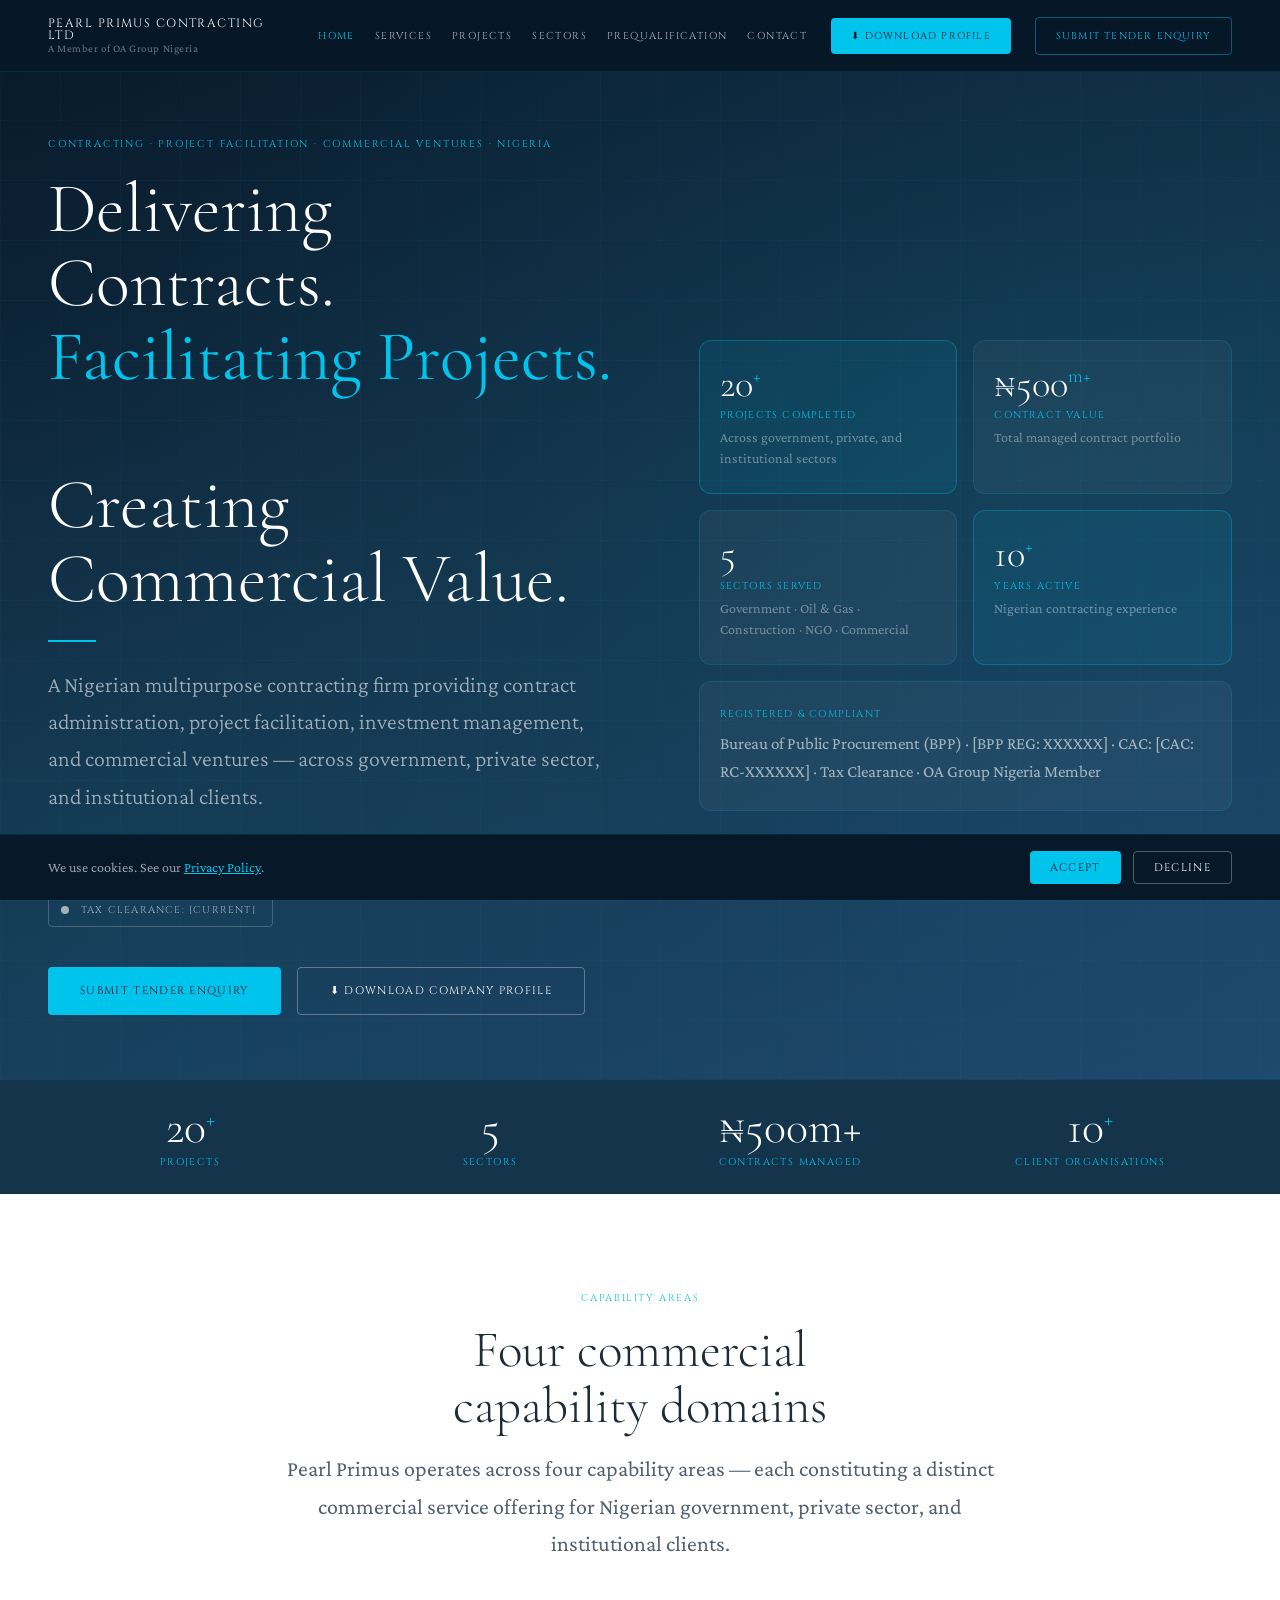
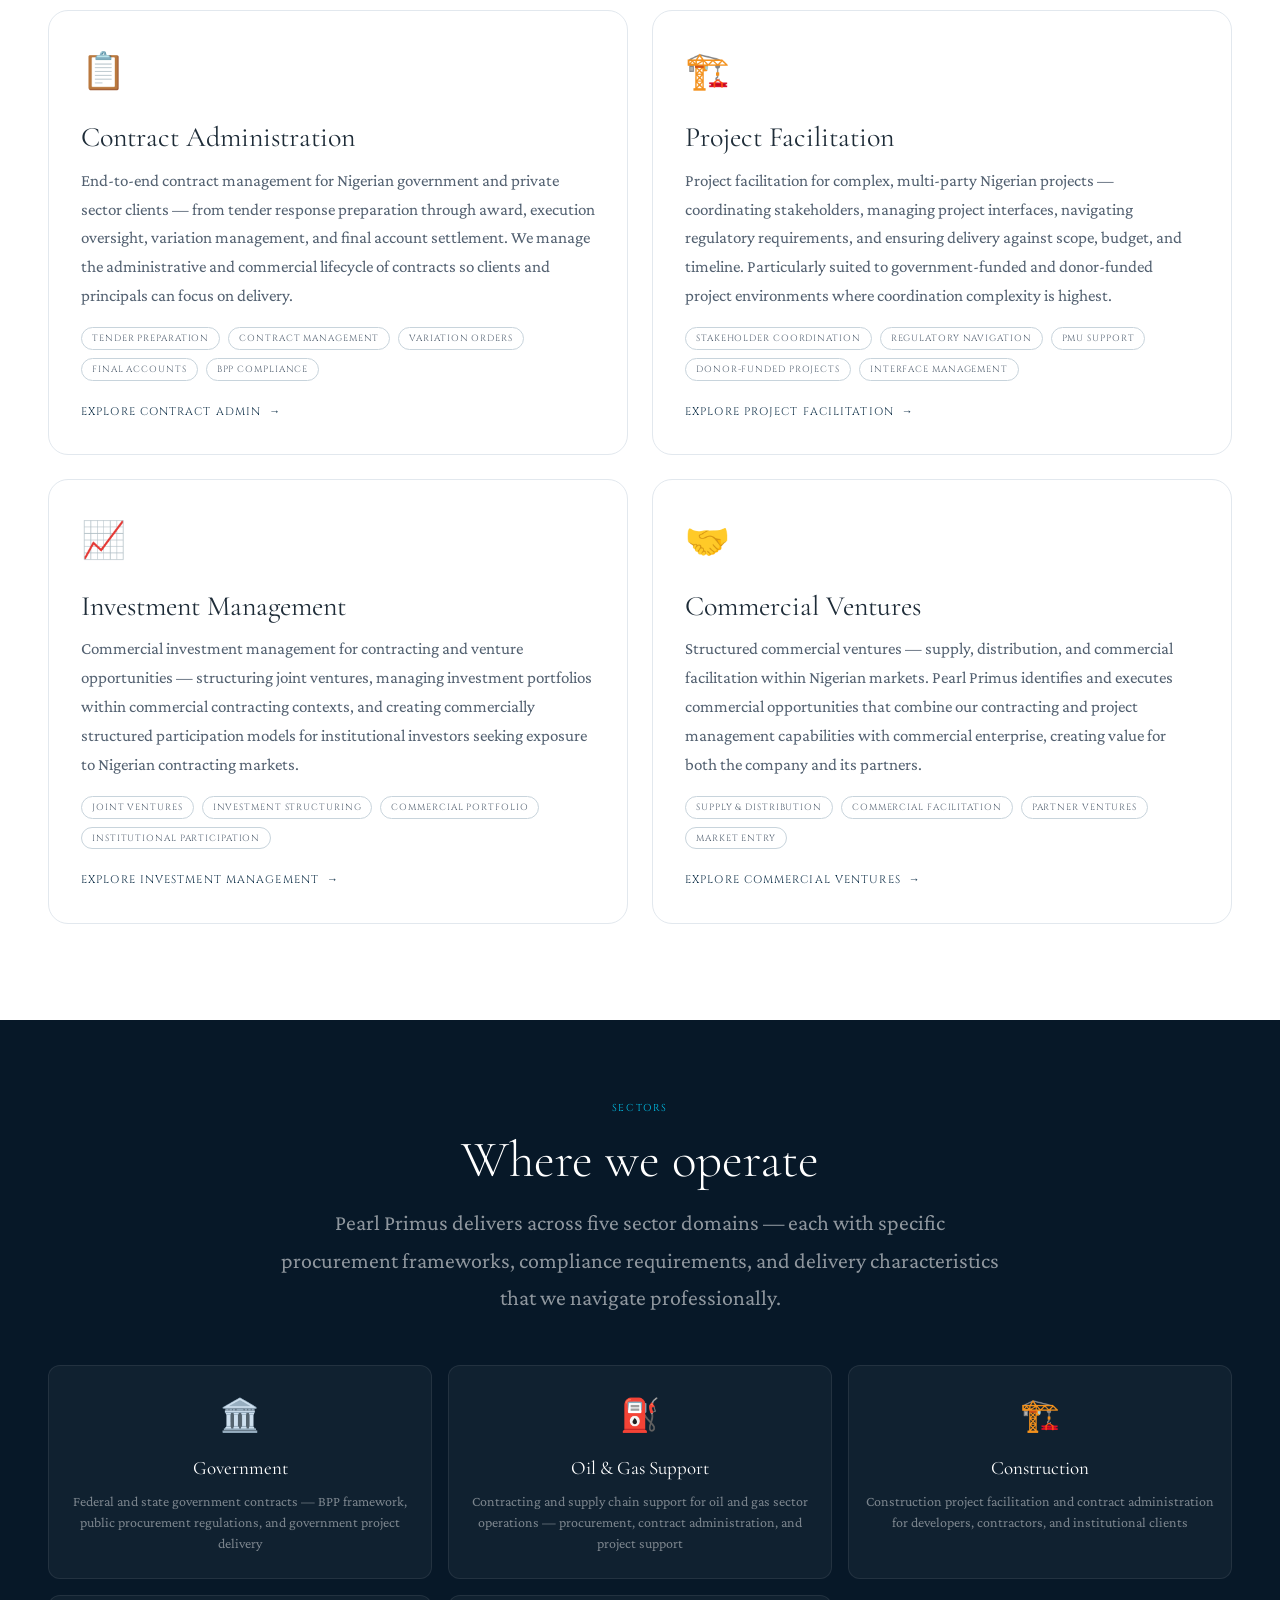
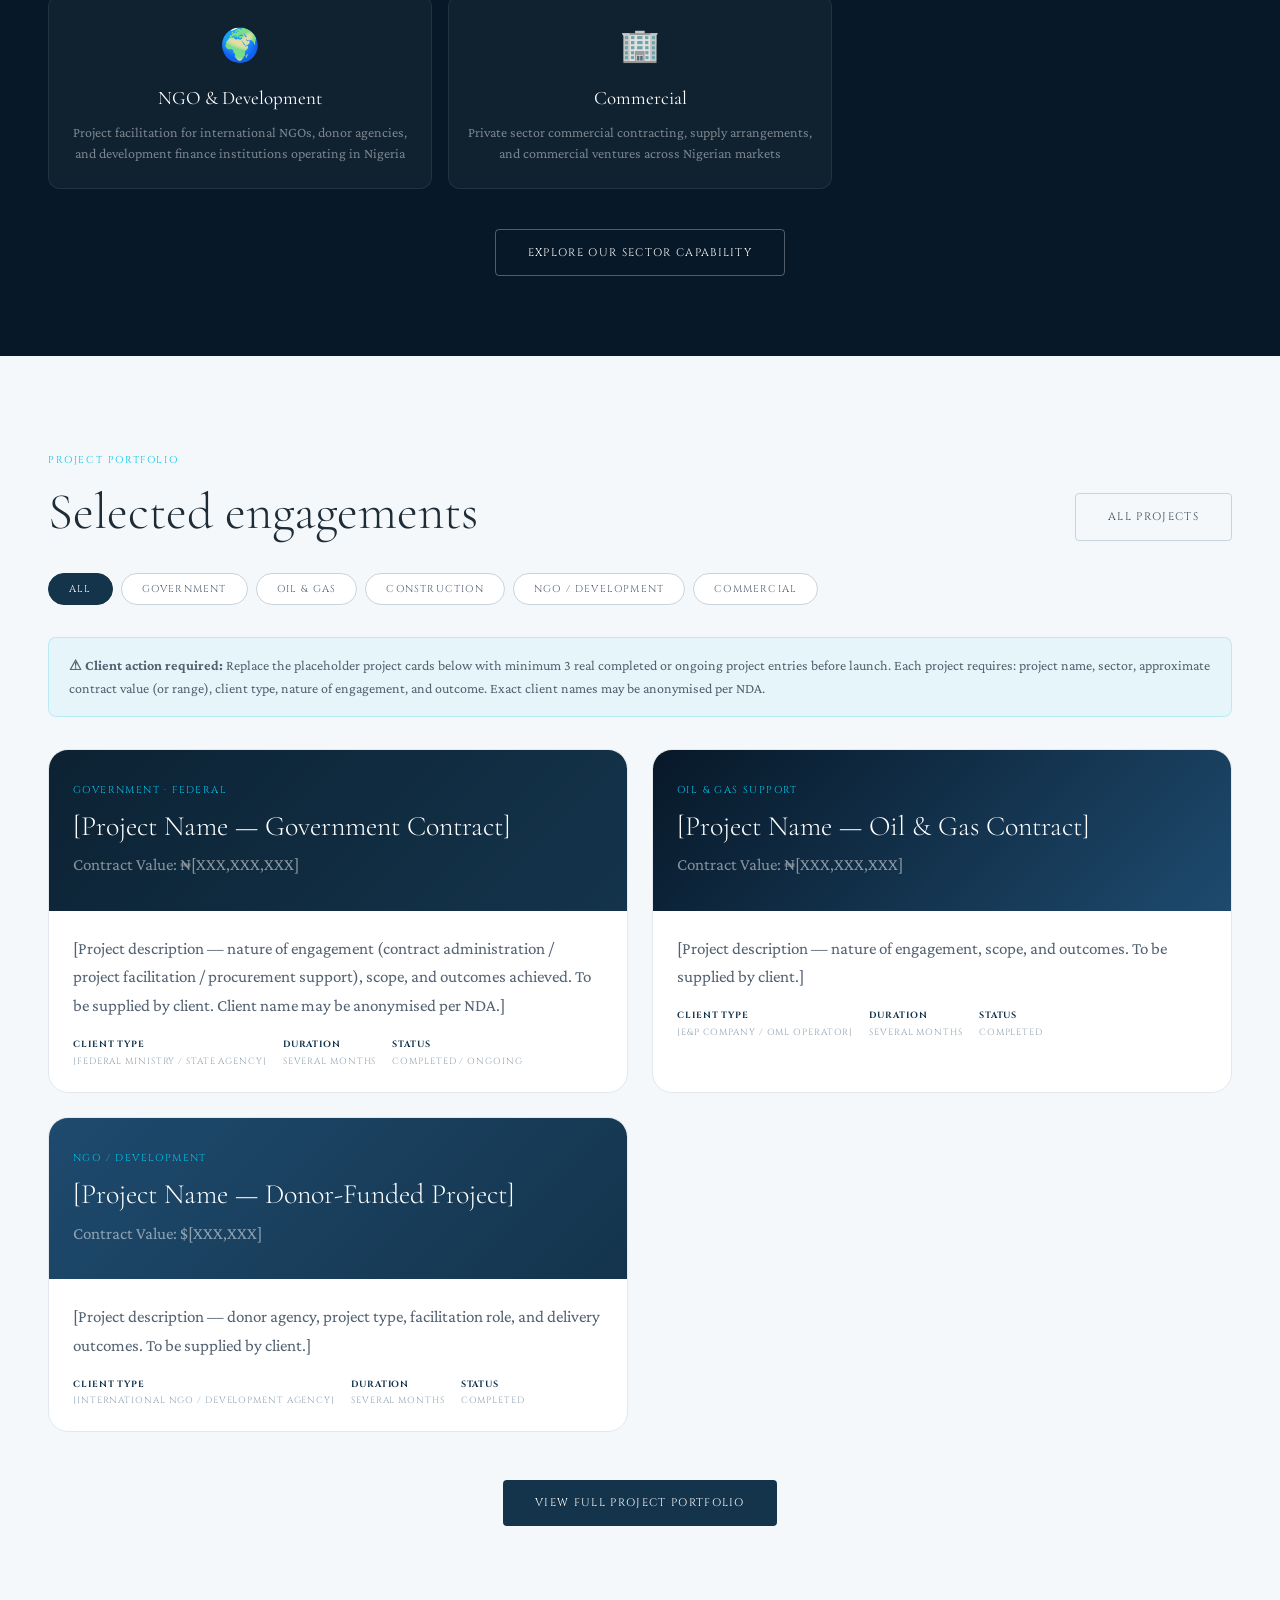
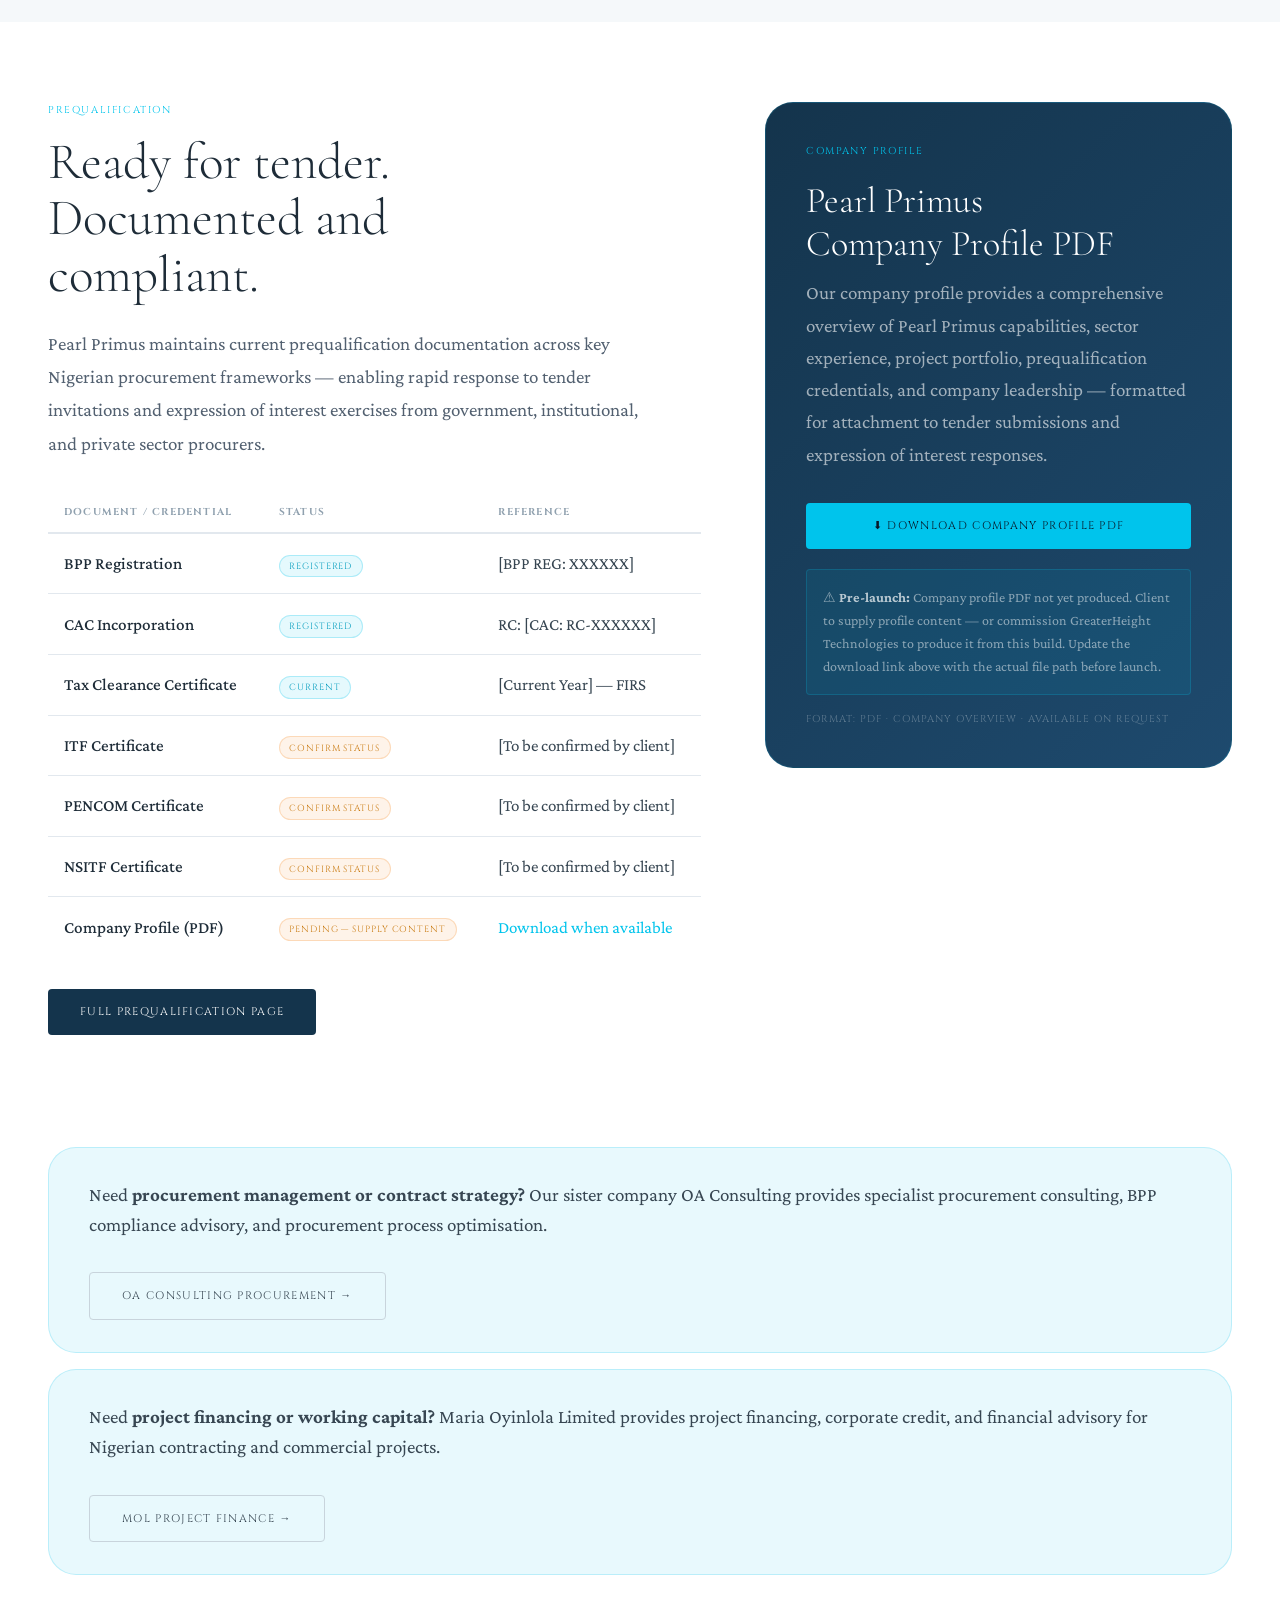
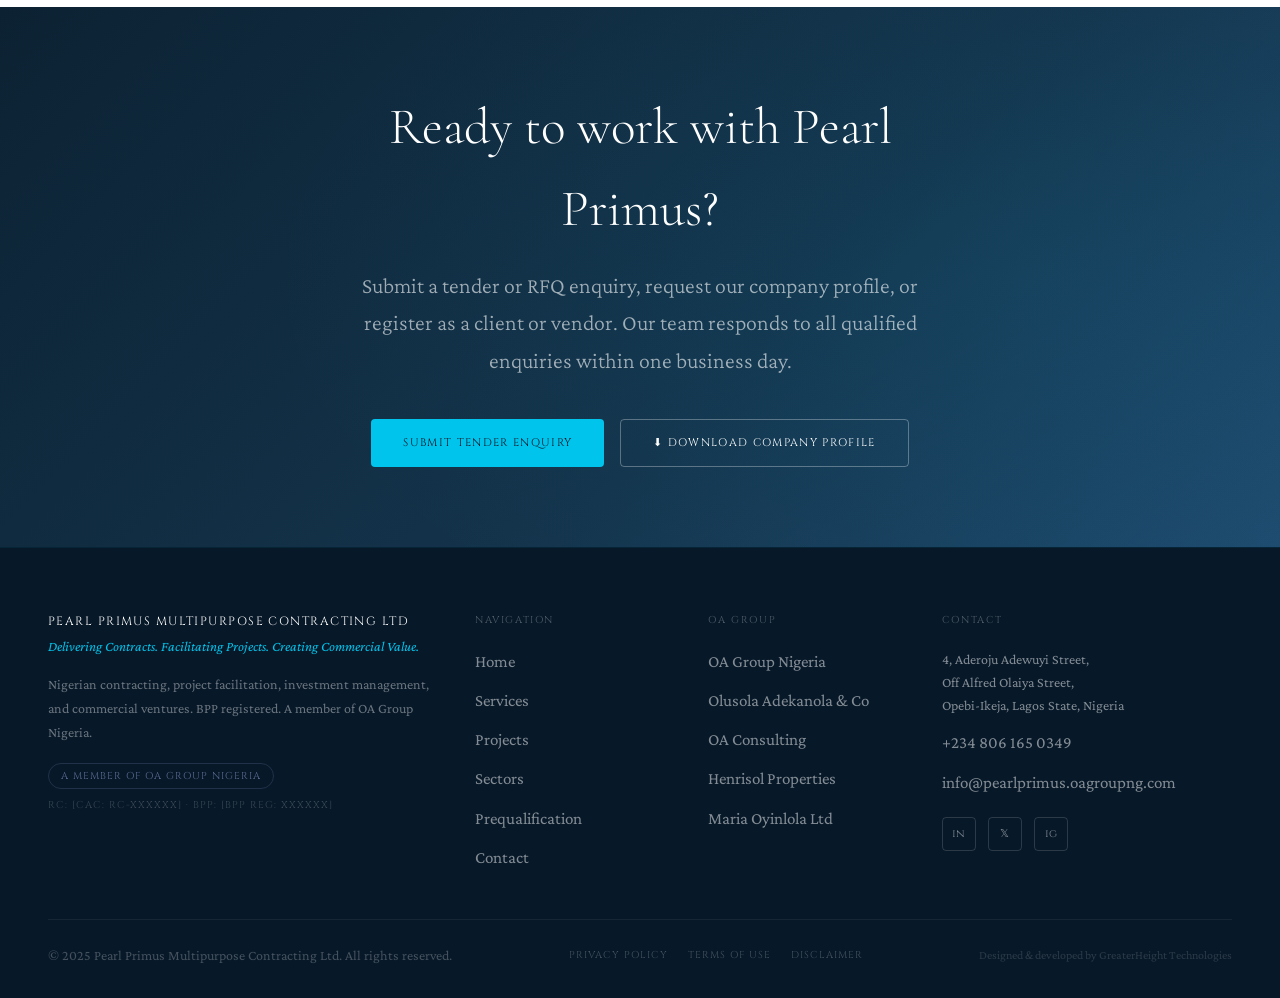
<file: index.html>
<!DOCTYPE html>
<html lang="en">
<head>
  <meta charset="UTF-8">
  <meta name="viewport" content="width=device-width, initial-scale=1.0">
  <title>Pearl Primus Multipurpose Contracting Ltd — Delivering Contracts. Facilitating Projects. Creating Commercial Value. | Nigeria</title>
  <meta name="description" content="Nigerian contracting and project facilitation — contract administration, project management, investment management, and commercial ventures. BPP registered. A member of OA Group Nigeria.">
  <link rel="canonical" href="https://pearlprimus.oagroupng.com/">
  <meta property="og:type" content="website">
  <meta property="og:title" content="Pearl Primus Multipurpose Contracting Ltd — Delivering Contracts. Facilitating Projects.">
  <meta property="og:description" content="Nigerian contracting and project facilitation — contract administration, investment management, and commercial ventures. BPP registered.">
  <meta property="og:url" content="https://pearlprimus.oagroupng.com/">
  <meta name="twitter:card" content="summary_large_image">
  <link rel="preconnect" href="https://fonts.googleapis.com">
  <link rel="preconnect" href="https://fonts.gstatic.com" crossorigin>
  <link href="https://fonts.googleapis.com/css2?family=Cinzel:wght@400;600;700&family=Cormorant+Garamond:ital,wght@0,300;0,400;0,600;1,300;1,400&family=Crimson+Pro:ital,wght@0,300;0,400;0,500;0,600;1,300;1,400&display=swap" rel="stylesheet">
  <link rel="stylesheet" href="/css/variables.css">
  <link rel="stylesheet" href="/css/styles.css">
  <link rel="stylesheet" href="/css/animations.css">
  <link rel="stylesheet" href="/css/responsive.css">
  <style>
    .hero{min-height:100vh;background:linear-gradient(160deg,var(--pp-navy-deep) 0%,var(--pp-navy) 50%,var(--pp-navy-mid) 100%);display:flex;align-items:center;padding-top:var(--nav-height);position:relative;overflow:hidden;}
    .hero::before{content:'';position:absolute;inset:0;background:radial-gradient(ellipse 70% 60% at 80% 40%,rgba(0,196,236,0.07),transparent),radial-gradient(ellipse 40% 50% at 10% 80%,rgba(0,196,236,0.04),transparent);}
    /* Grid pattern overlay */
    .hero::after{content:'';position:absolute;inset:0;background-image:linear-gradient(rgba(0,196,236,0.04) 1px,transparent 1px),linear-gradient(90deg,rgba(0,196,236,0.04) 1px,transparent 1px);background-size:60px 60px;pointer-events:none;}
    .hero__inner{position:relative;z-index:1;display:grid;grid-template-columns:1.1fr 1fr;gap:var(--sp-16);align-items:center;width:100%;max-width:var(--max-width);margin:0 auto;padding:var(--sp-16) var(--gutter);}
    .hero__eyebrow{font-family:var(--font-label);font-size:10px;letter-spacing:0.18em;text-transform:uppercase;color:var(--pp-cyan);display:block;margin-bottom:var(--sp-5);}
    .hero__headline{font-family:var(--font-display);font-size:clamp(3rem,5.5vw,5.5rem);font-weight:300;color:var(--white);line-height:1.05;margin-bottom:var(--sp-6);}
    .hero__headline strong{display:block;font-weight:400;color:var(--pp-cyan);}
    .hero__divider{width:48px;height:2px;background:var(--pp-cyan);margin-bottom:var(--sp-6);}
    .hero__sub{font-family:var(--font-body);font-size:var(--text-xl);color:rgba(255,255,255,0.6);font-weight:300;line-height:1.7;max-width:46ch;margin-bottom:var(--sp-8);}
    .hero__creds{display:flex;flex-wrap:wrap;gap:var(--sp-3);margin-bottom:var(--sp-10);}
    .hero__actions{display:flex;gap:var(--sp-4);flex-wrap:wrap;}
    /* Right panel */
    .hero__stats{display:grid;grid-template-columns:1fr 1fr;gap:var(--sp-4);}
    .hero-stat{background:rgba(255,255,255,0.04);border:1px solid rgba(0,196,236,0.15);border-radius:var(--radius-lg);padding:var(--sp-6) var(--sp-5);}
    .hero-stat--accent{background:rgba(0,196,236,0.08);border-color:rgba(0,196,236,0.3);}
    .hero-stat--span{grid-column:span 2;}
    .hero-stat__num{font-family:var(--font-display);font-size:clamp(var(--text-3xl),3vw,var(--text-4xl));font-weight:300;color:var(--white);line-height:1;margin-bottom:var(--sp-1);}
    .hero-stat__label{font-family:var(--font-label);font-size:10px;letter-spacing:0.12em;text-transform:uppercase;color:var(--pp-cyan);margin-bottom:var(--sp-1);}
    .hero-stat__desc{font-family:var(--font-body);font-size:var(--text-sm);color:rgba(255,255,255,0.4);line-height:1.5;}
    /* Metric bar */
    .metric-bar{background:var(--pp-navy);border-top:1px solid rgba(0,196,236,0.12);padding:var(--sp-6) 0;}
    .metric-bar__inner{display:grid;grid-template-columns:repeat(4,1fr);gap:var(--sp-4);text-align:center;}
    .metric-item__num{font-family:var(--font-display);font-size:var(--text-4xl);font-weight:300;color:var(--white);line-height:1;}
    .metric-item__label{font-family:var(--font-label);font-size:10px;letter-spacing:0.14em;text-transform:uppercase;color:var(--pp-cyan);margin-top:var(--sp-1);}
    /* filter tab style (reuse) */
    .filter-tab{font-family:var(--font-label);font-size:10px;letter-spacing:0.12em;text-transform:uppercase;padding:0.5rem 1.25rem;border-radius:var(--radius-full);border:1px solid var(--grey-200);background:var(--white);color:var(--grey-600);cursor:pointer;transition:all var(--duration-fast);}
    .filter-tab:hover{border-color:var(--pp-navy);color:var(--pp-navy);}
    .filter-tab.active{background:var(--pp-navy);border-color:var(--pp-navy);color:var(--white);}
    @media(max-width:1024px){.hero__inner{grid-template-columns:1fr;}.hero__stats{grid-template-columns:1fr 1fr;}.metric-bar__inner{grid-template-columns:repeat(2,1fr);}}
    @media(max-width:768px){.hero-stat--span{grid-column:span 1;}}
  </style>
  <script type="application/ld+json">
  {
    "@context": "https://schema.org",
    "@type": "ProfessionalService",
    "name": "Pearl Primus Multipurpose Contracting Ltd",
    "description": "Nigerian contracting and project facilitation company providing contract administration, project facilitation, investment management, and commercial ventures. BPP registered.",
    "url": "https://pearlprimus.oagroupng.com",
    "telephone": "+2348061650349",
    "email": "info@pearlprimus.oagroupng.com",
    "address": {
      "@type": "PostalAddress",
      "streetAddress": "4, Aderoju Adewuyi Street, Off Alfred Olaiya Street, Opebi-Ikeja",
      "addressLocality": "Lagos",
      "addressRegion": "Lagos State",
      "addressCountry": "NG"
    },
    "memberOf": { "@type": "Organization", "name": "OA Group Nigeria", "url": "https://oagroupng.com" },
    "areaServed": "Nigeria",
    "serviceType": ["Contract Administration", "Project Facilitation", "Investment Management", "Commercial Ventures"]
  }
  </script>
</head>
<body>
  <a href="#main" class="skip-link">Skip to main content</a>

  <nav class="nav" id="mainNav" role="navigation" aria-label="Main navigation">
    <div class="nav__inner">
      <a href="/" class="nav__logo" aria-label="Pearl Primus home">
        <span class="nav__logo-name">Pearl Primus Contracting Ltd</span>
        <span class="nav__logo-sub">A Member of OA Group Nigeria</span>
      </a>
      <div class="nav__links">
        <a href="/" class="nav__link nav__link--active">Home</a>
        <a href="/services/" class="nav__link">Services</a>
        <a href="/projects/" class="nav__link">Projects</a>
        <a href="/sectors/" class="nav__link">Sectors</a>
        <a href="/prequalification/" class="nav__link">Prequalification</a>
        <a href="/contact/" class="nav__link">Contact</a>
      </div>
      <a href="/prequalification/#profile" class="nav__profile">⬇ Download Profile</a>
      <a href="/contact/" class="nav__cta">Submit Tender Enquiry</a>
      <button class="nav__hamburger" id="navHamburger" aria-label="Open menu" aria-expanded="false" aria-controls="mobileMenu">
        <span></span><span></span><span></span>
      </button>
    </div>
  </nav>
  <div class="nav__mobile" id="mobileMenu" role="dialog" aria-label="Mobile navigation">
    <a href="/" class="nav__link">Home</a>
    <a href="/services/" class="nav__link">Services</a>
    <a href="/projects/" class="nav__link">Projects</a>
    <a href="/sectors/" class="nav__link">Sectors</a>
    <a href="/prequalification/" class="nav__link">Prequalification</a>
    <a href="/contact/" class="nav__link">Contact</a>
    <a href="/prequalification/#profile" class="nav__profile" style="margin-top:var(--sp-4);">⬇ Download Company Profile</a>
    <a href="/contact/" class="nav__cta" style="margin-top:var(--sp-3);">Submit Tender Enquiry</a>
  </div>

  <main id="main">

    <!-- ── HERO ── -->
    <section class="hero" aria-label="Hero">
      <div class="hero__inner">
        <div>
          <span class="hero__eyebrow">Contracting · Project Facilitation · Commercial Ventures · Nigeria</span>
          <h1 class="hero__headline">
            Delivering Contracts.<br>
            <strong>Facilitating Projects.</strong><br>
            Creating Commercial Value.
          </h1>
          <div class="hero__divider" aria-hidden="true"></div>
          <p class="hero__sub">A Nigerian multipurpose contracting firm providing contract administration, project facilitation, investment management, and commercial ventures — across government, private sector, and institutional clients.</p>

          <!-- BPP + CAC credentials -->
          <div class="hero__creds">
            <span class="cert-badge cert-badge--bpp">
              <span class="cert-badge__dot"></span>
              <!-- IMPORTANT: Replace with confirmed BPP registration number before launch -->
              BPP Registered · [BPP REG: XXXXXX]
            </span>
            <span class="cert-badge cert-badge--cac">
              <span class="cert-badge__dot"></span>
              CAC: [CAC: RC-XXXXXX]
            </span>
            <span class="cert-badge cert-badge--tax">
              <span class="cert-badge__dot"></span>
              Tax Clearance: [Current]
            </span>
          </div>

          <div class="hero__actions">
            <a href="/contact/" class="btn btn-cyan">Submit Tender Enquiry</a>
            <a href="/prequalification/#profile" class="btn btn-outline">⬇ Download Company Profile</a>
          </div>
        </div>

        <!-- Right stats panel -->
        <div class="hero__stats" aria-hidden="true">
          <div class="hero-stat hero-stat--accent">
            <div class="hero-stat__num">20<sup style="font-size:0.5em;vertical-align:super;color:var(--pp-cyan);">+</sup></div>
            <div class="hero-stat__label">Projects Completed</div>
            <div class="hero-stat__desc">Across government, private, and institutional sectors</div>
          </div>
          <div class="hero-stat">
            <div class="hero-stat__num">₦500<sup style="font-size:0.5em;vertical-align:super;color:var(--pp-cyan);">m+</sup></div>
            <div class="hero-stat__label">Contract Value</div>
            <div class="hero-stat__desc">Total managed contract portfolio</div>
          </div>
          <div class="hero-stat">
            <div class="hero-stat__num">5</div>
            <div class="hero-stat__label">Sectors Served</div>
            <div class="hero-stat__desc">Government · Oil & Gas · Construction · NGO · Commercial</div>
          </div>
          <div class="hero-stat hero-stat--accent">
            <div class="hero-stat__num">10<sup style="font-size:0.5em;vertical-align:super;color:var(--pp-cyan);">+</sup></div>
            <div class="hero-stat__label">Years Active</div>
            <div class="hero-stat__desc">Nigerian contracting experience</div>
          </div>
          <div class="hero-stat hero-stat--span">
            <div class="hero-stat__label">Registered & Compliant</div>
            <div style="font-family:var(--font-body);font-size:var(--text-base);color:rgba(255,255,255,0.6);line-height:1.65;margin-top:var(--sp-2);">
              <!-- IMPORTANT: Replace all placeholders with confirmed registration numbers -->
              Bureau of Public Procurement (BPP) · [BPP REG: XXXXXX] · CAC: [CAC: RC-XXXXXX] · Tax Clearance · OA Group Nigeria Member
            </div>
          </div>
        </div>
      </div>
    </section>

    <!-- ── CAPABILITY METRIC BAR ── -->
    <div class="metric-bar" aria-label="Capability metrics">
      <div class="container">
        <div class="metric-bar__inner">
          <div><div class="metric-item__num">20<sup style="font-size:0.5em;color:var(--pp-cyan);">+</sup></div><div class="metric-item__label">Projects</div></div>
          <div><div class="metric-item__num">5</div><div class="metric-item__label">Sectors</div></div>
          <div><div class="metric-item__num">₦500m+</div><div class="metric-item__label">Contracts Managed</div></div>
          <div><div class="metric-item__num">10<sup style="font-size:0.5em;color:var(--pp-cyan);">+</sup></div><div class="metric-item__label">Client Organisations</div></div>
        </div>
      </div>
    </div>

    <!-- ── SERVICES ── -->
    <section class="section section--lg" aria-label="Capability areas">
      <div class="container">
        <div style="text-align:center;margin-bottom:var(--sp-12);">
          <span class="section-label reveal">Capability Areas</span>
          <h2 class="section-title reveal reveal--delay-1" style="margin:0 auto var(--sp-4);">Four commercial capability domains</h2>
          <p class="lead reveal reveal--delay-2" style="margin:0 auto;text-align:center;">Pearl Primus operates across four capability areas — each constituting a distinct commercial service offering for Nigerian government, private sector, and institutional clients.</p>
        </div>
        <div class="services-grid">
          <div class="service-card reveal">
            <div class="service-card__icon">📋</div>
            <h3 class="service-card__name">Contract Administration</h3>
            <p class="service-card__desc">End-to-end contract management for Nigerian government and private sector clients — from tender response preparation through award, execution oversight, variation management, and final account settlement. We manage the administrative and commercial lifecycle of contracts so clients and principals can focus on delivery.</p>
            <div class="service-card__tags"><span class="service-tag">Tender Preparation</span><span class="service-tag">Contract Management</span><span class="service-tag">Variation Orders</span><span class="service-tag">Final Accounts</span><span class="service-tag">BPP Compliance</span></div>
            <a href="/services/" class="service-card__link">Explore Contract Admin <span>→</span></a>
          </div>
          <div class="service-card reveal reveal--delay-1">
            <div class="service-card__icon">🏗️</div>
            <h3 class="service-card__name">Project Facilitation</h3>
            <p class="service-card__desc">Project facilitation for complex, multi-party Nigerian projects — coordinating stakeholders, managing project interfaces, navigating regulatory requirements, and ensuring delivery against scope, budget, and timeline. Particularly suited to government-funded and donor-funded project environments where coordination complexity is highest.</p>
            <div class="service-card__tags"><span class="service-tag">Stakeholder Coordination</span><span class="service-tag">Regulatory Navigation</span><span class="service-tag">PMU Support</span><span class="service-tag">Donor-Funded Projects</span><span class="service-tag">Interface Management</span></div>
            <a href="/services/" class="service-card__link">Explore Project Facilitation <span>→</span></a>
          </div>
          <div class="service-card reveal">
            <div class="service-card__icon">📈</div>
            <h3 class="service-card__name">Investment Management</h3>
            <p class="service-card__desc">Commercial investment management for contracting and venture opportunities — structuring joint ventures, managing investment portfolios within commercial contracting contexts, and creating commercially structured participation models for institutional investors seeking exposure to Nigerian contracting markets.</p>
            <div class="service-card__tags"><span class="service-tag">Joint Ventures</span><span class="service-tag">Investment Structuring</span><span class="service-tag">Commercial Portfolio</span><span class="service-tag">Institutional Participation</span></div>
            <a href="/services/" class="service-card__link">Explore Investment Management <span>→</span></a>
          </div>
          <div class="service-card reveal reveal--delay-1">
            <div class="service-card__icon">🤝</div>
            <h3 class="service-card__name">Commercial Ventures</h3>
            <p class="service-card__desc">Structured commercial ventures — supply, distribution, and commercial facilitation within Nigerian markets. Pearl Primus identifies and executes commercial opportunities that combine our contracting and project management capabilities with commercial enterprise, creating value for both the company and its partners.</p>
            <div class="service-card__tags"><span class="service-tag">Supply & Distribution</span><span class="service-tag">Commercial Facilitation</span><span class="service-tag">Partner Ventures</span><span class="service-tag">Market Entry</span></div>
            <a href="/services/" class="service-card__link">Explore Commercial Ventures <span>→</span></a>
          </div>
        </div>
      </div>
    </section>

    <!-- ── SECTORS ── -->
    <section class="section" style="background:var(--dark-bg);" aria-label="Sectors served">
      <div class="container">
        <div style="text-align:center;margin-bottom:var(--sp-12);">
          <span class="section-label reveal">Sectors</span>
          <h2 class="section-title section-title--light reveal reveal--delay-1" style="margin:0 auto var(--sp-4);">Where we operate</h2>
          <p class="lead reveal reveal--delay-2" style="margin:0 auto;text-align:center;color:rgba(255,255,255,0.55);">Pearl Primus delivers across five sector domains — each with specific procurement frameworks, compliance requirements, and delivery characteristics that we navigate professionally.</p>
        </div>
        <div class="sectors-grid">
          <div class="sector-card reveal">
            <div class="sector-card__icon">🏛️</div>
            <div class="sector-card__name">Government</div>
            <p class="sector-card__desc">Federal and state government contracts — BPP framework, public procurement regulations, and government project delivery</p>
          </div>
          <div class="sector-card reveal reveal--delay-1">
            <div class="sector-card__icon">⛽</div>
            <div class="sector-card__name">Oil & Gas Support</div>
            <p class="sector-card__desc">Contracting and supply chain support for oil and gas sector operations — procurement, contract administration, and project support</p>
          </div>
          <div class="sector-card reveal reveal--delay-2">
            <div class="sector-card__icon">🏗️</div>
            <div class="sector-card__name">Construction</div>
            <p class="sector-card__desc">Construction project facilitation and contract administration for developers, contractors, and institutional clients</p>
          </div>
          <div class="sector-card reveal reveal--delay-3">
            <div class="sector-card__icon">🌍</div>
            <div class="sector-card__name">NGO & Development</div>
            <p class="sector-card__desc">Project facilitation for international NGOs, donor agencies, and development finance institutions operating in Nigeria</p>
          </div>
          <div class="sector-card reveal reveal--delay-4">
            <div class="sector-card__icon">🏢</div>
            <div class="sector-card__name">Commercial</div>
            <p class="sector-card__desc">Private sector commercial contracting, supply arrangements, and commercial ventures across Nigerian markets</p>
          </div>
        </div>
        <div style="text-align:center;margin-top:var(--sp-10);">
          <a href="/sectors/" class="btn btn-outline">Explore Our Sector Capability</a>
        </div>
      </div>
    </section>

    <!-- ── PROJECT PORTFOLIO ── -->
    <section class="section section--lg" style="background:var(--off-white);" aria-label="Project portfolio">
      <div class="container">
        <div style="display:flex;justify-content:space-between;align-items:flex-end;margin-bottom:var(--sp-8);flex-wrap:wrap;gap:var(--sp-4);">
          <div>
            <span class="section-label reveal">Project Portfolio</span>
            <h2 class="section-title reveal reveal--delay-1" style="margin-bottom:0;">Selected engagements</h2>
          </div>
          <a href="/projects/" class="btn btn-secondary reveal">All Projects</a>
        </div>

        <!-- Filter tabs -->
        <div style="display:flex;gap:var(--sp-2);flex-wrap:wrap;margin-bottom:var(--sp-8);" role="group" aria-label="Filter by sector">
          <button class="filter-tab active" data-filter="all">All</button>
          <button class="filter-tab" data-filter="government">Government</button>
          <button class="filter-tab" data-filter="oilgas">Oil & Gas</button>
          <button class="filter-tab" data-filter="construction">Construction</button>
          <button class="filter-tab" data-filter="ngo">NGO / Development</button>
          <button class="filter-tab" data-filter="commercial">Commercial</button>
        </div>

        <!-- IMPORTANT: Replace all placeholder project cards with real project data before launch -->
        <div style="background:rgba(0,196,236,0.06);border:1px solid rgba(0,196,236,0.2);border-radius:var(--radius-md);padding:var(--sp-4) var(--sp-5);margin-bottom:var(--sp-8);">
          <p style="font-family:var(--font-body);font-size:var(--text-sm);color:var(--grey-600);line-height:1.65;"><strong>⚠ Client action required:</strong> Replace the placeholder project cards below with minimum 3 real completed or ongoing project entries before launch. Each project requires: project name, sector, approximate contract value (or range), client type, nature of engagement, and outcome. Exact client names may be anonymised per NDA.</p>
        </div>

        <div class="projects-grid" id="projectsGrid">
          <article class="project-card reveal" data-sector="government">
            <div class="project-card__header">
              <div class="project-card__sector">Government · Federal</div>
              <div class="project-card__name">[Project Name — Government Contract]</div>
              <div class="project-card__value">Contract Value: ₦[XXX,XXX,XXX]</div>
            </div>
            <div class="project-card__body">
              <p class="project-card__desc">[Project description — nature of engagement (contract administration / project facilitation / procurement support), scope, and outcomes achieved. To be supplied by client. Client name may be anonymised per NDA.]</p>
              <div class="project-card__meta">
                <div class="project-card__meta-item"><strong>Client Type</strong>[Federal Ministry / State Agency]</div>
                <div class="project-card__meta-item"><strong>Duration</strong>Several months</div>
                <div class="project-card__meta-item"><strong>Status</strong>Completed / Ongoing</div>
              </div>
            </div>
          </article>

          <article class="project-card reveal reveal--delay-1" data-sector="oilgas">
            <div class="project-card__header" style="background:linear-gradient(135deg,var(--pp-navy-deep),var(--pp-navy-mid));">
              <div class="project-card__sector">Oil & Gas Support</div>
              <div class="project-card__name">[Project Name — Oil & Gas Contract]</div>
              <div class="project-card__value">Contract Value: ₦[XXX,XXX,XXX]</div>
            </div>
            <div class="project-card__body">
              <p class="project-card__desc">[Project description — nature of engagement, scope, and outcomes. To be supplied by client.]</p>
              <div class="project-card__meta">
                <div class="project-card__meta-item"><strong>Client Type</strong>[E&P Company / OML Operator]</div>
                <div class="project-card__meta-item"><strong>Duration</strong>Several months</div>
                <div class="project-card__meta-item"><strong>Status</strong>Completed</div>
              </div>
            </div>
          </article>

          <article class="project-card reveal reveal--delay-2" data-sector="ngo">
            <div class="project-card__header" style="background:linear-gradient(135deg,#1E4A6E,var(--pp-navy));">
              <div class="project-card__sector">NGO / Development</div>
              <div class="project-card__name">[Project Name — Donor-Funded Project]</div>
              <div class="project-card__value">Contract Value: $[XXX,XXX]</div>
            </div>
            <div class="project-card__body">
              <p class="project-card__desc">[Project description — donor agency, project type, facilitation role, and delivery outcomes. To be supplied by client.]</p>
              <div class="project-card__meta">
                <div class="project-card__meta-item"><strong>Client Type</strong>[International NGO / Development Agency]</div>
                <div class="project-card__meta-item"><strong>Duration</strong>Several months</div>
                <div class="project-card__meta-item"><strong>Status</strong>Completed</div>
              </div>
            </div>
          </article>
        </div>

        <div style="text-align:center;margin-top:var(--sp-12);">
          <a href="/projects/" class="btn btn-navy">View Full Project Portfolio</a>
        </div>
      </div>
    </section>

    <!-- ── PREQUALIFICATION SUMMARY ── -->
    <section class="section" aria-label="Prequalification and compliance">
      <div class="container">
        <div class="two-col two-col--wide">
          <div>
            <span class="section-label reveal">Prequalification</span>
            <h2 class="section-title reveal reveal--delay-1">Ready for tender. Documented and compliant.</h2>
            <p class="section-body reveal reveal--delay-2" style="margin-bottom:var(--sp-8);">Pearl Primus maintains current prequalification documentation across key Nigerian procurement frameworks — enabling rapid response to tender invitations and expression of interest exercises from government, institutional, and private sector procurers.</p>
            <div class="reveal reveal--delay-3">
              <table class="preq-table">
                <thead><tr><th>Document / Credential</th><th>Status</th><th>Reference</th></tr></thead>
                <tbody>
                  <tr>
                    <td>BPP Registration</td>
                    <!-- IMPORTANT: Replace with confirmed BPP number or "Pending — [Application Date]" -->
                    <td><span class="preq-status preq-status--available">Registered</span></td>
                    <td>[BPP REG: XXXXXX]</td>
                  </tr>
                  <tr>
                    <td>CAC Incorporation</td>
                    <td><span class="preq-status preq-status--available">Registered</span></td>
                    <td>RC: [CAC: RC-XXXXXX]</td>
                  </tr>
                  <tr>
                    <td>Tax Clearance Certificate</td>
                    <!-- IMPORTANT: Replace with current validity year -->
                    <td><span class="preq-status preq-status--available">Current</span></td>
                    <td>[Current Year] — FIRS</td>
                  </tr>
                  <tr>
                    <td>ITF Certificate</td>
                    <td><span class="preq-status preq-status--pending">Confirm Status</span></td>
                    <td>[To be confirmed by client]</td>
                  </tr>
                  <tr>
                    <td>PENCOM Certificate</td>
                    <td><span class="preq-status preq-status--pending">Confirm Status</span></td>
                    <td>[To be confirmed by client]</td>
                  </tr>
                  <tr>
                    <td>NSITF Certificate</td>
                    <td><span class="preq-status preq-status--pending">Confirm Status</span></td>
                    <td>[To be confirmed by client]</td>
                  </tr>
                  <tr>
                    <td>Company Profile (PDF)</td>
                    <td><span class="preq-status preq-status--pending">Pending — supply content</span></td>
                    <td><a href="/prequalification/#profile" style="color:var(--pp-cyan);">Download when available</a></td>
                  </tr>
                </tbody>
              </table>
            </div>
            <div style="margin-top:var(--sp-8);">
              <a href="/prequalification/" class="btn btn-navy">Full Prequalification Page</a>
            </div>
          </div>

          <!-- Download box -->
          <div class="reveal reveal--delay-1">
            <div class="download-box" id="profile">
              <div style="font-family:var(--font-label);font-size:10px;letter-spacing:0.14em;text-transform:uppercase;color:var(--pp-cyan);margin-bottom:var(--sp-5);">Company Profile</div>
              <div class="download-box__title">Pearl Primus<br>Company Profile PDF</div>
              <div class="download-box__sub">Our company profile provides a comprehensive overview of Pearl Primus capabilities, sector experience, project portfolio, prequalification credentials, and company leadership — formatted for attachment to tender submissions and expression of interest responses.</div>
              <!-- IMPORTANT: Replace #profile-placeholder with the actual PDF path when the company profile document is produced -->
              <!-- Profile PDF must be prepared by the client and uploaded to the server -->
              <a href="#profile-placeholder" class="btn btn-cyan" style="width:100%;justify-content:center;" onclick="return false;">
                ⬇ Download Company Profile PDF
              </a>
              <!-- Remove the notice below when the PDF is uploaded -->
              <div style="background:rgba(0,196,236,0.08);border:1px solid rgba(0,196,236,0.2);border-radius:var(--radius-sm);padding:var(--sp-4);margin-top:var(--sp-5);">
                <p style="font-family:var(--font-body);font-size:var(--text-sm);color:rgba(255,255,255,0.5);line-height:1.65;">⚠ <strong style="color:rgba(255,255,255,0.7);">Pre-launch:</strong> Company profile PDF not yet produced. Client to supply profile content — or commission GreaterHeight Technologies to produce it from this build. Update the download link above with the actual file path before launch.</p>
              </div>
              <div class="download-box__meta">Format: PDF · Company overview · Available on request</div>
            </div>
          </div>
        </div>
      </div>
    </section>

    <!-- ── CROSS-REFERRALS ── -->
    <section style="padding-block:var(--sp-8);" aria-label="Group cross-referrals">
      <div class="container" style="display:flex;flex-direction:column;gap:var(--sp-4);">
        <div class="cross-referral reveal">
          <p class="cross-referral__text">Need <strong>procurement management or contract strategy?</strong> Our sister company OA Consulting provides specialist procurement consulting, BPP compliance advisory, and procurement process optimisation.</p>
          <a href="https://oaconsulting.oagroupng.com" class="btn btn-secondary" target="_blank" rel="noopener">OA Consulting Procurement →</a>
        </div>
        <div class="cross-referral reveal">
          <p class="cross-referral__text">Need <strong>project financing or working capital?</strong> Maria Oyinlola Limited provides project financing, corporate credit, and financial advisory for Nigerian contracting and commercial projects.</p>
          <a href="https://mol.oagroupng.com" class="btn btn-secondary" target="_blank" rel="noopener">MOL Project Finance →</a>
        </div>
      </div>
    </section>

    <!-- ── CTA ── -->
    <section class="cta-banner" aria-label="Call to action">
      <div class="cta-banner__content">
        <h2 class="cta-banner__title reveal">Ready to work with Pearl Primus?</h2>
        <p class="cta-banner__sub reveal reveal--delay-1">Submit a tender or RFQ enquiry, request our company profile, or register as a client or vendor. Our team responds to all qualified enquiries within one business day.</p>
        <div class="cta-banner__actions reveal reveal--delay-2">
          <a href="/contact/" class="btn btn-cyan">Submit Tender Enquiry</a>
          <a href="/prequalification/#profile" class="btn btn-outline">⬇ Download Company Profile</a>
        </div>
      </div>
    </section>

  </main>

  <!-- Footer -->
  <footer class="footer" role="contentinfo">
    <div class="container">
      <div class="footer__grid">
        <div>
          <div class="footer__brand-name">Pearl Primus Multipurpose Contracting Ltd</div>
          <div class="footer__brand-tag">Delivering Contracts. Facilitating Projects. Creating Commercial Value.</div>
          <p class="footer__desc">Nigerian contracting, project facilitation, investment management, and commercial ventures. BPP registered. A member of OA Group Nigeria.</p>
          <a href="https://oagroupng.com" class="footer__group-badge" target="_blank" rel="noopener">A Member of OA Group Nigeria</a>
          <div class="footer__cac">RC: [CAC: RC-XXXXXX] · BPP: [BPP REG: XXXXXX]</div>
        </div>
        <div>
          <div class="footer__col-title">Navigation</div>
          <nav class="footer__links">
            <a href="/" class="footer__link">Home</a>
            <a href="/services/" class="footer__link">Services</a>
            <a href="/projects/" class="footer__link">Projects</a>
            <a href="/sectors/" class="footer__link">Sectors</a>
            <a href="/prequalification/" class="footer__link">Prequalification</a>
            <a href="/contact/" class="footer__link">Contact</a>
          </nav>
        </div>
        <div>
          <div class="footer__col-title">OA Group</div>
          <nav class="footer__links">
            <a href="https://oagroupng.com" class="footer__link" target="_blank" rel="noopener">OA Group Nigeria</a>
            <a href="https://olusola-adekanola.oagroupng.com" class="footer__link" target="_blank" rel="noopener">Olusola Adekanola & Co</a>
            <a href="https://oaconsulting.oagroupng.com" class="footer__link" target="_blank" rel="noopener">OA Consulting</a>
            <a href="https://henrisol.oagroupng.com" class="footer__link" target="_blank" rel="noopener">Henrisol Properties</a>
            <a href="https://mol.oagroupng.com" class="footer__link" target="_blank" rel="noopener">Maria Oyinlola Ltd</a>
          </nav>
        </div>
        <div>
          <div class="footer__col-title">Contact</div>
          <address style="font-style:normal;">
            <p class="footer__contact-item">4, Aderoju Adewuyi Street,<br>Off Alfred Olaiya Street,<br>Opebi-Ikeja, Lagos State, Nigeria</p>
            <p class="footer__contact-item"><a href="tel:+2348061650349" class="footer__link">+234 806 165 0349</a></p>
            <p class="footer__contact-item"><a href="mailto:info@pearlprimus.oagroupng.com" class="footer__link">info@pearlprimus.oagroupng.com</a></p>
          </address>
          <div class="footer__socials">
            <a href="https://linkedin.com/company/oagroupng" class="footer__social" aria-label="LinkedIn" target="_blank" rel="noopener">in</a>
            <a href="https://x.com/oagroupng" class="footer__social" aria-label="X" target="_blank" rel="noopener">𝕏</a>
            <a href="https://instagram.com/oagroupng" class="footer__social" aria-label="Instagram" target="_blank" rel="noopener">ig</a>
          </div>
        </div>
      </div>
      <div class="footer__bottom">
        <p class="footer__copy">© 2025 Pearl Primus Multipurpose Contracting Ltd. All rights reserved.</p>
        <nav class="footer__legal">
          <a href="/privacy/">Privacy Policy</a>
          <a href="/terms/">Terms of Use</a>
          <a href="/disclaimer/">Disclaimer</a>
        </nav>
        <p class="footer__dev">Designed & developed by GreaterHeight Technologies</p>
      </div>
    </div>
  </footer>

  <button id="backToTop" aria-label="Back to top" style="position:fixed;bottom:2rem;right:2rem;width:44px;height:44px;border-radius:50%;background:var(--pp-cyan);border:none;color:var(--pp-navy-deep);font-size:18px;display:flex;align-items:center;justify-content:center;opacity:0;pointer-events:none;transition:opacity 0.3s;z-index:500;cursor:pointer;font-weight:700;">↑</button>

  <div class="cookie-banner" id="cookieBanner">
    <p class="cookie-banner__text">We use cookies. See our <a href="/privacy/" style="color:var(--pp-cyan);text-decoration:underline;">Privacy Policy</a>.</p>
    <div class="cookie-banner__actions">
      <button id="cookieAccept" class="btn btn-cyan" style="padding:0.5rem 1.25rem;font-size:11px;">Accept</button>
      <button id="cookieDecline" class="btn btn-outline" style="padding:0.5rem 1.25rem;font-size:11px;">Decline</button>
    </div>
  </div>

  <script src="/js/navigation.js" defer></script>
  <script src="/js/main.js" defer></script>
</body>
</html>
</file>
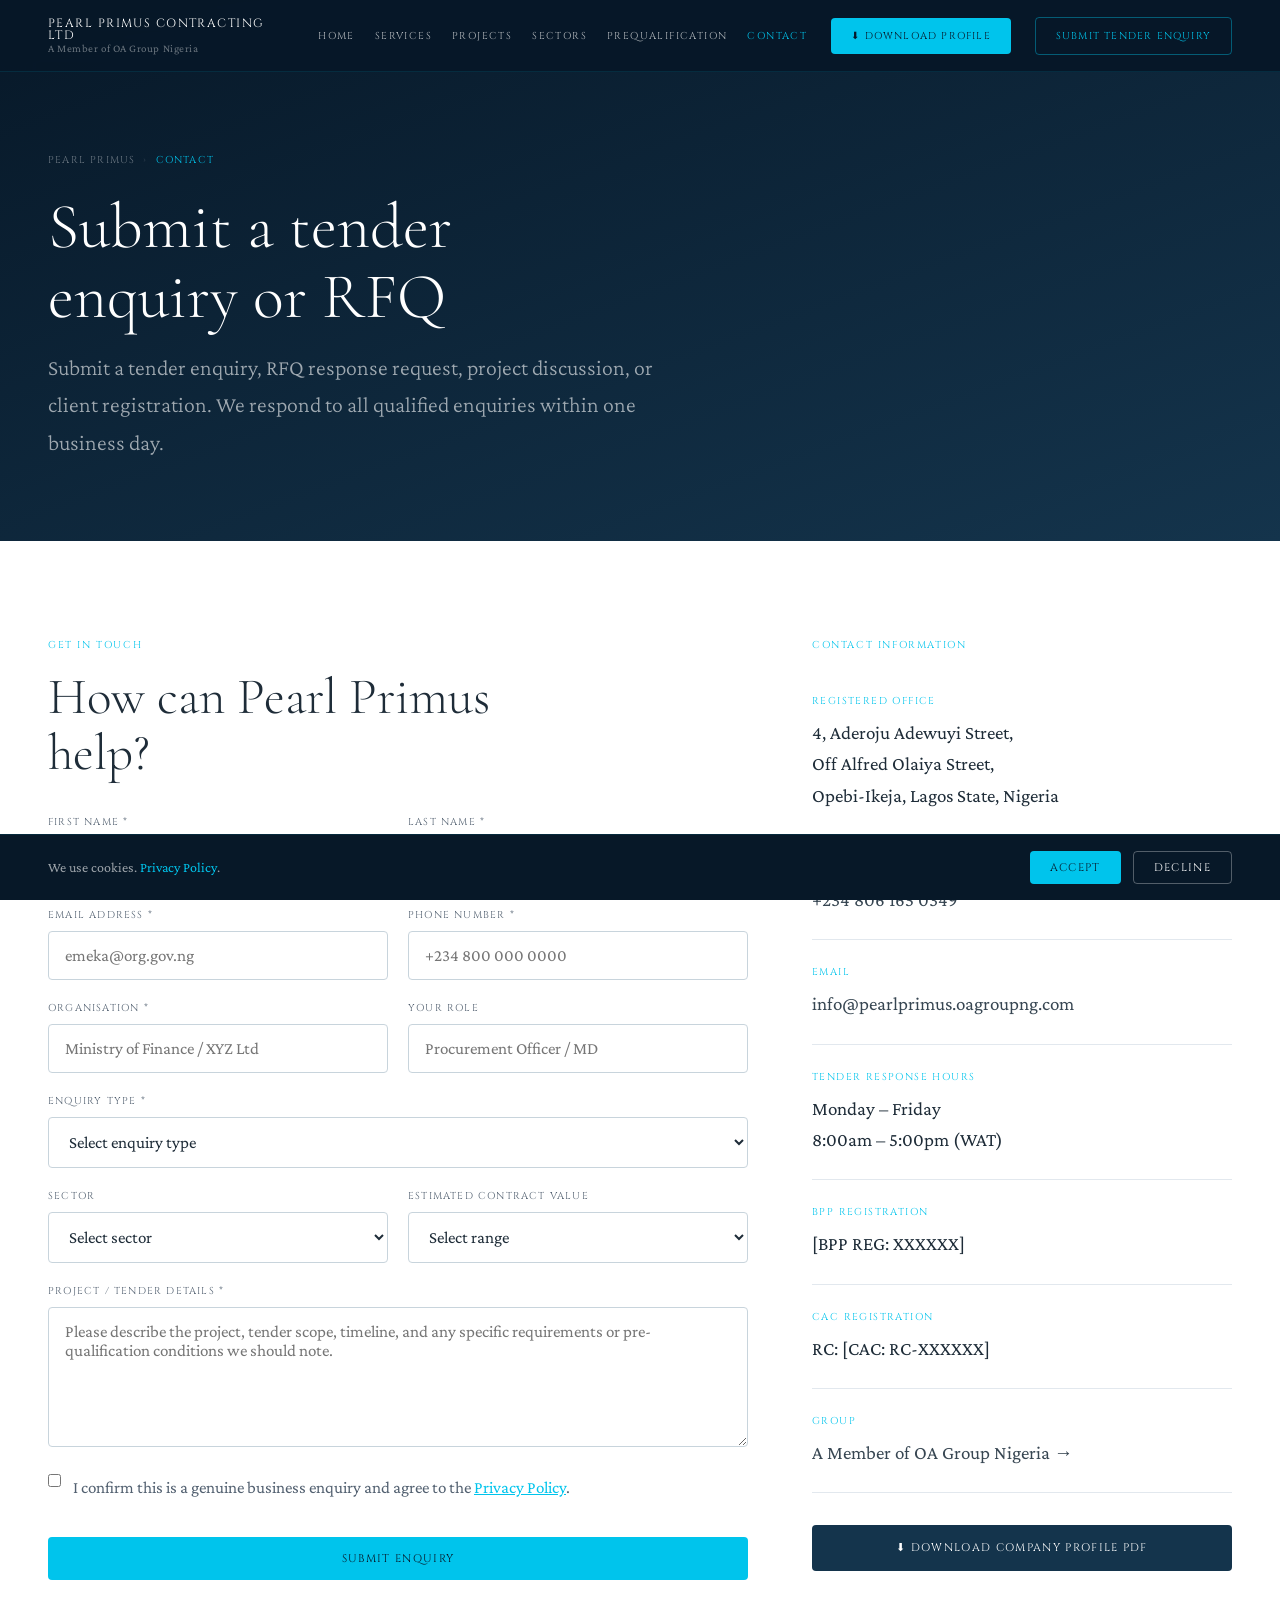
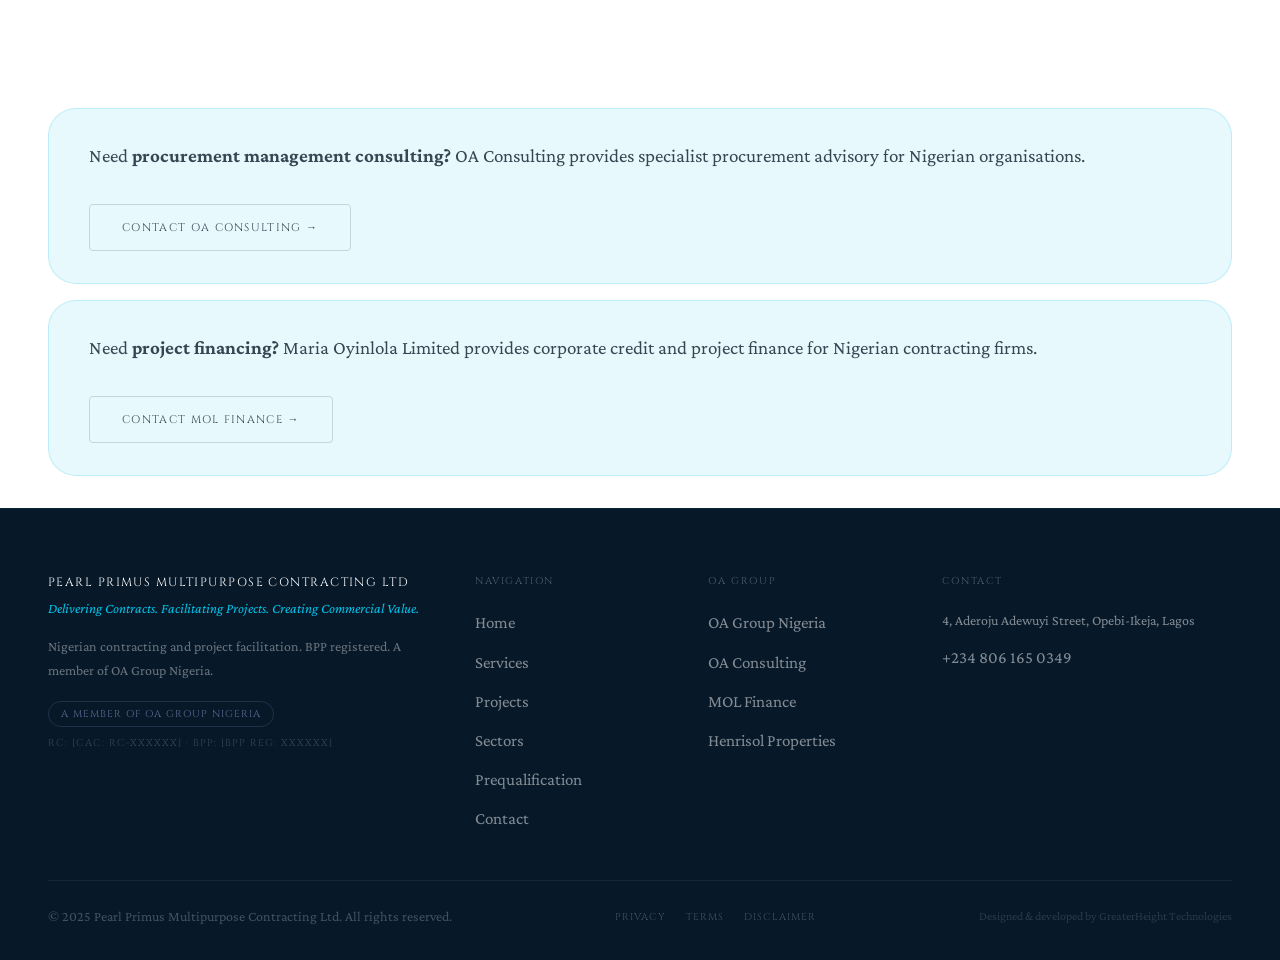
<file: contact/index.html>
<!DOCTYPE html>
<html lang="en">
<head>
  <meta charset="UTF-8"><meta name="viewport" content="width=device-width, initial-scale=1.0">
  <title>Contact — Pearl Primus | Submit Tender Enquiry | Lagos</title>
  <meta name="description" content="Submit a tender enquiry, RFQ, or project discussion to Pearl Primus Multipurpose Contracting Ltd — Lagos, Nigeria.">
  <link rel="canonical" href="https://pearlprimus.oagroupng.com/contact/">
  <link rel="preconnect" href="https://fonts.googleapis.com"><link rel="preconnect" href="https://fonts.gstatic.com" crossorigin>
  <link href="https://fonts.googleapis.com/css2?family=Cinzel:wght@400;600;700&family=Cormorant+Garamond:ital,wght@0,300;0,400;0,600;1,300;1,400&family=Crimson+Pro:ital,wght@0,300;0,400;0,500;0,600;1,300;1,400&display=swap" rel="stylesheet">
  <link rel="stylesheet" href="/css/variables.css"><link rel="stylesheet" href="/css/styles.css"><link rel="stylesheet" href="/css/animations.css"><link rel="stylesheet" href="/css/responsive.css">
  <style>
    .page-hero{background:linear-gradient(160deg,var(--pp-navy-deep) 0%,var(--pp-navy) 100%);padding-top:calc(var(--nav-height) + var(--sp-20));padding-bottom:var(--sp-20);}
    .contact-layout{display:grid;grid-template-columns:2fr 1.2fr;gap:var(--sp-16);align-items:start;}
    .contact-info-item{padding:var(--sp-6) 0;border-bottom:1px solid var(--grey-100);}
    .contact-info-item:last-child{border-bottom:none;}
    .contact-info-label{font-family:var(--font-label);font-size:10px;letter-spacing:0.14em;text-transform:uppercase;color:var(--pp-cyan);margin-bottom:var(--sp-2);}
    .contact-info-value{font-family:var(--font-body);font-size:var(--text-lg);color:var(--grey-800);line-height:1.65;}
    .contact-info-value a{color:var(--grey-700);transition:color .2s;}
    .contact-info-value a:hover{color:var(--pp-cyan);}
    .sector-detail{padding:var(--sp-10) 0;border-bottom:1px solid var(--grey-100);display:grid;grid-template-columns:80px 1fr;gap:var(--sp-8);align-items:start;}
    .sector-detail:last-child{border-bottom:none;}
    .sector-detail__icon{font-size:3rem;}
    .sector-detail__name{font-family:var(--font-display);font-size:var(--text-3xl);font-weight:400;color:var(--grey-800);margin-bottom:var(--sp-3);line-height:1.2;}
    .sector-detail__desc{font-family:var(--font-body);font-size:var(--text-lg);color:var(--grey-600);line-height:1.75;margin-bottom:var(--sp-4);}
    .preq-section{margin-bottom:var(--sp-12);}
    .preq-section-title{font-family:var(--font-display);font-size:var(--text-2xl);font-weight:400;color:var(--grey-800);margin-bottom:var(--sp-5);}
    .form-success{display:none;text-align:center;padding:var(--sp-12);}
    .form-success h3{font-family:var(--font-display);font-size:var(--text-3xl);color:var(--pp-navy);margin-bottom:var(--sp-4);}
    @media(max-width:1024px){.contact-layout{grid-template-columns:1fr;}.sector-detail{grid-template-columns:1fr;}}
  </style>
</head>
<body>
<a href="#main" class="skip-link">Skip to main content</a>
<nav class="nav" id="mainNav" role="navigation" aria-label="Main navigation"><div class="nav__inner"><a href="/" class="nav__logo"><span class="nav__logo-name">Pearl Primus Contracting Ltd</span><span class="nav__logo-sub">A Member of OA Group Nigeria</span></a><div class="nav__links"><a href="/" class="nav__link">Home</a><a href="/services/" class="nav__link">Services</a><a href="/projects/" class="nav__link">Projects</a><a href="/sectors/" class="nav__link">Sectors</a><a href="/prequalification/" class="nav__link">Prequalification</a><a href="/contact/" class="nav__link nav__link--active">Contact</a></div><a href="/prequalification/#profile" class="nav__profile">⬇ Download Profile</a><a href="/contact/" class="nav__cta">Submit Tender Enquiry</a><button class="nav__hamburger" id="navHamburger" aria-label="Open menu" aria-expanded="false" aria-controls="mobileMenu"><span></span><span></span><span></span></button></div></nav>
<div class="nav__mobile" id="mobileMenu"><a href="/" class="nav__link">Home</a><a href="/services/" class="nav__link">Services</a><a href="/projects/" class="nav__link">Projects</a><a href="/sectors/" class="nav__link">Sectors</a><a href="/prequalification/" class="nav__link">Prequalification</a><a href="/contact/" class="nav__link">Contact</a><a href="/contact/" class="nav__cta" style="margin-top:var(--sp-4);">Submit Tender Enquiry</a></div>
<main id="main">
  <section class="page-hero"><div class="container">
    <nav aria-label="Breadcrumb" class="breadcrumb"><a href="/">Pearl Primus</a><span class="breadcrumb__sep">›</span><span class="breadcrumb__current">Contact</span></nav>
    <h1 style="font-family:var(--font-display);font-weight:300;font-size:clamp(2.5rem,5vw,5rem);color:var(--white);line-height:1.1;max-width:18ch;margin-bottom:var(--sp-4);">Submit a tender enquiry or RFQ</h1>
    <p style="font-family:var(--font-body);font-size:var(--text-xl);color:rgba(255,255,255,0.6);max-width:52ch;font-weight:300;line-height:1.7;">Submit a tender enquiry, RFQ response request, project discussion, or client registration. We respond to all qualified enquiries within one business day.</p>
  </div></section>

  <section class="section section--lg"><div class="container">
    <div class="contact-layout">
      <div>
        <span class="section-label reveal">Get in Touch</span>
        <h2 class="section-title reveal reveal--delay-1" style="margin-bottom:var(--sp-8);">How can Pearl Primus help?</h2>
        <form data-validate id="contactForm" novalidate>
          <div class="form-row-2">
            <div class="form-group"><label class="form-label" for="firstName">First Name *</label><input class="form-input" type="text" id="firstName" name="firstName" required autocomplete="given-name" placeholder="Emeka"><p class="form-error">Required.</p></div>
            <div class="form-group"><label class="form-label" for="lastName">Last Name *</label><input class="form-input" type="text" id="lastName" name="lastName" required autocomplete="family-name" placeholder="Okonkwo"><p class="form-error">Required.</p></div>
          </div>
          <div class="form-row-2">
            <div class="form-group"><label class="form-label" for="email">Email Address *</label><input class="form-input" type="email" id="email" name="email" required autocomplete="email" placeholder="emeka@org.gov.ng"><p class="form-error">Please enter a valid email.</p></div>
            <div class="form-group"><label class="form-label" for="phone">Phone Number *</label><input class="form-input" type="tel" id="phone" name="phone" required autocomplete="tel" placeholder="+234 800 000 0000"><p class="form-error">Required.</p></div>
          </div>
          <div class="form-row-2">
            <div class="form-group"><label class="form-label" for="org">Organisation *</label><input class="form-input" type="text" id="org" name="org" required placeholder="Ministry of Finance / XYZ Ltd"><p class="form-error">Required.</p></div>
            <div class="form-group"><label class="form-label" for="role">Your Role</label><input class="form-input" type="text" id="role" name="role" placeholder="Procurement Officer / MD"></div>
          </div>
          <div class="form-group">
            <label class="form-label" for="enquiryType">Enquiry Type *</label>
            <select class="form-select" id="enquiryType" name="enquiryType" required>
              <option value="">Select enquiry type</option>
              <option value="tender">Tender / Invitation to Tender</option>
              <option value="rfq">Request for Quotation (RFQ)</option>
              <option value="eoi">Expression of Interest</option>
              <option value="project-discussion">Project Discussion</option>
              <option value="client-registration">Client Registration</option>
              <option value="vendor-registration">Vendor Registration</option>
              <option value="investment">Investment Partnership Enquiry</option>
              <option value="profile">Company Profile Request</option>
              <option value="general">General Enquiry</option>
            </select>
            <p class="form-error">Please select an enquiry type.</p>
          </div>
          <div class="form-row-2">
            <div class="form-group"><label class="form-label" for="sector">Sector</label><select class="form-select" id="sector" name="sector"><option value="">Select sector</option><option>Government — Federal</option><option>Government — State</option><option>Oil & Gas Support</option><option>Construction</option><option>NGO / Development</option><option>Commercial</option></select></div>
            <div class="form-group"><label class="form-label" for="value">Estimated Contract Value</label><select class="form-select" id="value" name="value"><option value="">Select range</option><option>Under ₦10m</option><option>₦10m – ₦50m</option><option>₦50m – ₦200m</option><option>₦200m – ₦1bn</option><option>Over ₦1bn</option><option>To discuss</option></select></div>
          </div>
          <div class="form-group"><label class="form-label" for="message">Project / Tender Details *</label><textarea class="form-textarea" id="message" name="message" required placeholder="Please describe the project, tender scope, timeline, and any specific requirements or pre-qualification conditions we should note."></textarea><p class="form-error">Please provide project details.</p></div>
          <div class="form-group form-checkbox"><input type="checkbox" id="privacy" name="privacy" required><label class="form-checkbox-label" for="privacy">I confirm this is a genuine business enquiry and agree to the <a href="/privacy/" style="color:var(--pp-cyan);text-decoration:underline;">Privacy Policy</a>.</label></div>
          <button type="submit" class="btn btn-cyan" style="width:100%;justify-content:center;margin-top:var(--sp-4);">Submit Enquiry</button>
          <div class="form-success"><h3>Enquiry received.</h3><p>A Pearl Primus representative will respond within one business day.</p></div>
        </form>
      </div>

      <div class="reveal reveal--delay-1">
        <span class="section-label">Contact Information</span>
        <div class="contact-info-item"><div class="contact-info-label">Registered Office</div><address class="contact-info-value" style="font-style:normal;">4, Aderoju Adewuyi Street,<br>Off Alfred Olaiya Street,<br>Opebi-Ikeja, Lagos State, Nigeria</address></div>
        <div class="contact-info-item"><div class="contact-info-label">Telephone</div><div class="contact-info-value"><a href="tel:+2348061650349">+234 806 165 0349</a></div></div>
        <div class="contact-info-item"><div class="contact-info-label">Email</div><div class="contact-info-value"><a href="mailto:info@pearlprimus.oagroupng.com">info@pearlprimus.oagroupng.com</a></div></div>
        <div class="contact-info-item"><div class="contact-info-label">Tender Response Hours</div><div class="contact-info-value">Monday – Friday<br>8:00am – 5:00pm (WAT)</div></div>
        <div class="contact-info-item"><div class="contact-info-label">BPP Registration</div><div class="contact-info-value">[BPP REG: XXXXXX]</div></div>
        <div class="contact-info-item"><div class="contact-info-label">CAC Registration</div><div class="contact-info-value">RC: [CAC: RC-XXXXXX]</div></div>
        <div class="contact-info-item"><div class="contact-info-label">Group</div><div class="contact-info-value"><a href="https://oagroupng.com" target="_blank" rel="noopener">A Member of OA Group Nigeria →</a></div></div>
        <div style="margin-top:var(--sp-8);">
          <a href="/prequalification/#profile" class="btn btn-navy" style="width:100%;justify-content:center;">⬇ Download Company Profile PDF</a>
        </div>
      </div>
    </div>
  </div></section>

  <div style="padding-block:var(--sp-8);"><div class="container"><div style="display:flex;flex-direction:column;gap:var(--sp-4);">
    <div class="cross-referral reveal"><p class="cross-referral__text">Need <strong>procurement management consulting?</strong> OA Consulting provides specialist procurement advisory for Nigerian organisations.</p><a href="https://oaconsulting.oagroupng.com/contact/" class="btn btn-secondary" target="_blank" rel="noopener">Contact OA Consulting →</a></div>
    <div class="cross-referral reveal"><p class="cross-referral__text">Need <strong>project financing?</strong> Maria Oyinlola Limited provides corporate credit and project finance for Nigerian contracting firms.</p><a href="https://mol.oagroupng.com/contact/" class="btn btn-secondary" target="_blank" rel="noopener">Contact MOL Finance →</a></div>
  </div></div></div>
</main>
<footer class="footer" role="contentinfo"><div class="container"><div class="footer__grid"><div><div class="footer__brand-name">Pearl Primus Multipurpose Contracting Ltd</div><div class="footer__brand-tag">Delivering Contracts. Facilitating Projects. Creating Commercial Value.</div><p class="footer__desc">Nigerian contracting and project facilitation. BPP registered. A member of OA Group Nigeria.</p><a href="https://oagroupng.com" class="footer__group-badge" target="_blank" rel="noopener">A Member of OA Group Nigeria</a><div class="footer__cac">RC: [CAC: RC-XXXXXX] · BPP: [BPP REG: XXXXXX]</div></div><div><div class="footer__col-title">Navigation</div><nav class="footer__links"><a href="/" class="footer__link">Home</a><a href="/services/" class="footer__link">Services</a><a href="/projects/" class="footer__link">Projects</a><a href="/sectors/" class="footer__link">Sectors</a><a href="/prequalification/" class="footer__link">Prequalification</a><a href="/contact/" class="footer__link">Contact</a></nav></div><div><div class="footer__col-title">OA Group</div><nav class="footer__links"><a href="https://oagroupng.com" class="footer__link" target="_blank" rel="noopener">OA Group Nigeria</a><a href="https://oaconsulting.oagroupng.com" class="footer__link" target="_blank" rel="noopener">OA Consulting</a><a href="https://mol.oagroupng.com" class="footer__link" target="_blank" rel="noopener">MOL Finance</a><a href="https://henrisol.oagroupng.com" class="footer__link" target="_blank" rel="noopener">Henrisol Properties</a></nav></div><div><div class="footer__col-title">Contact</div><address style="font-style:normal;"><p class="footer__contact-item">4, Aderoju Adewuyi Street, Opebi-Ikeja, Lagos</p><p class="footer__contact-item"><a href="tel:+2348061650349" class="footer__link">+234 806 165 0349</a></p></address></div></div><div class="footer__bottom"><p class="footer__copy">© 2025 Pearl Primus Multipurpose Contracting Ltd. All rights reserved.</p><nav class="footer__legal"><a href="/privacy/">Privacy</a><a href="/terms/">Terms</a><a href="/disclaimer/">Disclaimer</a></nav><p class="footer__dev">Designed & developed by GreaterHeight Technologies</p></div></div></footer>
<button id="backToTop" aria-label="Back to top" style="position:fixed;bottom:2rem;right:2rem;width:44px;height:44px;border-radius:50%;background:var(--pp-cyan);border:none;color:var(--pp-navy-deep);font-size:18px;font-weight:700;display:flex;align-items:center;justify-content:center;opacity:0;pointer-events:none;transition:opacity 0.3s;z-index:500;cursor:pointer;">↑</button>
<div class="cookie-banner" id="cookieBanner"><p class="cookie-banner__text">We use cookies. <a href="/privacy/" style="color:var(--pp-cyan);">Privacy Policy</a>.</p><div class="cookie-banner__actions"><button id="cookieAccept" class="btn btn-cyan" style="padding:0.5rem 1.25rem;font-size:11px;">Accept</button><button id="cookieDecline" class="btn btn-outline" style="padding:0.5rem 1.25rem;font-size:11px;">Decline</button></div></div>
<script src="/js/navigation.js" defer></script><script src="/js/main.js" defer></script>
</body></html>
</file>
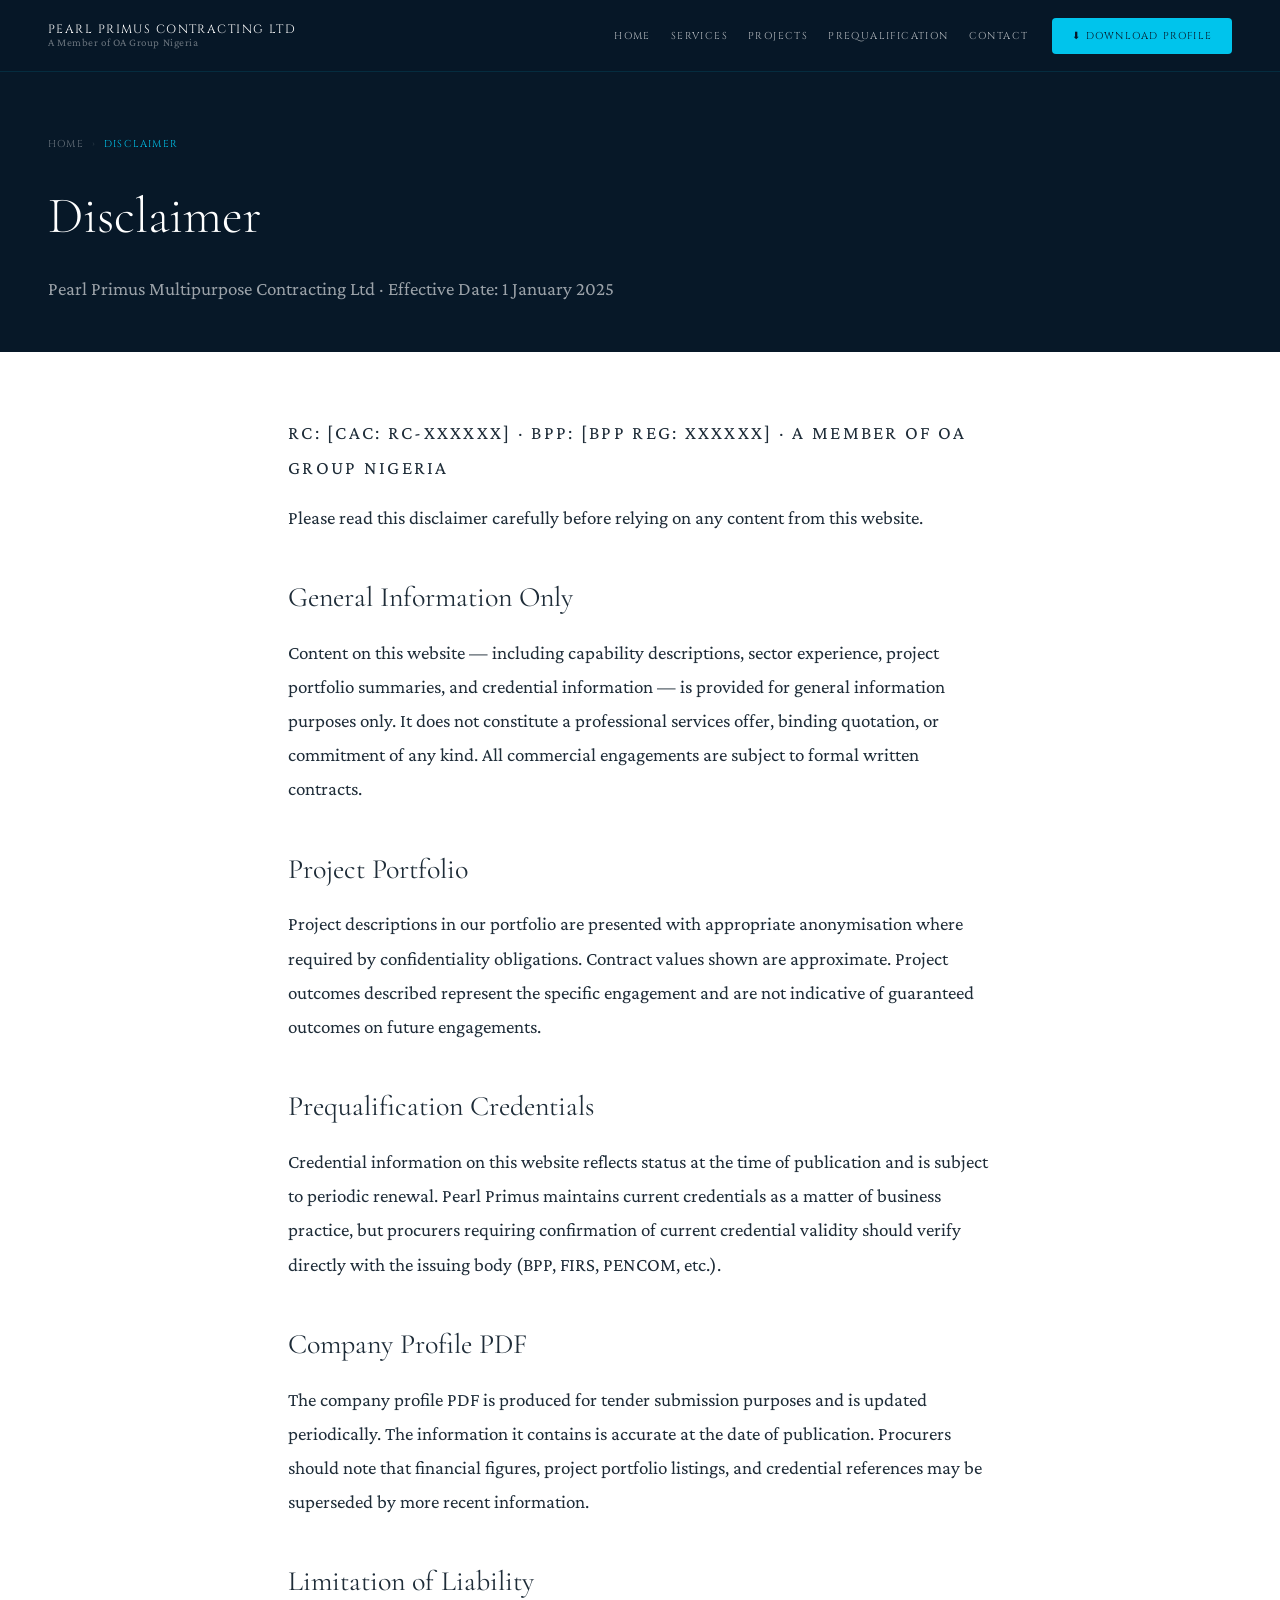
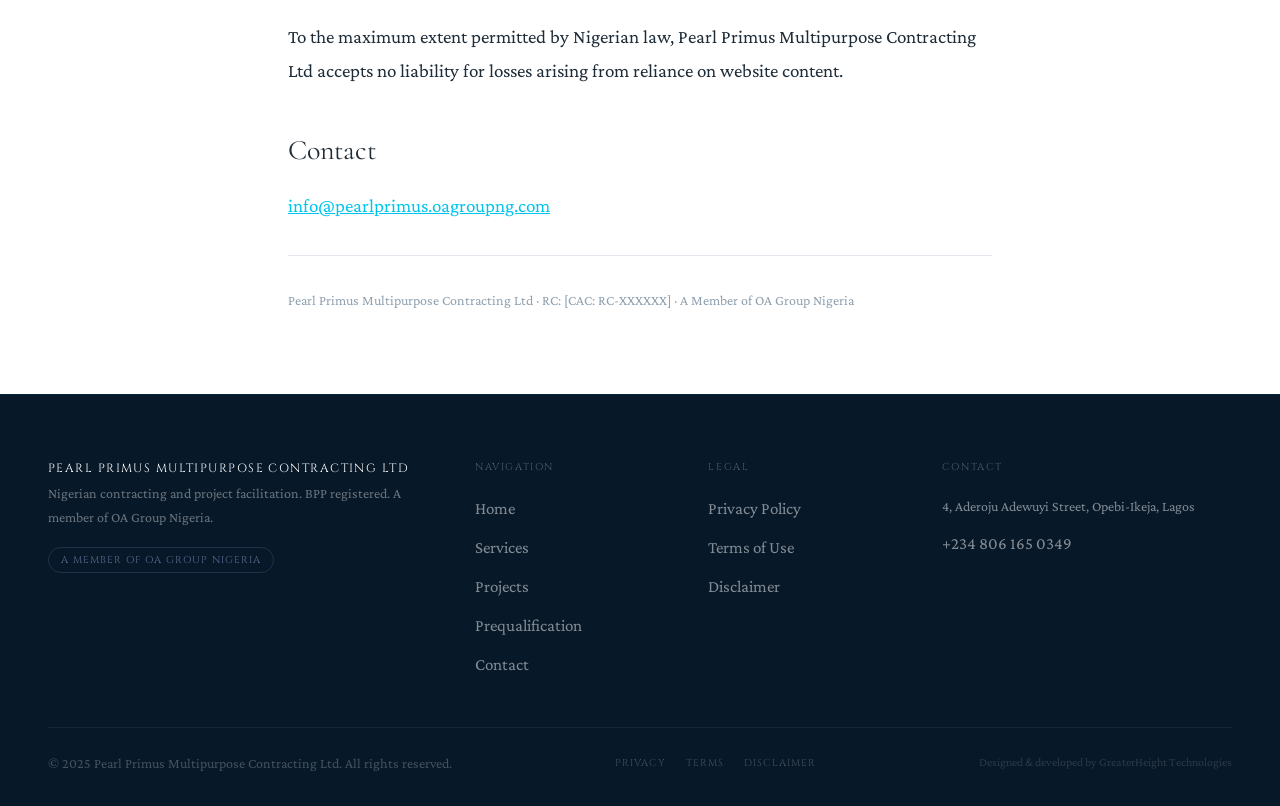
<file: disclaimer/index.html>
<!DOCTYPE html>
<html lang="en"><head><meta charset="UTF-8"><meta name="viewport" content="width=device-width, initial-scale=1.0"><title>Disclaimer — Pearl Primus Multipurpose Contracting Ltd</title><link rel="canonical" href="https://pearlprimus.oagroupng.com/disclaimer/"><link rel="preconnect" href="https://fonts.googleapis.com"><link rel="preconnect" href="https://fonts.gstatic.com" crossorigin><link href="https://fonts.googleapis.com/css2?family=Cinzel:wght@400;600;700&family=Cormorant+Garamond:ital,wght@0,300;0,400;0,600;1,300;1,400&family=Crimson+Pro:ital,wght@0,300;0,400;0,500;0,600;1,300;1,400&display=swap" rel="stylesheet"><link rel="stylesheet" href="/css/variables.css"><link rel="stylesheet" href="/css/styles.css"><link rel="stylesheet" href="/css/responsive.css"><style>.legal-hero{background:var(--pp-navy-deep);padding-top:calc(var(--nav-height) + var(--sp-16));padding-bottom:var(--sp-12);}.legal-body{max-width:800px;margin:0 auto;padding:var(--sp-16) var(--gutter);}.legal-body h2{font-family:var(--font-display);font-size:var(--text-2xl);color:var(--grey-800);margin:var(--sp-10) 0 var(--sp-4);font-weight:400;}.legal-body p{font-family:var(--font-body);font-size:var(--text-lg);color:var(--grey-800);line-height:1.8;margin-bottom:var(--sp-4);max-width:none;}.legal-body ul{margin:var(--sp-4) 0 var(--sp-6) var(--sp-6);}.legal-body ul li{font-family:var(--font-body);font-size:var(--text-lg);color:var(--grey-800);line-height:1.8;margin-bottom:var(--sp-2);list-style:disc;}.legal-body a{color:var(--pp-cyan);text-decoration:underline;}.legal-meta{font-family:var(--font-label);font-size:10px;letter-spacing:0.12em;text-transform:uppercase;color:var(--grey-400);margin-bottom:var(--sp-8);}.legal-divider{border:none;border-top:1px solid var(--grey-100);margin:var(--sp-8) 0;}</style></head><body>
<a href="#main" class="skip-link">Skip to main content</a>
<nav class="nav" id="mainNav" role="navigation" aria-label="Main navigation"><div class="nav__inner"><a href="/" class="nav__logo"><span class="nav__logo-name">Pearl Primus Contracting Ltd</span><span class="nav__logo-sub">A Member of OA Group Nigeria</span></a><div class="nav__links"><a href="/" class="nav__link">Home</a><a href="/services/" class="nav__link">Services</a><a href="/projects/" class="nav__link">Projects</a><a href="/prequalification/" class="nav__link">Prequalification</a><a href="/contact/" class="nav__link">Contact</a></div><a href="/prequalification/#profile" class="nav__profile">⬇ Download Profile</a><button class="nav__hamburger" id="navHamburger" aria-label="Open menu" aria-expanded="false" aria-controls="mobileMenu"><span></span><span></span><span></span></button></div></nav>
<div class="nav__mobile" id="mobileMenu"><a href="/" class="nav__link">Home</a><a href="/services/" class="nav__link">Services</a><a href="/projects/" class="nav__link">Projects</a><a href="/prequalification/" class="nav__link">Prequalification</a><a href="/contact/" class="nav__link">Contact</a></div>
<main id="main">
<section class="legal-hero"><div class="container"><nav aria-label="Breadcrumb" class="breadcrumb"><a href="/">Home</a><span class="breadcrumb__sep">›</span><span class="breadcrumb__current">Disclaimer</span></nav><h1 style="font-family:var(--font-display);font-weight:300;font-size:clamp(2rem,4vw,3.5rem);color:var(--white);margin-bottom:var(--sp-4);">Disclaimer</h1><p style="font-family:var(--font-body);color:rgba(255,255,255,0.6);font-size:var(--text-lg);">Pearl Primus Multipurpose Contracting Ltd · Effective Date: 1 January 2025</p></div></section>
<article class="legal-body"><p class="legal-meta">RC: [CAC: RC-XXXXXX] · BPP: [BPP REG: XXXXXX] · A Member of OA Group Nigeria</p>
<p>Please read this disclaimer carefully before relying on any content from this website.</p>
<h2>General Information Only</h2>
<p>Content on this website — including capability descriptions, sector experience, project portfolio summaries, and credential information — is provided for general information purposes only. It does not constitute a professional services offer, binding quotation, or commitment of any kind. All commercial engagements are subject to formal written contracts.</p>
<h2>Project Portfolio</h2>
<p>Project descriptions in our portfolio are presented with appropriate anonymisation where required by confidentiality obligations. Contract values shown are approximate. Project outcomes described represent the specific engagement and are not indicative of guaranteed outcomes on future engagements.</p>
<h2>Prequalification Credentials</h2>
<p>Credential information on this website reflects status at the time of publication and is subject to periodic renewal. Pearl Primus maintains current credentials as a matter of business practice, but procurers requiring confirmation of current credential validity should verify directly with the issuing body (BPP, FIRS, PENCOM, etc.).</p>
<h2>Company Profile PDF</h2>
<p>The company profile PDF is produced for tender submission purposes and is updated periodically. The information it contains is accurate at the date of publication. Procurers should note that financial figures, project portfolio listings, and credential references may be superseded by more recent information.</p>
<h2>Limitation of Liability</h2>
<p>To the maximum extent permitted by Nigerian law, Pearl Primus Multipurpose Contracting Ltd accepts no liability for losses arising from reliance on website content.</p>
<h2>Contact</h2>
<p><a href="mailto:info@pearlprimus.oagroupng.com">info@pearlprimus.oagroupng.com</a></p>
<hr class="legal-divider"><p style="font-size:var(--text-sm);color:var(--grey-400);">Pearl Primus Multipurpose Contracting Ltd · RC: [CAC: RC-XXXXXX] · A Member of OA Group Nigeria</p>
</article></main>
<footer class="footer" role="contentinfo"><div class="container"><div class="footer__grid"><div><div class="footer__brand-name">Pearl Primus Multipurpose Contracting Ltd</div><p class="footer__desc">Nigerian contracting and project facilitation. BPP registered. A member of OA Group Nigeria.</p><a href="https://oagroupng.com" class="footer__group-badge" target="_blank" rel="noopener">A Member of OA Group Nigeria</a></div><div><div class="footer__col-title">Navigation</div><nav class="footer__links"><a href="/" class="footer__link">Home</a><a href="/services/" class="footer__link">Services</a><a href="/projects/" class="footer__link">Projects</a><a href="/prequalification/" class="footer__link">Prequalification</a><a href="/contact/" class="footer__link">Contact</a></nav></div><div><div class="footer__col-title">Legal</div><nav class="footer__links"><a href="/privacy/" class="footer__link">Privacy Policy</a><a href="/terms/" class="footer__link">Terms of Use</a><a href="/disclaimer/" class="footer__link">Disclaimer</a></nav></div><div><div class="footer__col-title">Contact</div><address style="font-style:normal;"><p class="footer__contact-item">4, Aderoju Adewuyi Street, Opebi-Ikeja, Lagos</p><p class="footer__contact-item"><a href="tel:+2348061650349" class="footer__link">+234 806 165 0349</a></p></address></div></div><div class="footer__bottom"><p class="footer__copy">© 2025 Pearl Primus Multipurpose Contracting Ltd. All rights reserved.</p><nav class="footer__legal"><a href="/privacy/">Privacy</a><a href="/terms/">Terms</a><a href="/disclaimer/">Disclaimer</a></nav><p class="footer__dev">Designed & developed by GreaterHeight Technologies</p></div></div></footer>
<script src="/js/navigation.js" defer></script><script src="/js/main.js" defer></script>
</body></html>
</file>
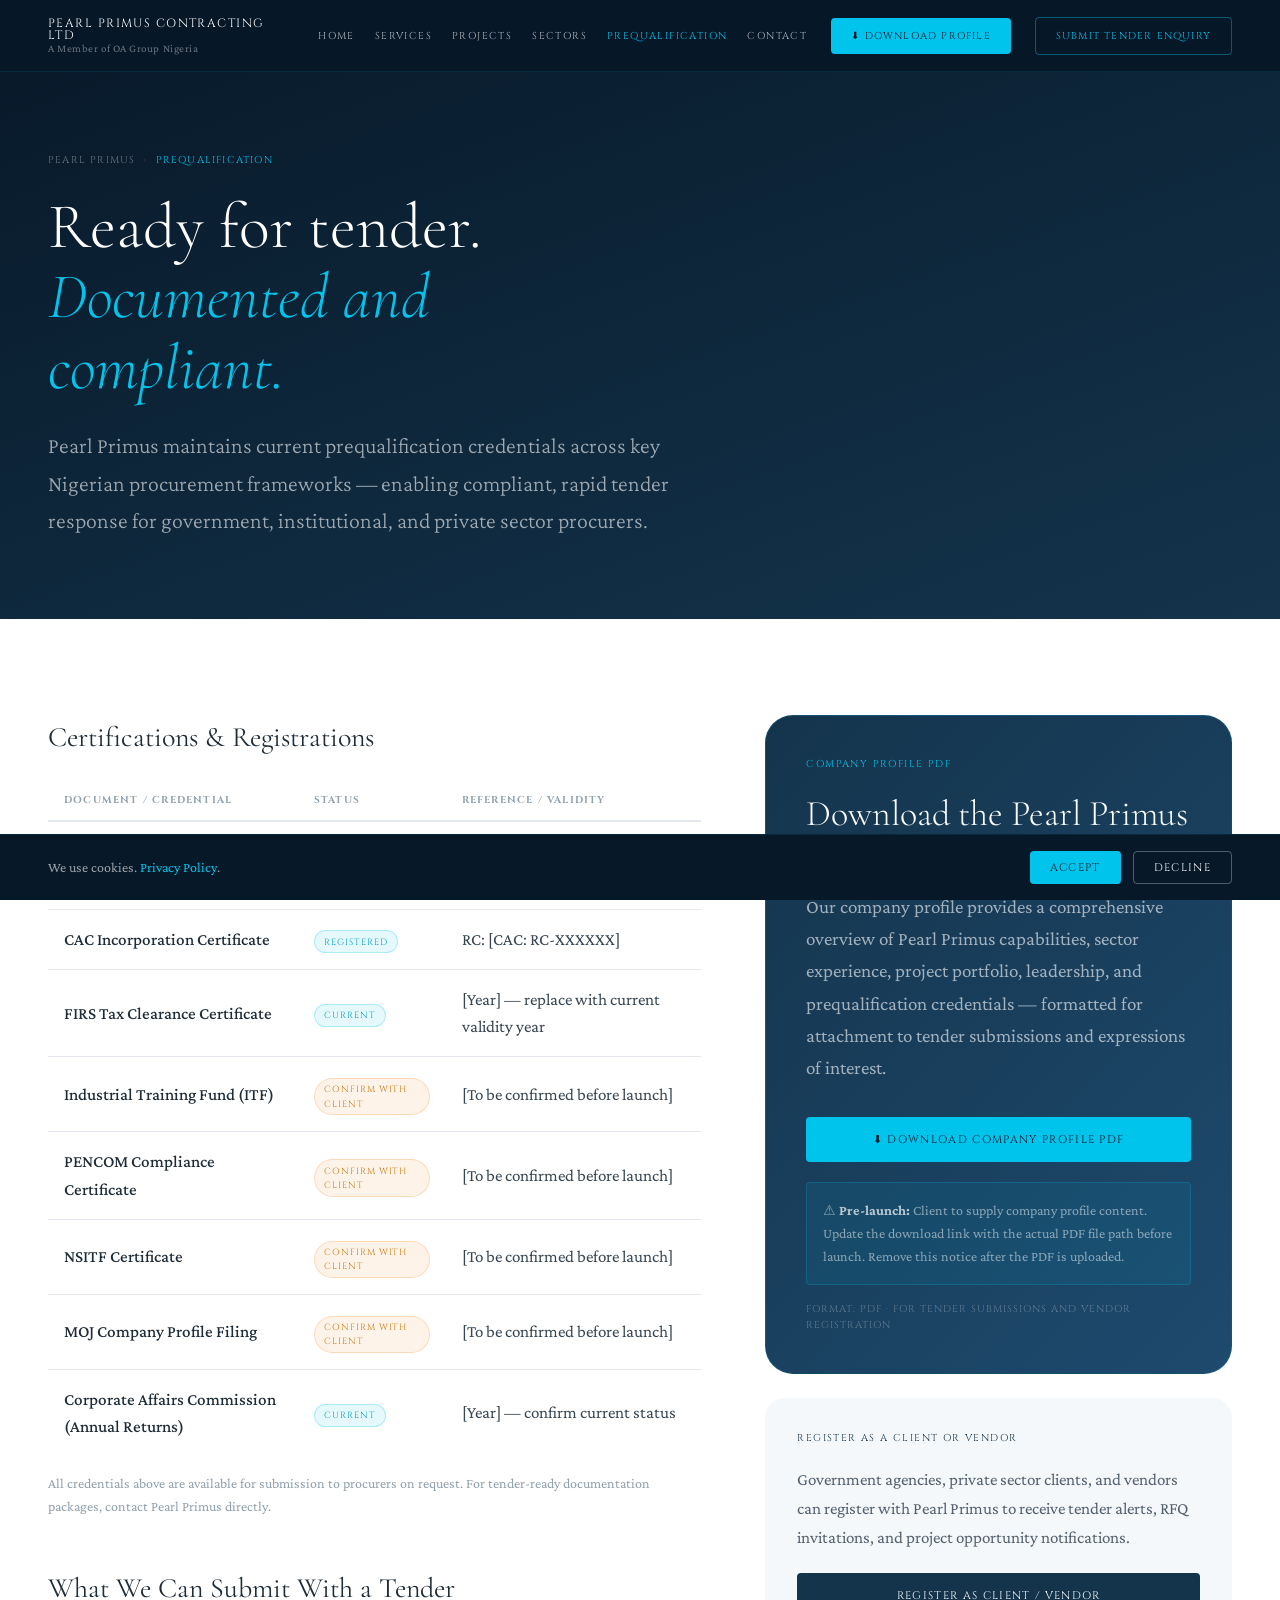
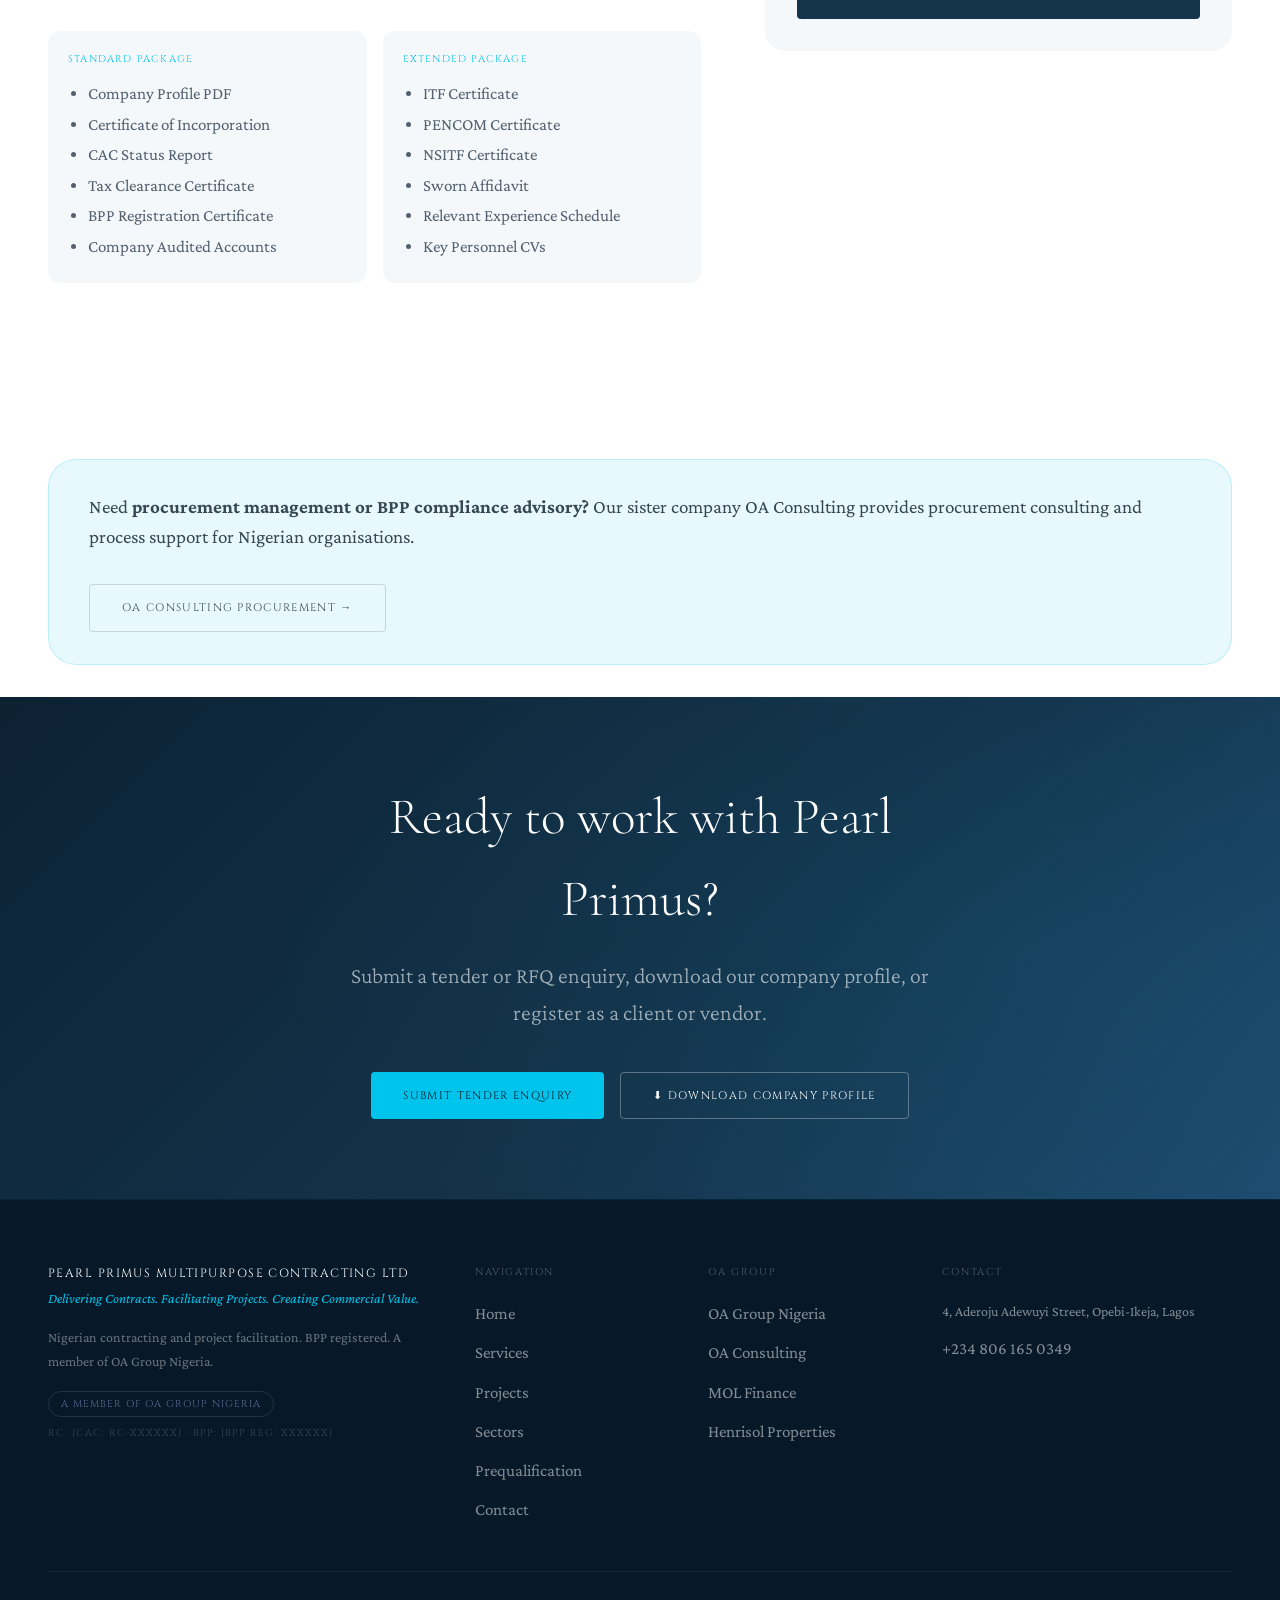
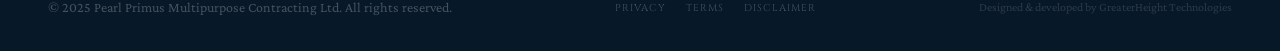
<file: prequalification/index.html>
<!DOCTYPE html>
<html lang="en">
<head>
  <meta charset="UTF-8"><meta name="viewport" content="width=device-width, initial-scale=1.0">
  <title>Prequalification — Pearl Primus | BPP Registered | Company Profile Download</title>
  <meta name="description" content="Pearl Primus prequalification credentials — BPP registration, CAC, tax clearance, and company profile PDF download for tender submissions.">
  <link rel="canonical" href="https://pearlprimus.oagroupng.com/prequalification/">
  <link rel="preconnect" href="https://fonts.googleapis.com"><link rel="preconnect" href="https://fonts.gstatic.com" crossorigin>
  <link href="https://fonts.googleapis.com/css2?family=Cinzel:wght@400;600;700&family=Cormorant+Garamond:ital,wght@0,300;0,400;0,600;1,300;1,400&family=Crimson+Pro:ital,wght@0,300;0,400;0,500;0,600;1,300;1,400&display=swap" rel="stylesheet">
  <link rel="stylesheet" href="/css/variables.css"><link rel="stylesheet" href="/css/styles.css"><link rel="stylesheet" href="/css/animations.css"><link rel="stylesheet" href="/css/responsive.css">
  <style>
    .page-hero{background:linear-gradient(160deg,var(--pp-navy-deep) 0%,var(--pp-navy) 100%);padding-top:calc(var(--nav-height) + var(--sp-20));padding-bottom:var(--sp-20);}
    .contact-layout{display:grid;grid-template-columns:2fr 1.2fr;gap:var(--sp-16);align-items:start;}
    .contact-info-item{padding:var(--sp-6) 0;border-bottom:1px solid var(--grey-100);}
    .contact-info-item:last-child{border-bottom:none;}
    .contact-info-label{font-family:var(--font-label);font-size:10px;letter-spacing:0.14em;text-transform:uppercase;color:var(--pp-cyan);margin-bottom:var(--sp-2);}
    .contact-info-value{font-family:var(--font-body);font-size:var(--text-lg);color:var(--grey-800);line-height:1.65;}
    .contact-info-value a{color:var(--grey-700);transition:color .2s;}
    .contact-info-value a:hover{color:var(--pp-cyan);}
    .sector-detail{padding:var(--sp-10) 0;border-bottom:1px solid var(--grey-100);display:grid;grid-template-columns:80px 1fr;gap:var(--sp-8);align-items:start;}
    .sector-detail:last-child{border-bottom:none;}
    .sector-detail__icon{font-size:3rem;}
    .sector-detail__name{font-family:var(--font-display);font-size:var(--text-3xl);font-weight:400;color:var(--grey-800);margin-bottom:var(--sp-3);line-height:1.2;}
    .sector-detail__desc{font-family:var(--font-body);font-size:var(--text-lg);color:var(--grey-600);line-height:1.75;margin-bottom:var(--sp-4);}
    .preq-section{margin-bottom:var(--sp-12);}
    .preq-section-title{font-family:var(--font-display);font-size:var(--text-2xl);font-weight:400;color:var(--grey-800);margin-bottom:var(--sp-5);}
    .form-success{display:none;text-align:center;padding:var(--sp-12);}
    .form-success h3{font-family:var(--font-display);font-size:var(--text-3xl);color:var(--pp-navy);margin-bottom:var(--sp-4);}
    @media(max-width:1024px){.contact-layout{grid-template-columns:1fr;}.sector-detail{grid-template-columns:1fr;}}
  </style>
</head>
<body>
<a href="#main" class="skip-link">Skip to main content</a>
<nav class="nav" id="mainNav" role="navigation" aria-label="Main navigation"><div class="nav__inner"><a href="/" class="nav__logo"><span class="nav__logo-name">Pearl Primus Contracting Ltd</span><span class="nav__logo-sub">A Member of OA Group Nigeria</span></a><div class="nav__links"><a href="/" class="nav__link">Home</a><a href="/services/" class="nav__link">Services</a><a href="/projects/" class="nav__link">Projects</a><a href="/sectors/" class="nav__link">Sectors</a><a href="/prequalification/" class="nav__link nav__link--active">Prequalification</a><a href="/contact/" class="nav__link">Contact</a></div><a href="/prequalification/#profile" class="nav__profile">⬇ Download Profile</a><a href="/contact/" class="nav__cta">Submit Tender Enquiry</a><button class="nav__hamburger" id="navHamburger" aria-label="Open menu" aria-expanded="false" aria-controls="mobileMenu"><span></span><span></span><span></span></button></div></nav>
<div class="nav__mobile" id="mobileMenu"><a href="/" class="nav__link">Home</a><a href="/services/" class="nav__link">Services</a><a href="/projects/" class="nav__link">Projects</a><a href="/sectors/" class="nav__link">Sectors</a><a href="/prequalification/" class="nav__link">Prequalification</a><a href="/contact/" class="nav__link">Contact</a><a href="/contact/" class="nav__cta" style="margin-top:var(--sp-4);">Submit Tender Enquiry</a></div>
<main id="main">
  <section class="page-hero"><div class="container">
    <nav aria-label="Breadcrumb" class="breadcrumb"><a href="/">Pearl Primus</a><span class="breadcrumb__sep">›</span><span class="breadcrumb__current">Prequalification</span></nav>
    <h1 style="font-family:var(--font-display);font-weight:300;font-size:clamp(2.5rem,5vw,5rem);color:var(--white);line-height:1.1;max-width:18ch;margin-bottom:var(--sp-6);">Ready for tender. <em style="color:var(--pp-cyan);">Documented and compliant.</em></h1>
    <p style="font-family:var(--font-body);font-size:var(--text-xl);color:rgba(255,255,255,0.6);max-width:52ch;font-weight:300;line-height:1.7;">Pearl Primus maintains current prequalification credentials across key Nigerian procurement frameworks — enabling compliant, rapid tender response for government, institutional, and private sector procurers.</p>
  </div></section>

  <section class="section section--lg"><div class="container">
    <div class="two-col two-col--wide">
      <div>
        <div class="preq-section reveal">
          <h2 class="preq-section-title">Certifications & Registrations</h2>
          <table class="preq-table">
            <thead><tr><th>Document / Credential</th><th>Status</th><th>Reference / Validity</th></tr></thead>
            <tbody>
              <tr><td>BPP Registration</td><td><span class="preq-status preq-status--available">Registered</span></td><td>[BPP REG: XXXXXX] — replace with confirmed number</td></tr>
              <tr><td>CAC Incorporation Certificate</td><td><span class="preq-status preq-status--available">Registered</span></td><td>RC: [CAC: RC-XXXXXX]</td></tr>
              <tr><td>FIRS Tax Clearance Certificate</td><td><span class="preq-status preq-status--available">Current</span></td><td>[Year] — replace with current validity year</td></tr>
              <tr><td>Industrial Training Fund (ITF)</td><td><span class="preq-status preq-status--pending">Confirm with client</span></td><td>[To be confirmed before launch]</td></tr>
              <tr><td>PENCOM Compliance Certificate</td><td><span class="preq-status preq-status--pending">Confirm with client</span></td><td>[To be confirmed before launch]</td></tr>
              <tr><td>NSITF Certificate</td><td><span class="preq-status preq-status--pending">Confirm with client</span></td><td>[To be confirmed before launch]</td></tr>
              <tr><td>MOJ Company Profile Filing</td><td><span class="preq-status preq-status--pending">Confirm with client</span></td><td>[To be confirmed before launch]</td></tr>
              <tr><td>Corporate Affairs Commission (Annual Returns)</td><td><span class="preq-status preq-status--available">Current</span></td><td>[Year] — confirm current status</td></tr>
            </tbody>
          </table>
          <p style="font-family:var(--font-body);font-size:var(--text-sm);color:var(--grey-400);margin-top:var(--sp-4);line-height:1.65;">All credentials above are available for submission to procurers on request. For tender-ready documentation packages, contact Pearl Primus directly.</p>
        </div>

        <div class="preq-section reveal">
          <h2 class="preq-section-title">What We Can Submit With a Tender</h2>
          <div style="display:grid;grid-template-columns:1fr 1fr;gap:var(--sp-4);">
            <div style="padding:var(--sp-5);background:var(--off-white);border-radius:var(--radius-lg);">
              <div style="font-family:var(--font-label);font-size:10px;letter-spacing:0.12em;text-transform:uppercase;color:var(--pp-cyan);margin-bottom:var(--sp-3);">Standard Package</div>
              <ul style="font-family:var(--font-body);font-size:var(--text-base);color:var(--grey-600);line-height:1.8;padding-left:var(--sp-5);">
                <li>Company Profile PDF</li>
                <li>Certificate of Incorporation</li>
                <li>CAC Status Report</li>
                <li>Tax Clearance Certificate</li>
                <li>BPP Registration Certificate</li>
                <li>Company Audited Accounts</li>
              </ul>
            </div>
            <div style="padding:var(--sp-5);background:var(--off-white);border-radius:var(--radius-lg);">
              <div style="font-family:var(--font-label);font-size:10px;letter-spacing:0.12em;text-transform:uppercase;color:var(--pp-cyan);margin-bottom:var(--sp-3);">Extended Package</div>
              <ul style="font-family:var(--font-body);font-size:var(--text-base);color:var(--grey-600);line-height:1.8;padding-left:var(--sp-5);">
                <li>ITF Certificate</li>
                <li>PENCOM Certificate</li>
                <li>NSITF Certificate</li>
                <li>Sworn Affidavit</li>
                <li>Relevant Experience Schedule</li>
                <li>Key Personnel CVs</li>
              </ul>
            </div>
          </div>
        </div>
      </div>

      <!-- Download box -->
      <div class="reveal reveal--delay-1">
        <div class="download-box" id="profile">
          <div style="font-family:var(--font-label);font-size:10px;letter-spacing:0.14em;text-transform:uppercase;color:var(--pp-cyan);margin-bottom:var(--sp-5);">Company Profile PDF</div>
          <div class="download-box__title">Download the Pearl Primus Company Profile</div>
          <div class="download-box__sub">Our company profile provides a comprehensive overview of Pearl Primus capabilities, sector experience, project portfolio, leadership, and prequalification credentials — formatted for attachment to tender submissions and expressions of interest.</div>
          <!-- IMPORTANT: Replace href="#" with actual path to PDF file when produced, e.g. href="/downloads/pearl-primus-company-profile-2025.pdf" -->
          <a href="#" class="btn btn-cyan" style="width:100%;justify-content:center;" onclick="alert('Company profile PDF will be available before launch. Contact us directly: info@pearlprimus.oagroupng.com');return false;">
            ⬇ Download Company Profile PDF
          </a>
          <div style="background:rgba(0,196,236,0.08);border:1px solid rgba(0,196,236,0.2);border-radius:var(--radius-sm);padding:var(--sp-4);margin-top:var(--sp-5);">
            <p style="font-family:var(--font-body);font-size:var(--text-sm);color:rgba(255,255,255,0.5);line-height:1.65;">⚠ <strong style="color:rgba(255,255,255,0.7);">Pre-launch:</strong> Client to supply company profile content. Update the download link with the actual PDF file path before launch. Remove this notice after the PDF is uploaded.</p>
          </div>
          <div class="download-box__meta">Format: PDF · For tender submissions and vendor registration</div>
        </div>

        <div style="margin-top:var(--sp-6);background:var(--off-white);border-radius:var(--radius-xl);padding:var(--sp-8);">
          <div style="font-family:var(--font-label);font-size:10px;letter-spacing:0.14em;text-transform:uppercase;color:var(--pp-navy);margin-bottom:var(--sp-5);">Register as a Client or Vendor</div>
          <p style="font-family:var(--font-body);font-size:var(--text-base);color:var(--grey-600);line-height:1.7;margin-bottom:var(--sp-5);">Government agencies, private sector clients, and vendors can register with Pearl Primus to receive tender alerts, RFQ invitations, and project opportunity notifications.</p>
          <a href="/contact/" class="btn btn-navy" style="width:100%;justify-content:center;">Register as Client / Vendor</a>
        </div>
      </div>
    </div>
  </div></section>

  <div style="padding-block:var(--sp-8);"><div class="container"><div class="cross-referral reveal"><p class="cross-referral__text">Need <strong>procurement management or BPP compliance advisory?</strong> Our sister company OA Consulting provides procurement consulting and process support for Nigerian organisations.</p><a href="https://oaconsulting.oagroupng.com" class="btn btn-secondary" target="_blank" rel="noopener">OA Consulting Procurement →</a></div></div></div>

  <section class="cta-banner"><div class="cta-banner__content"><h2 class="cta-banner__title reveal">Ready to work with Pearl Primus?</h2><p class="cta-banner__sub reveal reveal--delay-1">Submit a tender or RFQ enquiry, download our company profile, or register as a client or vendor.</p><div class="cta-banner__actions reveal reveal--delay-2"><a href="/contact/" class="btn btn-cyan">Submit Tender Enquiry</a><a href="#profile" class="btn btn-outline">⬇ Download Company Profile</a></div></div></section>
</main>
<footer class="footer" role="contentinfo"><div class="container"><div class="footer__grid"><div><div class="footer__brand-name">Pearl Primus Multipurpose Contracting Ltd</div><div class="footer__brand-tag">Delivering Contracts. Facilitating Projects. Creating Commercial Value.</div><p class="footer__desc">Nigerian contracting and project facilitation. BPP registered. A member of OA Group Nigeria.</p><a href="https://oagroupng.com" class="footer__group-badge" target="_blank" rel="noopener">A Member of OA Group Nigeria</a><div class="footer__cac">RC: [CAC: RC-XXXXXX] · BPP: [BPP REG: XXXXXX]</div></div><div><div class="footer__col-title">Navigation</div><nav class="footer__links"><a href="/" class="footer__link">Home</a><a href="/services/" class="footer__link">Services</a><a href="/projects/" class="footer__link">Projects</a><a href="/sectors/" class="footer__link">Sectors</a><a href="/prequalification/" class="footer__link">Prequalification</a><a href="/contact/" class="footer__link">Contact</a></nav></div><div><div class="footer__col-title">OA Group</div><nav class="footer__links"><a href="https://oagroupng.com" class="footer__link" target="_blank" rel="noopener">OA Group Nigeria</a><a href="https://oaconsulting.oagroupng.com" class="footer__link" target="_blank" rel="noopener">OA Consulting</a><a href="https://mol.oagroupng.com" class="footer__link" target="_blank" rel="noopener">MOL Finance</a><a href="https://henrisol.oagroupng.com" class="footer__link" target="_blank" rel="noopener">Henrisol Properties</a></nav></div><div><div class="footer__col-title">Contact</div><address style="font-style:normal;"><p class="footer__contact-item">4, Aderoju Adewuyi Street, Opebi-Ikeja, Lagos</p><p class="footer__contact-item"><a href="tel:+2348061650349" class="footer__link">+234 806 165 0349</a></p></address></div></div><div class="footer__bottom"><p class="footer__copy">© 2025 Pearl Primus Multipurpose Contracting Ltd. All rights reserved.</p><nav class="footer__legal"><a href="/privacy/">Privacy</a><a href="/terms/">Terms</a><a href="/disclaimer/">Disclaimer</a></nav><p class="footer__dev">Designed & developed by GreaterHeight Technologies</p></div></div></footer>
<button id="backToTop" aria-label="Back to top" style="position:fixed;bottom:2rem;right:2rem;width:44px;height:44px;border-radius:50%;background:var(--pp-cyan);border:none;color:var(--pp-navy-deep);font-size:18px;font-weight:700;display:flex;align-items:center;justify-content:center;opacity:0;pointer-events:none;transition:opacity 0.3s;z-index:500;cursor:pointer;">↑</button>
<div class="cookie-banner" id="cookieBanner"><p class="cookie-banner__text">We use cookies. <a href="/privacy/" style="color:var(--pp-cyan);">Privacy Policy</a>.</p><div class="cookie-banner__actions"><button id="cookieAccept" class="btn btn-cyan" style="padding:0.5rem 1.25rem;font-size:11px;">Accept</button><button id="cookieDecline" class="btn btn-outline" style="padding:0.5rem 1.25rem;font-size:11px;">Decline</button></div></div>
<script src="/js/navigation.js" defer></script><script src="/js/main.js" defer></script>
</body></html>
</file>
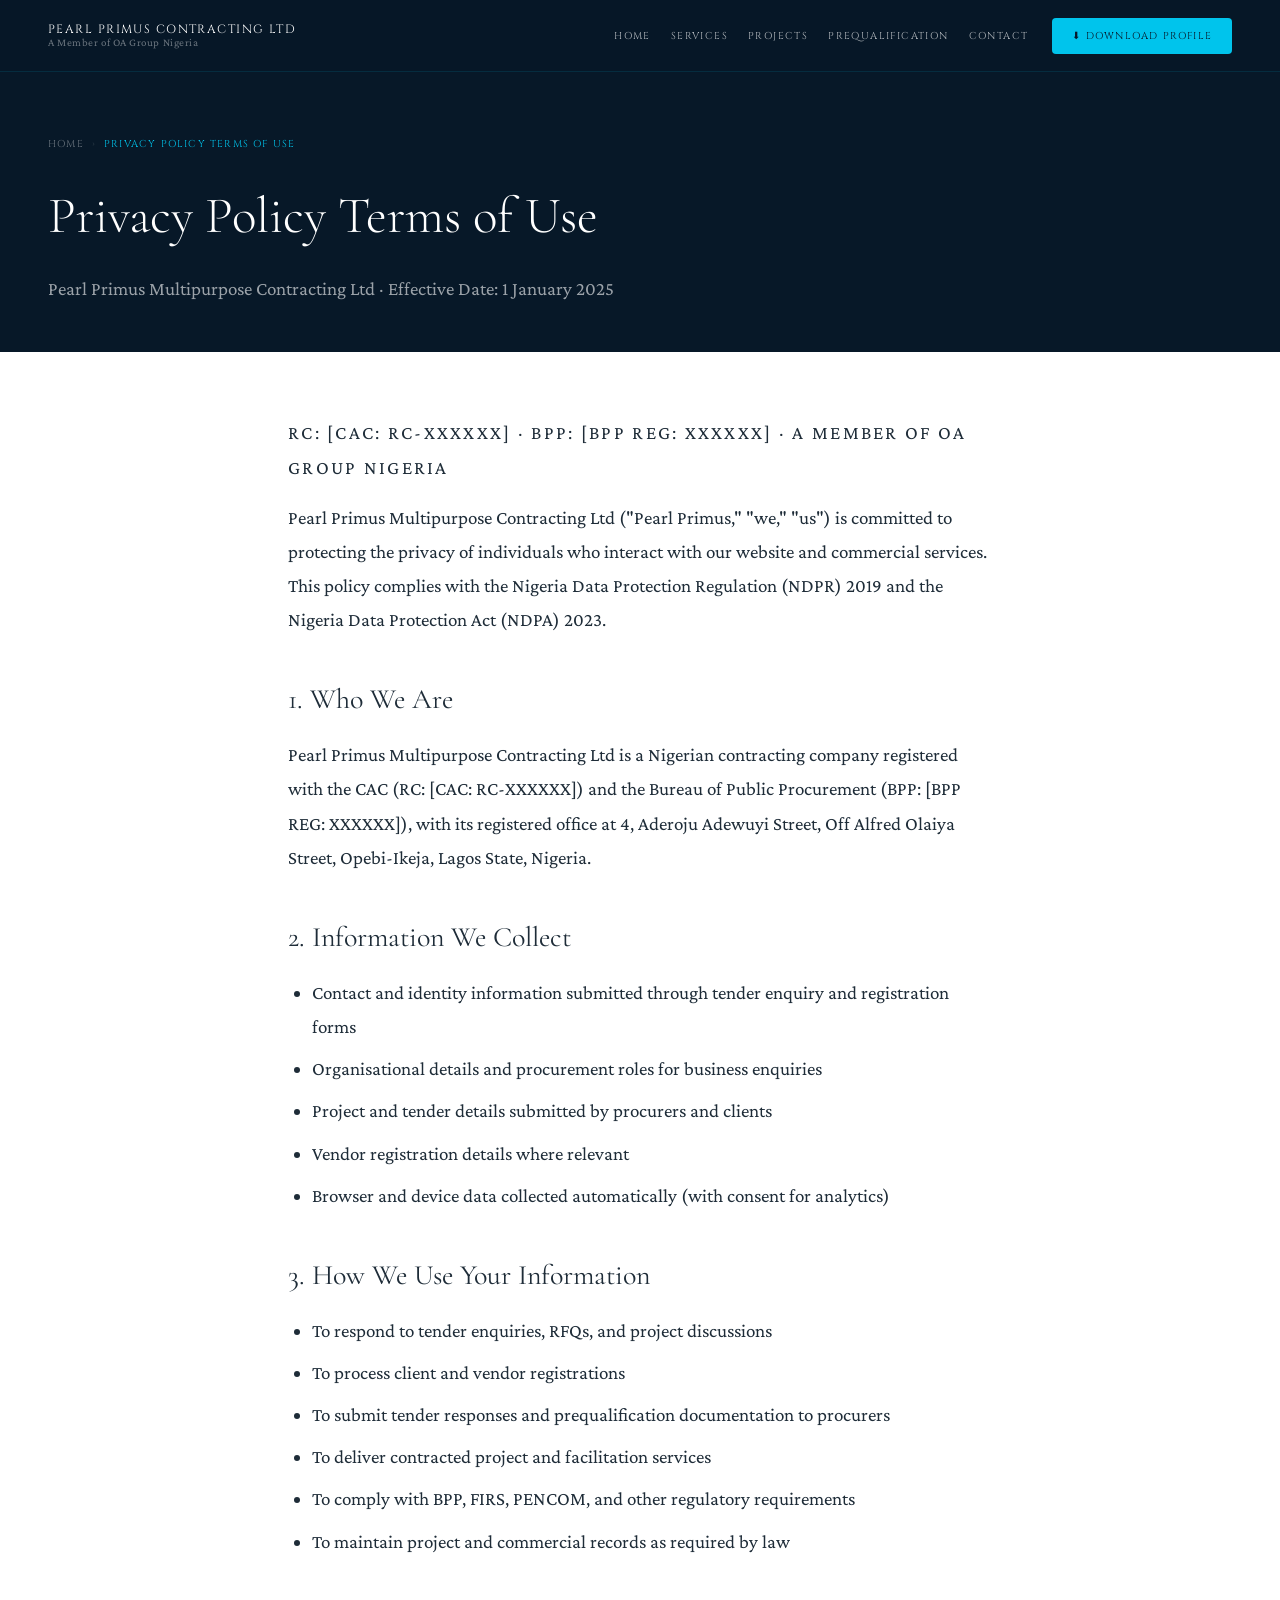
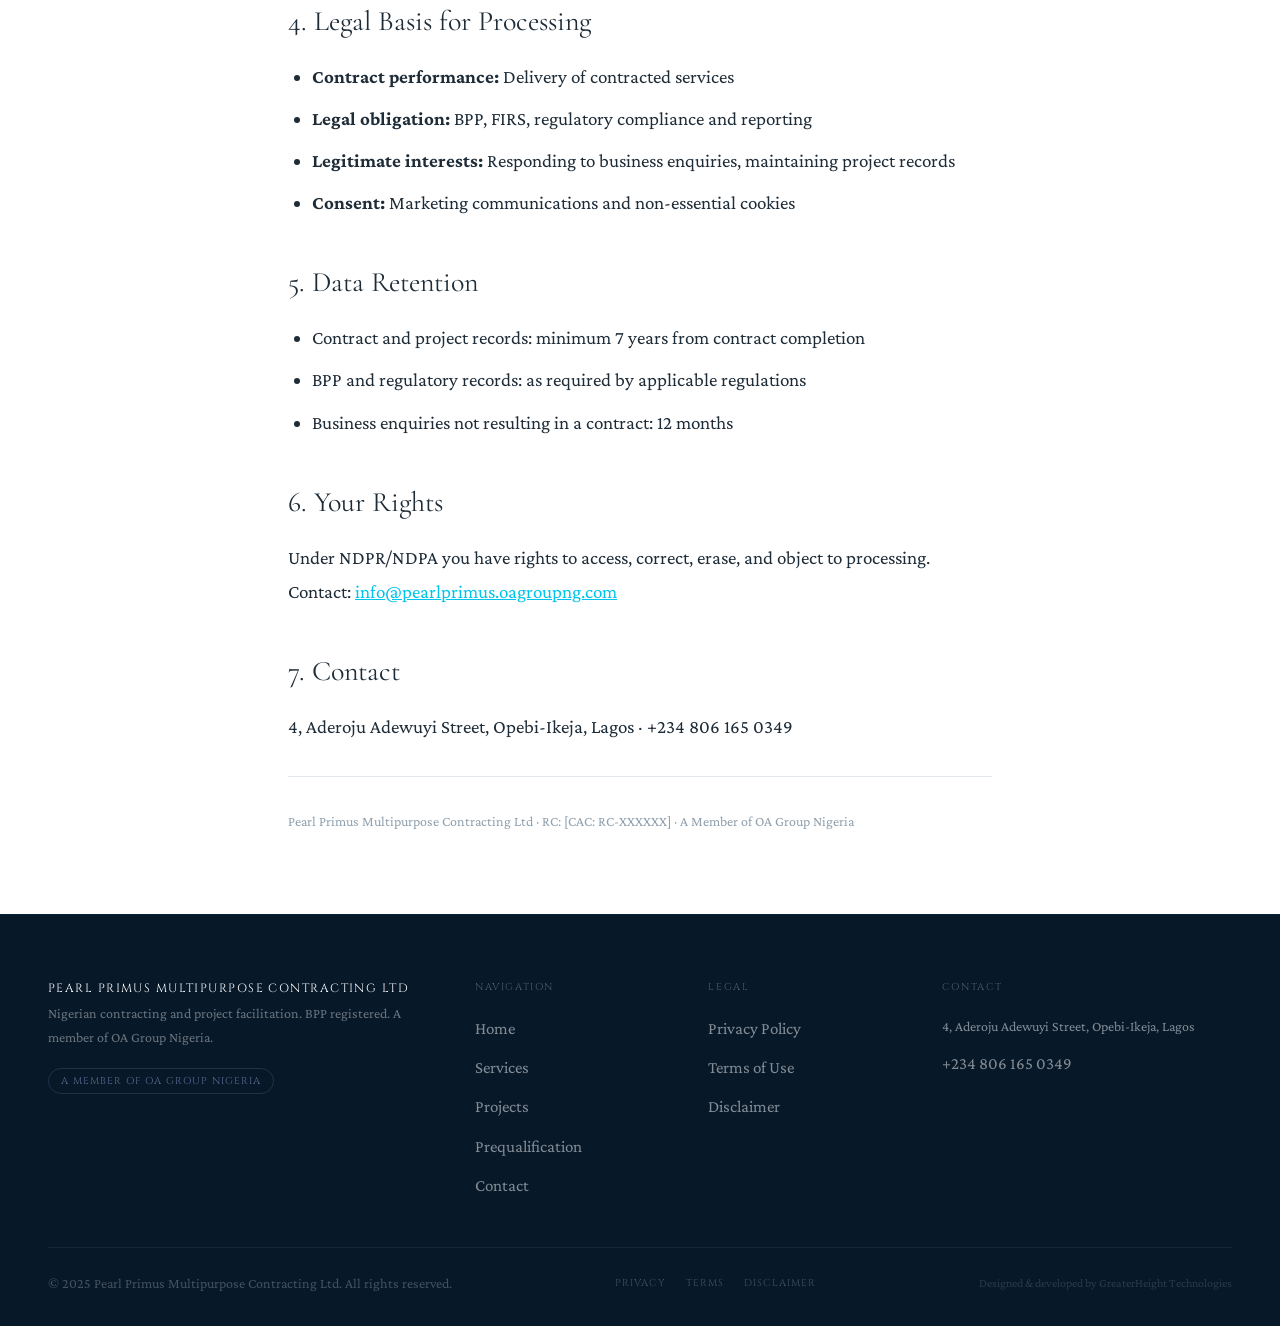
<file: privacy/index.html>
<!DOCTYPE html>
<html lang="en"><head><meta charset="UTF-8"><meta name="viewport" content="width=device-width, initial-scale=1.0"><title>Privacy Policy
Terms of Use — Pearl Primus Multipurpose Contracting Ltd</title><link rel="canonical" href="https://pearlprimus.oagroupng.com/privacy/"><link rel="preconnect" href="https://fonts.googleapis.com"><link rel="preconnect" href="https://fonts.gstatic.com" crossorigin><link href="https://fonts.googleapis.com/css2?family=Cinzel:wght@400;600;700&family=Cormorant+Garamond:ital,wght@0,300;0,400;0,600;1,300;1,400&family=Crimson+Pro:ital,wght@0,300;0,400;0,500;0,600;1,300;1,400&display=swap" rel="stylesheet"><link rel="stylesheet" href="/css/variables.css"><link rel="stylesheet" href="/css/styles.css"><link rel="stylesheet" href="/css/responsive.css"><style>.legal-hero{background:var(--pp-navy-deep);padding-top:calc(var(--nav-height) + var(--sp-16));padding-bottom:var(--sp-12);}.legal-body{max-width:800px;margin:0 auto;padding:var(--sp-16) var(--gutter);}.legal-body h2{font-family:var(--font-display);font-size:var(--text-2xl);color:var(--grey-800);margin:var(--sp-10) 0 var(--sp-4);font-weight:400;}.legal-body p{font-family:var(--font-body);font-size:var(--text-lg);color:var(--grey-800);line-height:1.8;margin-bottom:var(--sp-4);max-width:none;}.legal-body ul{margin:var(--sp-4) 0 var(--sp-6) var(--sp-6);}.legal-body ul li{font-family:var(--font-body);font-size:var(--text-lg);color:var(--grey-800);line-height:1.8;margin-bottom:var(--sp-2);list-style:disc;}.legal-body a{color:var(--pp-cyan);text-decoration:underline;}.legal-meta{font-family:var(--font-label);font-size:10px;letter-spacing:0.12em;text-transform:uppercase;color:var(--grey-400);margin-bottom:var(--sp-8);}.legal-divider{border:none;border-top:1px solid var(--grey-100);margin:var(--sp-8) 0;}</style></head><body>
<a href="#main" class="skip-link">Skip to main content</a>
<nav class="nav" id="mainNav" role="navigation" aria-label="Main navigation"><div class="nav__inner"><a href="/" class="nav__logo"><span class="nav__logo-name">Pearl Primus Contracting Ltd</span><span class="nav__logo-sub">A Member of OA Group Nigeria</span></a><div class="nav__links"><a href="/" class="nav__link">Home</a><a href="/services/" class="nav__link">Services</a><a href="/projects/" class="nav__link">Projects</a><a href="/prequalification/" class="nav__link">Prequalification</a><a href="/contact/" class="nav__link">Contact</a></div><a href="/prequalification/#profile" class="nav__profile">⬇ Download Profile</a><button class="nav__hamburger" id="navHamburger" aria-label="Open menu" aria-expanded="false" aria-controls="mobileMenu"><span></span><span></span><span></span></button></div></nav>
<div class="nav__mobile" id="mobileMenu"><a href="/" class="nav__link">Home</a><a href="/services/" class="nav__link">Services</a><a href="/projects/" class="nav__link">Projects</a><a href="/prequalification/" class="nav__link">Prequalification</a><a href="/contact/" class="nav__link">Contact</a></div>
<main id="main">
<section class="legal-hero"><div class="container"><nav aria-label="Breadcrumb" class="breadcrumb"><a href="/">Home</a><span class="breadcrumb__sep">›</span><span class="breadcrumb__current">Privacy Policy
Terms of Use</span></nav><h1 style="font-family:var(--font-display);font-weight:300;font-size:clamp(2rem,4vw,3.5rem);color:var(--white);margin-bottom:var(--sp-4);">Privacy Policy
Terms of Use</h1><p style="font-family:var(--font-body);color:rgba(255,255,255,0.6);font-size:var(--text-lg);">Pearl Primus Multipurpose Contracting Ltd · Effective Date: 1 January 2025</p></div></section>
<article class="legal-body"><p class="legal-meta">RC: [CAC: RC-XXXXXX] · BPP: [BPP REG: XXXXXX] · A Member of OA Group Nigeria</p>
<p>Pearl Primus Multipurpose Contracting Ltd ("Pearl Primus," "we," "us") is committed to protecting the privacy of individuals who interact with our website and commercial services. This policy complies with the Nigeria Data Protection Regulation (NDPR) 2019 and the Nigeria Data Protection Act (NDPA) 2023.</p>
<h2>1. Who We Are</h2>
<p>Pearl Primus Multipurpose Contracting Ltd is a Nigerian contracting company registered with the CAC (RC: [CAC: RC-XXXXXX]) and the Bureau of Public Procurement (BPP: [BPP REG: XXXXXX]), with its registered office at 4, Aderoju Adewuyi Street, Off Alfred Olaiya Street, Opebi-Ikeja, Lagos State, Nigeria.</p>
<h2>2. Information We Collect</h2>
<ul><li>Contact and identity information submitted through tender enquiry and registration forms</li><li>Organisational details and procurement roles for business enquiries</li><li>Project and tender details submitted by procurers and clients</li><li>Vendor registration details where relevant</li><li>Browser and device data collected automatically (with consent for analytics)</li></ul>
<h2>3. How We Use Your Information</h2>
<ul><li>To respond to tender enquiries, RFQs, and project discussions</li><li>To process client and vendor registrations</li><li>To submit tender responses and prequalification documentation to procurers</li><li>To deliver contracted project and facilitation services</li><li>To comply with BPP, FIRS, PENCOM, and other regulatory requirements</li><li>To maintain project and commercial records as required by law</li></ul>
<h2>4. Legal Basis for Processing</h2>
<ul><li><strong>Contract performance:</strong> Delivery of contracted services</li><li><strong>Legal obligation:</strong> BPP, FIRS, regulatory compliance and reporting</li><li><strong>Legitimate interests:</strong> Responding to business enquiries, maintaining project records</li><li><strong>Consent:</strong> Marketing communications and non-essential cookies</li></ul>
<h2>5. Data Retention</h2>
<ul><li>Contract and project records: minimum 7 years from contract completion</li><li>BPP and regulatory records: as required by applicable regulations</li><li>Business enquiries not resulting in a contract: 12 months</li></ul>
<h2>6. Your Rights</h2>
<p>Under NDPR/NDPA you have rights to access, correct, erase, and object to processing. Contact: <a href="mailto:info@pearlprimus.oagroupng.com">info@pearlprimus.oagroupng.com</a></p>
<h2>7. Contact</h2>
<p>4, Aderoju Adewuyi Street, Opebi-Ikeja, Lagos · +234 806 165 0349</p>
<hr class="legal-divider"><p style="font-size:var(--text-sm);color:var(--grey-400);">Pearl Primus Multipurpose Contracting Ltd · RC: [CAC: RC-XXXXXX] · A Member of OA Group Nigeria</p>
</article></main>
<footer class="footer" role="contentinfo"><div class="container"><div class="footer__grid"><div><div class="footer__brand-name">Pearl Primus Multipurpose Contracting Ltd</div><p class="footer__desc">Nigerian contracting and project facilitation. BPP registered. A member of OA Group Nigeria.</p><a href="https://oagroupng.com" class="footer__group-badge" target="_blank" rel="noopener">A Member of OA Group Nigeria</a></div><div><div class="footer__col-title">Navigation</div><nav class="footer__links"><a href="/" class="footer__link">Home</a><a href="/services/" class="footer__link">Services</a><a href="/projects/" class="footer__link">Projects</a><a href="/prequalification/" class="footer__link">Prequalification</a><a href="/contact/" class="footer__link">Contact</a></nav></div><div><div class="footer__col-title">Legal</div><nav class="footer__links"><a href="/privacy/" class="footer__link">Privacy Policy</a><a href="/terms/" class="footer__link">Terms of Use</a><a href="/disclaimer/" class="footer__link">Disclaimer</a></nav></div><div><div class="footer__col-title">Contact</div><address style="font-style:normal;"><p class="footer__contact-item">4, Aderoju Adewuyi Street, Opebi-Ikeja, Lagos</p><p class="footer__contact-item"><a href="tel:+2348061650349" class="footer__link">+234 806 165 0349</a></p></address></div></div><div class="footer__bottom"><p class="footer__copy">© 2025 Pearl Primus Multipurpose Contracting Ltd. All rights reserved.</p><nav class="footer__legal"><a href="/privacy/">Privacy</a><a href="/terms/">Terms</a><a href="/disclaimer/">Disclaimer</a></nav><p class="footer__dev">Designed & developed by GreaterHeight Technologies</p></div></div></footer>
<script src="/js/navigation.js" defer></script><script src="/js/main.js" defer></script>
</body></html>
</file>
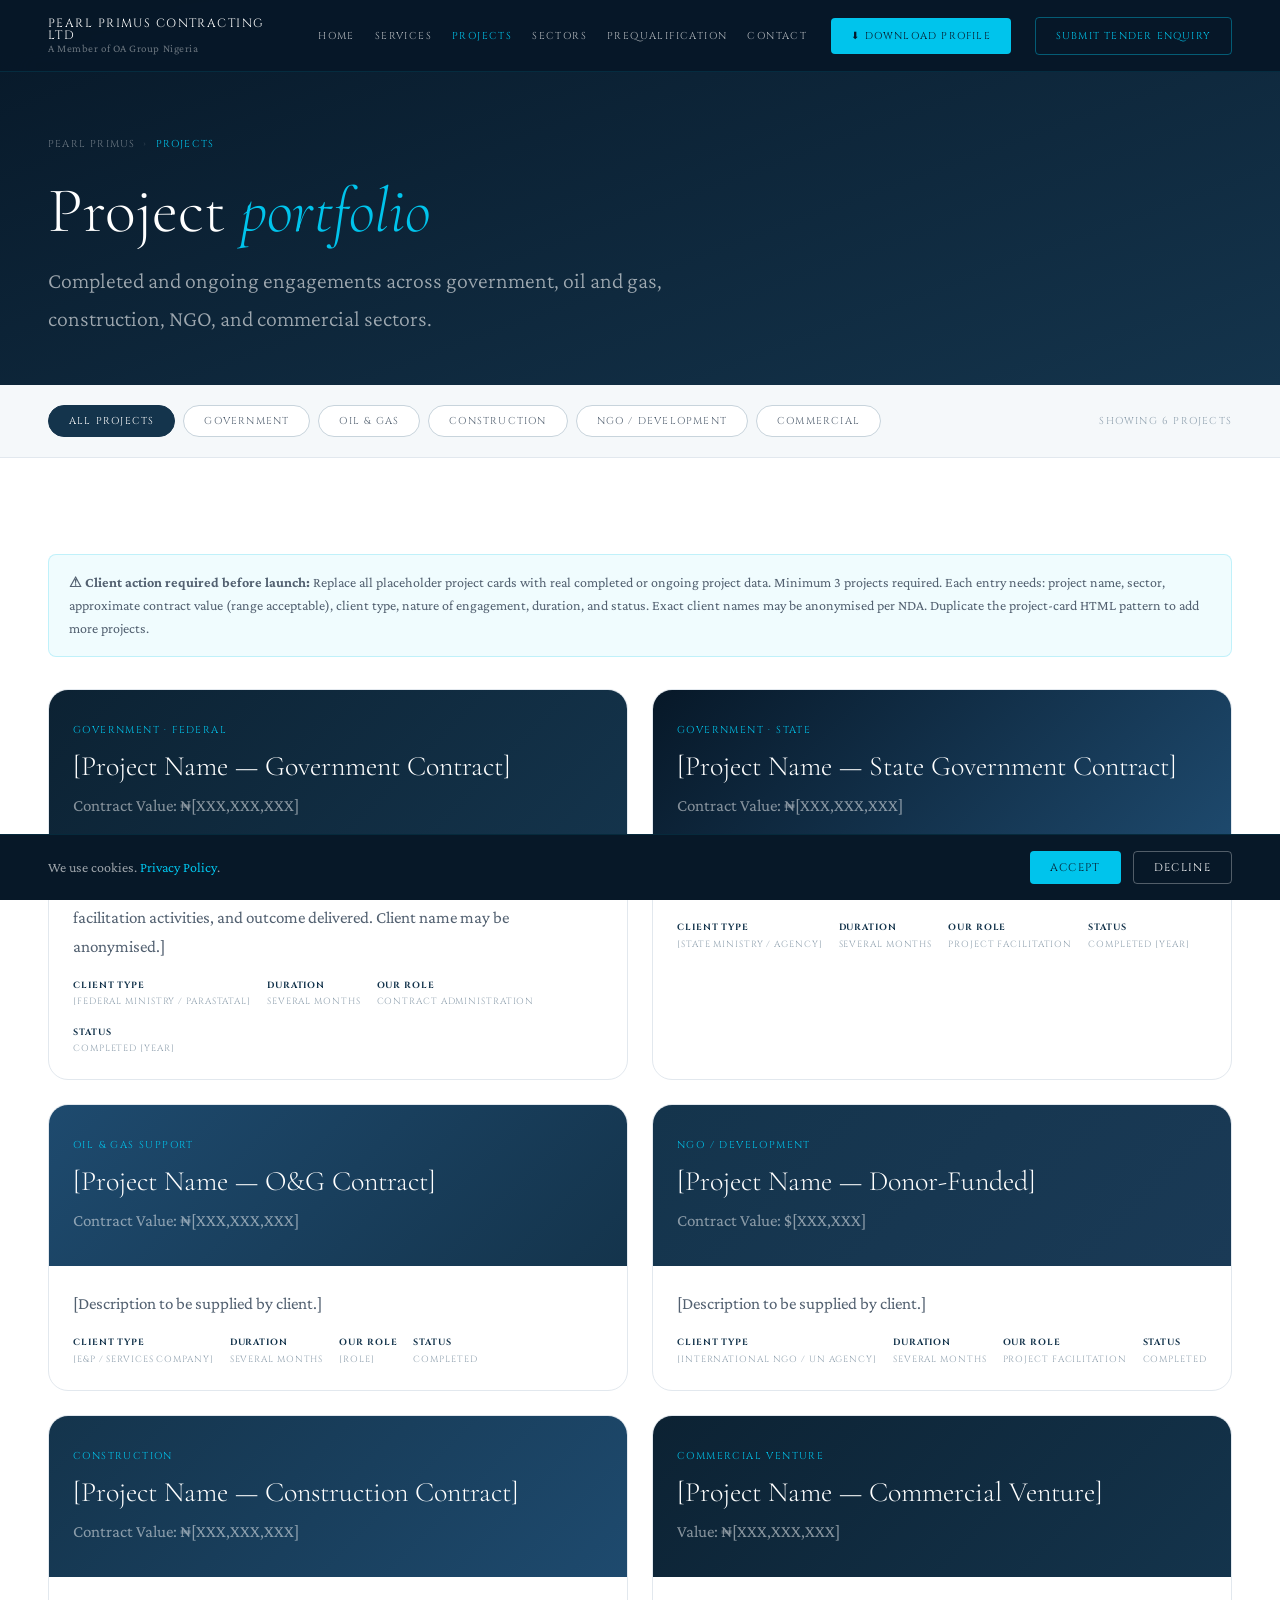
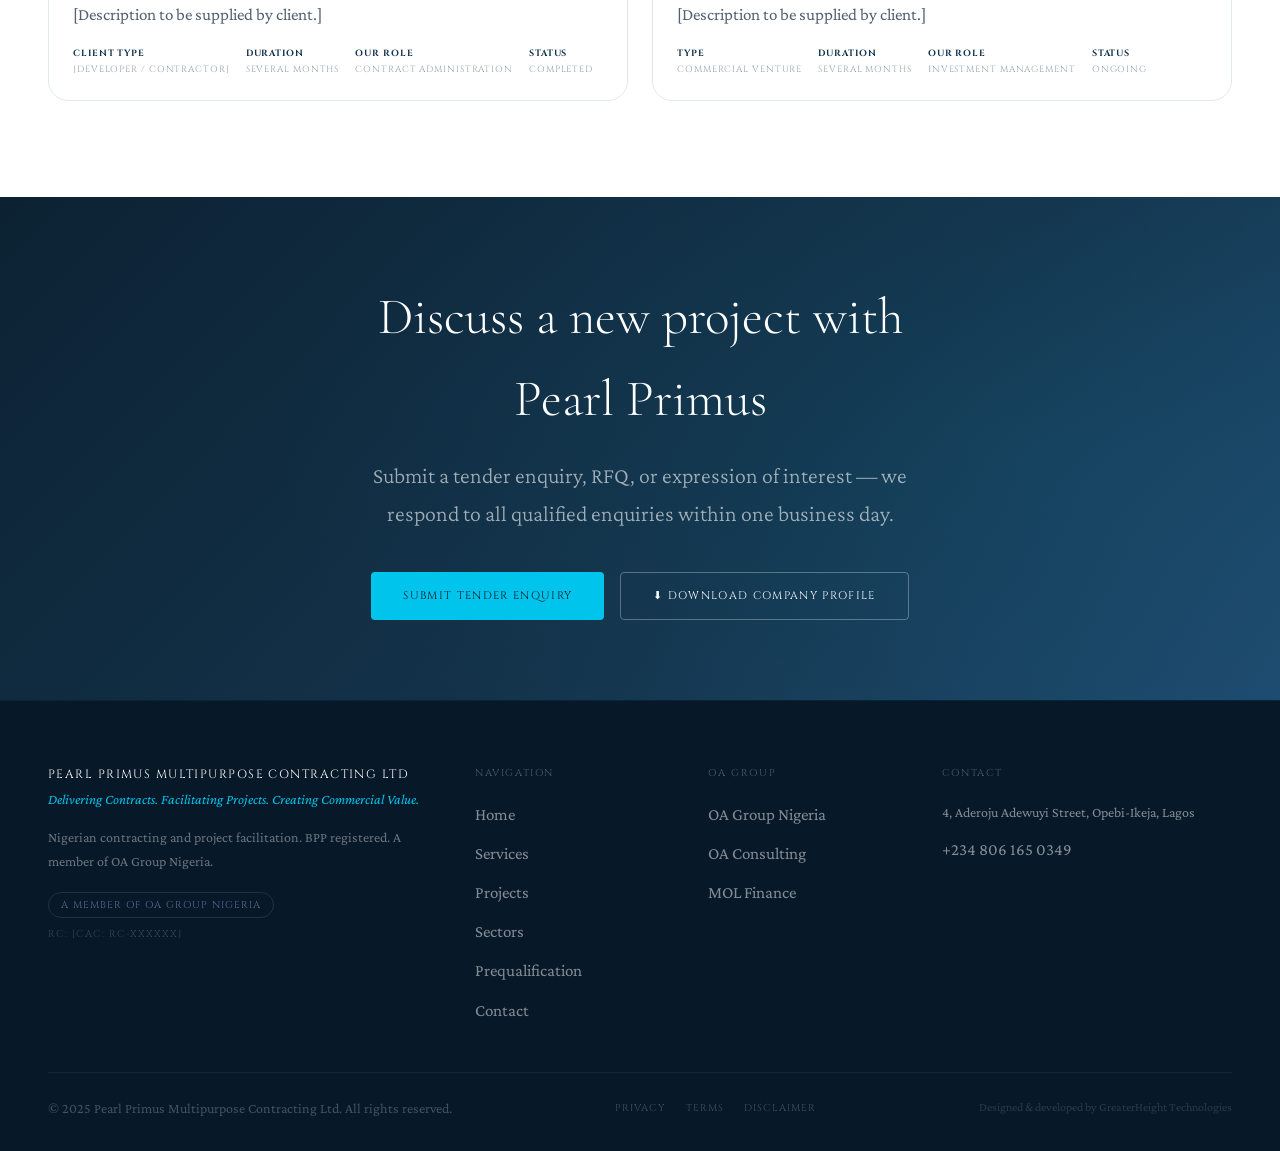
<file: projects/index.html>
<!DOCTYPE html>
<html lang="en">
<head>
  <meta charset="UTF-8"><meta name="viewport" content="width=device-width, initial-scale=1.0">
  <title>Project Portfolio — Pearl Primus Multipurpose Contracting Ltd | Nigeria</title>
  <meta name="description" content="Pearl Primus project portfolio — completed and ongoing contracting, project facilitation, and commercial ventures across government, oil and gas, construction, NGO, and commercial sectors.">
  <link rel="canonical" href="https://pearlprimus.oagroupng.com/projects/">
  <link rel="preconnect" href="https://fonts.googleapis.com"><link rel="preconnect" href="https://fonts.gstatic.com" crossorigin>
  <link href="https://fonts.googleapis.com/css2?family=Cinzel:wght@400;600;700&family=Cormorant+Garamond:ital,wght@0,300;0,400;0,600;1,300;1,400&family=Crimson+Pro:ital,wght@0,300;0,400;0,500;0,600;1,300;1,400&display=swap" rel="stylesheet">
  <link rel="stylesheet" href="/css/variables.css"><link rel="stylesheet" href="/css/styles.css"><link rel="stylesheet" href="/css/animations.css"><link rel="stylesheet" href="/css/responsive.css">
  <style>
    .page-hero{background:linear-gradient(160deg,var(--pp-navy-deep) 0%,var(--pp-navy) 100%);padding-top:calc(var(--nav-height) + var(--sp-16));padding-bottom:var(--sp-12);}
    .filter-bar{background:var(--off-white);padding:var(--sp-5) 0;border-bottom:1px solid var(--grey-100);position:sticky;top:var(--nav-height);z-index:100;}
    .filter-bar__inner{display:flex;gap:var(--sp-2);flex-wrap:wrap;align-items:center;}
    .project-count{font-family:var(--font-label);font-size:10px;letter-spacing:0.12em;text-transform:uppercase;color:var(--grey-400);margin-left:auto;}
    .filter-tab{font-family:var(--font-label);font-size:10px;letter-spacing:0.12em;text-transform:uppercase;padding:0.5rem 1.25rem;border-radius:var(--radius-full);border:1px solid var(--grey-200);background:var(--white);color:var(--grey-600);cursor:pointer;transition:all var(--duration-fast);}
    .filter-tab:hover{border-color:var(--pp-navy);color:var(--pp-navy);}
    .filter-tab.active{background:var(--pp-navy);border-color:var(--pp-navy);color:var(--white);}
    [data-sector][hidden]{display:none;}
    .placeholder-note{background:rgba(0,196,236,0.06);border:1px solid rgba(0,196,236,0.2);border-radius:var(--radius-md);padding:var(--sp-4) var(--sp-5);margin-bottom:var(--sp-8);font-family:var(--font-body);font-size:var(--text-sm);color:var(--grey-600);line-height:1.65;}
  </style>
</head>
<body>
<a href="#main" class="skip-link">Skip to main content</a>
<nav class="nav" id="mainNav" role="navigation" aria-label="Main navigation"><div class="nav__inner"><a href="/" class="nav__logo"><span class="nav__logo-name">Pearl Primus Contracting Ltd</span><span class="nav__logo-sub">A Member of OA Group Nigeria</span></a><div class="nav__links"><a href="/" class="nav__link">Home</a><a href="/services/" class="nav__link">Services</a><a href="/projects/" class="nav__link nav__link--active">Projects</a><a href="/sectors/" class="nav__link">Sectors</a><a href="/prequalification/" class="nav__link">Prequalification</a><a href="/contact/" class="nav__link">Contact</a></div><a href="/prequalification/#profile" class="nav__profile">⬇ Download Profile</a><a href="/contact/" class="nav__cta">Submit Tender Enquiry</a><button class="nav__hamburger" id="navHamburger" aria-label="Open menu" aria-expanded="false" aria-controls="mobileMenu"><span></span><span></span><span></span></button></div></nav>
<div class="nav__mobile" id="mobileMenu"><a href="/" class="nav__link">Home</a><a href="/services/" class="nav__link">Services</a><a href="/projects/" class="nav__link">Projects</a><a href="/sectors/" class="nav__link">Sectors</a><a href="/prequalification/" class="nav__link">Prequalification</a><a href="/contact/" class="nav__link">Contact</a><a href="/contact/" class="nav__cta" style="margin-top:var(--sp-4);">Submit Tender Enquiry</a></div>
<main id="main">
  <section class="page-hero"><div class="container">
    <nav aria-label="Breadcrumb" class="breadcrumb"><a href="/">Pearl Primus</a><span class="breadcrumb__sep">›</span><span class="breadcrumb__current">Projects</span></nav>
    <h1 style="font-family:var(--font-display);font-weight:300;font-size:clamp(2.5rem,5vw,5rem);color:var(--white);line-height:1.1;max-width:18ch;margin-bottom:var(--sp-4);">Project <em style="color:var(--pp-cyan);">portfolio</em></h1>
    <p style="font-family:var(--font-body);font-size:var(--text-xl);color:rgba(255,255,255,0.6);max-width:52ch;font-weight:300;line-height:1.7;">Completed and ongoing engagements across government, oil and gas, construction, NGO, and commercial sectors.</p>
  </div></section>

  <div class="filter-bar"><div class="container"><div class="filter-bar__inner">
    <div role="group" aria-label="Filter by sector" style="display:flex;gap:var(--sp-2);flex-wrap:wrap;">
      <button class="filter-tab active" data-filter="all">All Projects</button>
      <button class="filter-tab" data-filter="government">Government</button>
      <button class="filter-tab" data-filter="oilgas">Oil & Gas</button>
      <button class="filter-tab" data-filter="construction">Construction</button>
      <button class="filter-tab" data-filter="ngo">NGO / Development</button>
      <button class="filter-tab" data-filter="commercial">Commercial</button>
    </div>
    <span class="project-count" id="projectCount" aria-live="polite">Showing all projects</span>
  </div></div></div>

  <section class="section section--lg"><div class="container">
    <div class="placeholder-note">
      <strong>⚠ Client action required before launch:</strong> Replace all placeholder project cards with real completed or ongoing project data. Minimum 3 projects required. Each entry needs: project name, sector, approximate contract value (range acceptable), client type, nature of engagement, duration, and status. Exact client names may be anonymised per NDA. Duplicate the project-card HTML pattern to add more projects.
    </div>

    <div class="projects-grid" id="projectsGrid">
      <article class="project-card reveal" data-sector="government">
        <div class="project-card__header"><div class="project-card__sector">Government · Federal</div><div class="project-card__name">[Project Name — Government Contract]</div><div class="project-card__value">Contract Value: ₦[XXX,XXX,XXX]</div></div>
        <div class="project-card__body"><p class="project-card__desc">[Description: nature of engagement, scope, specific contract administration or facilitation activities, and outcome delivered. Client name may be anonymised.]</p><div class="project-card__meta"><div class="project-card__meta-item"><strong>Client Type</strong>[Federal Ministry / Parastatal]</div><div class="project-card__meta-item"><strong>Duration</strong>Several months</div><div class="project-card__meta-item"><strong>Our Role</strong>Contract Administration</div><div class="project-card__meta-item"><strong>Status</strong>Completed [Year]</div></div></div>
      </article>
      <article class="project-card reveal reveal--delay-1" data-sector="government">
        <div class="project-card__header" style="background:linear-gradient(135deg,var(--pp-navy-deep),var(--pp-navy-mid));"><div class="project-card__sector">Government · State</div><div class="project-card__name">[Project Name — State Government Contract]</div><div class="project-card__value">Contract Value: ₦[XXX,XXX,XXX]</div></div>
        <div class="project-card__body"><p class="project-card__desc">[Description to be supplied by client.]</p><div class="project-card__meta"><div class="project-card__meta-item"><strong>Client Type</strong>[State Ministry / Agency]</div><div class="project-card__meta-item"><strong>Duration</strong>Several months</div><div class="project-card__meta-item"><strong>Our Role</strong>Project Facilitation</div><div class="project-card__meta-item"><strong>Status</strong>Completed [Year]</div></div></div>
      </article>
      <article class="project-card reveal reveal--delay-2" data-sector="oilgas">
        <div class="project-card__header" style="background:linear-gradient(135deg,#1E4A6E,var(--pp-navy));"><div class="project-card__sector">Oil & Gas Support</div><div class="project-card__name">[Project Name — O&G Contract]</div><div class="project-card__value">Contract Value: ₦[XXX,XXX,XXX]</div></div>
        <div class="project-card__body"><p class="project-card__desc">[Description to be supplied by client.]</p><div class="project-card__meta"><div class="project-card__meta-item"><strong>Client Type</strong>[E&P / Services Company]</div><div class="project-card__meta-item"><strong>Duration</strong>Several months</div><div class="project-card__meta-item"><strong>Our Role</strong>[Role]</div><div class="project-card__meta-item"><strong>Status</strong>Completed</div></div></div>
      </article>
      <article class="project-card reveal" data-sector="ngo">
        <div class="project-card__header" style="background:linear-gradient(135deg,var(--pp-navy),#1A3A56);"><div class="project-card__sector">NGO / Development</div><div class="project-card__name">[Project Name — Donor-Funded]</div><div class="project-card__value">Contract Value: $[XXX,XXX]</div></div>
        <div class="project-card__body"><p class="project-card__desc">[Description to be supplied by client.]</p><div class="project-card__meta"><div class="project-card__meta-item"><strong>Client Type</strong>[International NGO / UN Agency]</div><div class="project-card__meta-item"><strong>Duration</strong>Several months</div><div class="project-card__meta-item"><strong>Our Role</strong>Project Facilitation</div><div class="project-card__meta-item"><strong>Status</strong>Completed</div></div></div>
      </article>
      <article class="project-card reveal reveal--delay-1" data-sector="construction">
        <div class="project-card__header" style="background:linear-gradient(135deg,#14344C,#1E4A6E);"><div class="project-card__sector">Construction</div><div class="project-card__name">[Project Name — Construction Contract]</div><div class="project-card__value">Contract Value: ₦[XXX,XXX,XXX]</div></div>
        <div class="project-card__body"><p class="project-card__desc">[Description to be supplied by client.]</p><div class="project-card__meta"><div class="project-card__meta-item"><strong>Client Type</strong>[Developer / Contractor]</div><div class="project-card__meta-item"><strong>Duration</strong>Several months</div><div class="project-card__meta-item"><strong>Our Role</strong>Contract Administration</div><div class="project-card__meta-item"><strong>Status</strong>Completed</div></div></div>
      </article>
      <article class="project-card reveal reveal--delay-2" data-sector="commercial">
        <div class="project-card__header" style="background:linear-gradient(135deg,#0C2233,var(--pp-navy));"><div class="project-card__sector">Commercial Venture</div><div class="project-card__name">[Project Name — Commercial Venture]</div><div class="project-card__value">Value: ₦[XXX,XXX,XXX]</div></div>
        <div class="project-card__body"><p class="project-card__desc">[Description to be supplied by client.]</p><div class="project-card__meta"><div class="project-card__meta-item"><strong>Type</strong>Commercial Venture</div><div class="project-card__meta-item"><strong>Duration</strong>Several months</div><div class="project-card__meta-item"><strong>Our Role</strong>Investment Management</div><div class="project-card__meta-item"><strong>Status</strong>Ongoing</div></div></div>
      </article>
    </div>
  </div></section>

  <section class="cta-banner"><div class="cta-banner__content"><h2 class="cta-banner__title reveal">Discuss a new project with Pearl Primus</h2><p class="cta-banner__sub reveal reveal--delay-1">Submit a tender enquiry, RFQ, or expression of interest — we respond to all qualified enquiries within one business day.</p><div class="cta-banner__actions reveal reveal--delay-2"><a href="/contact/" class="btn btn-cyan">Submit Tender Enquiry</a><a href="/prequalification/#profile" class="btn btn-outline">⬇ Download Company Profile</a></div></div></section>
</main>
<footer class="footer" role="contentinfo"><div class="container"><div class="footer__grid"><div><div class="footer__brand-name">Pearl Primus Multipurpose Contracting Ltd</div><div class="footer__brand-tag">Delivering Contracts. Facilitating Projects. Creating Commercial Value.</div><p class="footer__desc">Nigerian contracting and project facilitation. BPP registered. A member of OA Group Nigeria.</p><a href="https://oagroupng.com" class="footer__group-badge" target="_blank" rel="noopener">A Member of OA Group Nigeria</a><div class="footer__cac">RC: [CAC: RC-XXXXXX]</div></div><div><div class="footer__col-title">Navigation</div><nav class="footer__links"><a href="/" class="footer__link">Home</a><a href="/services/" class="footer__link">Services</a><a href="/projects/" class="footer__link">Projects</a><a href="/sectors/" class="footer__link">Sectors</a><a href="/prequalification/" class="footer__link">Prequalification</a><a href="/contact/" class="footer__link">Contact</a></nav></div><div><div class="footer__col-title">OA Group</div><nav class="footer__links"><a href="https://oagroupng.com" class="footer__link" target="_blank" rel="noopener">OA Group Nigeria</a><a href="https://oaconsulting.oagroupng.com" class="footer__link" target="_blank" rel="noopener">OA Consulting</a><a href="https://mol.oagroupng.com" class="footer__link" target="_blank" rel="noopener">MOL Finance</a></nav></div><div><div class="footer__col-title">Contact</div><address style="font-style:normal;"><p class="footer__contact-item">4, Aderoju Adewuyi Street, Opebi-Ikeja, Lagos</p><p class="footer__contact-item"><a href="tel:+2348061650349" class="footer__link">+234 806 165 0349</a></p></address></div></div><div class="footer__bottom"><p class="footer__copy">© 2025 Pearl Primus Multipurpose Contracting Ltd. All rights reserved.</p><nav class="footer__legal"><a href="/privacy/">Privacy</a><a href="/terms/">Terms</a><a href="/disclaimer/">Disclaimer</a></nav><p class="footer__dev">Designed & developed by GreaterHeight Technologies</p></div></div></footer>
<button id="backToTop" aria-label="Back to top" style="position:fixed;bottom:2rem;right:2rem;width:44px;height:44px;border-radius:50%;background:var(--pp-cyan);border:none;color:var(--pp-navy-deep);font-size:18px;font-weight:700;display:flex;align-items:center;justify-content:center;opacity:0;pointer-events:none;transition:opacity 0.3s;z-index:500;cursor:pointer;">↑</button>
<div class="cookie-banner" id="cookieBanner"><p class="cookie-banner__text">We use cookies. <a href="/privacy/" style="color:var(--pp-cyan);">Privacy Policy</a>.</p><div class="cookie-banner__actions"><button id="cookieAccept" class="btn btn-cyan" style="padding:0.5rem 1.25rem;font-size:11px;">Accept</button><button id="cookieDecline" class="btn btn-outline" style="padding:0.5rem 1.25rem;font-size:11px;">Decline</button></div></div>
<script src="/js/navigation.js" defer></script><script src="/js/main.js" defer></script>
<script>
document.addEventListener('DOMContentLoaded',()=>{
  const tabs=document.querySelectorAll('.filter-tab');
  const cards=document.querySelectorAll('[data-sector]');
  const count=document.getElementById('projectCount');
  function upd(){const v=[...cards].filter(c=>!c.hasAttribute('hidden')).length;count.textContent=`Showing ${v} project${v!==1?'s':''}`;}
  tabs.forEach(btn=>btn.addEventListener('click',()=>{
    tabs.forEach(b=>b.classList.remove('active'));btn.classList.add('active');
    const f=btn.dataset.filter;cards.forEach(c=>c.toggleAttribute('hidden',f!=='all'&&c.dataset.sector!==f));upd();
  }));upd();
});
</script>
</body></html>
</file>
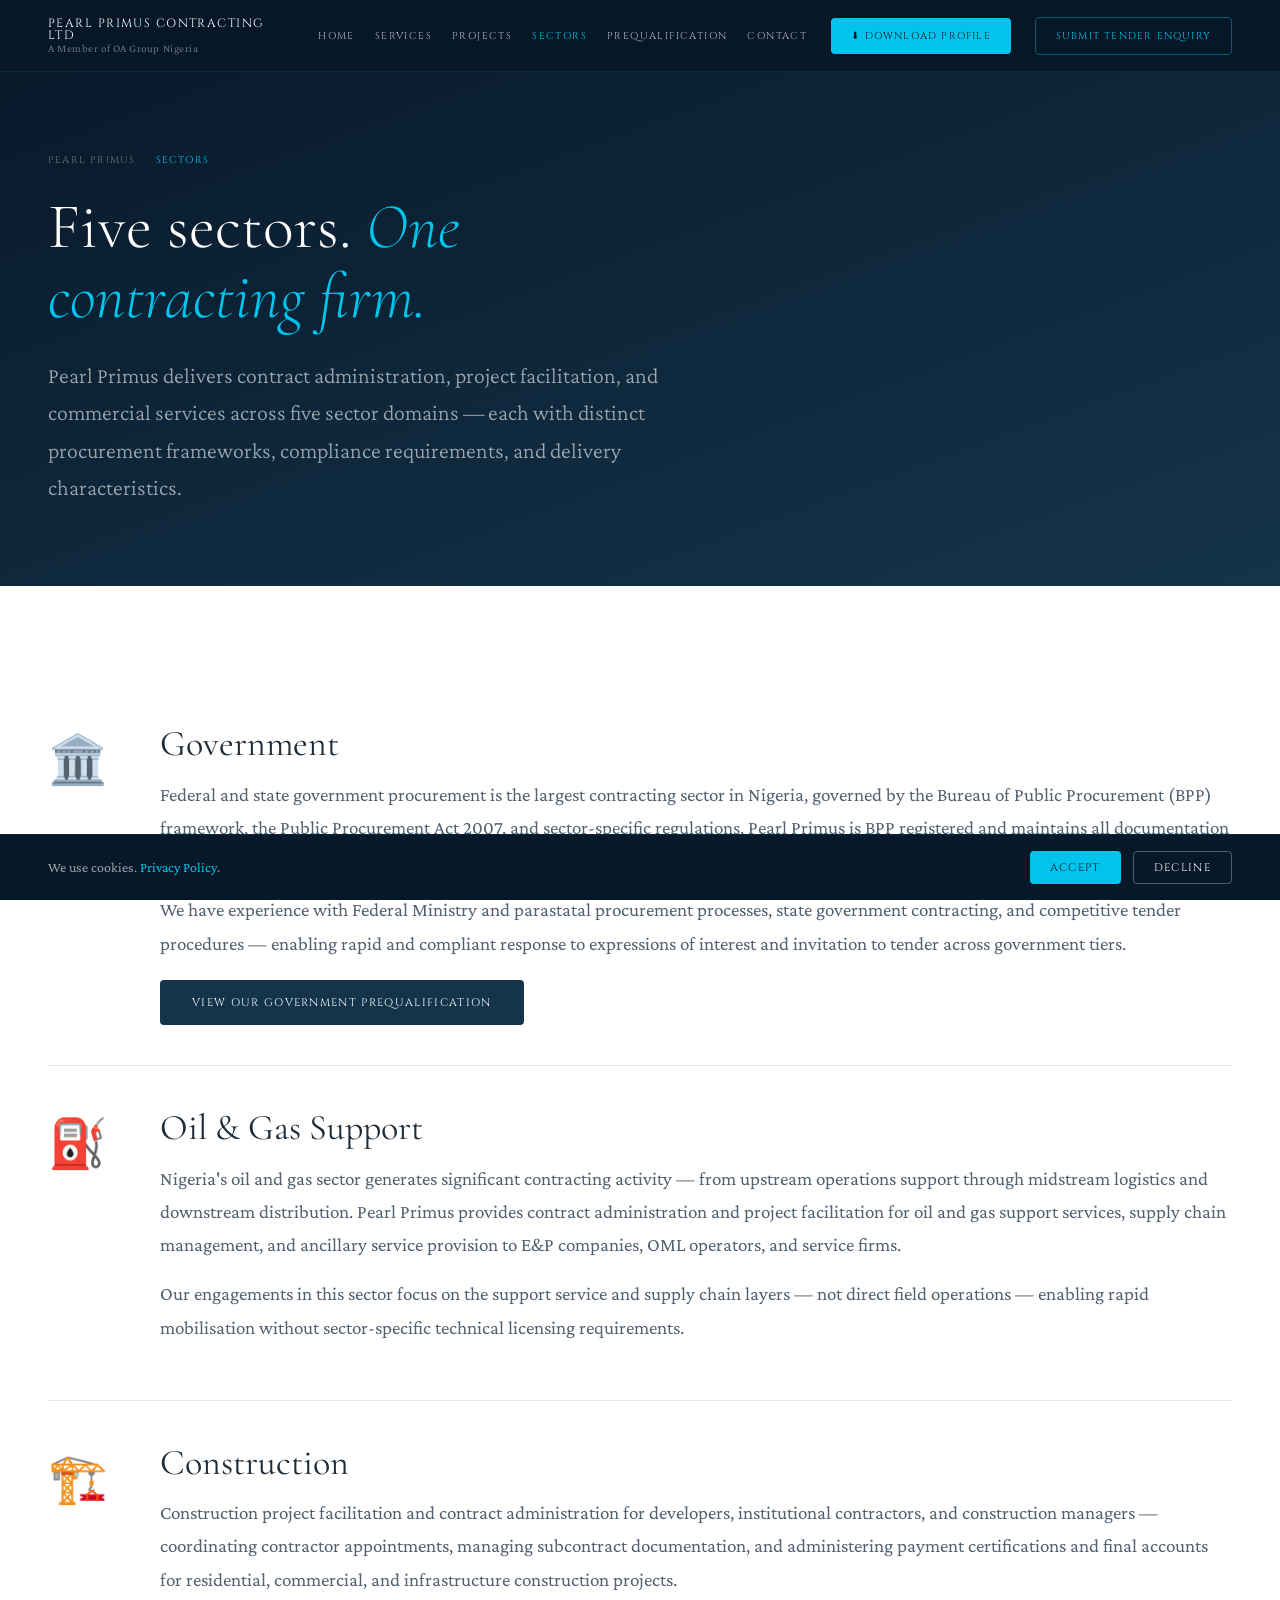
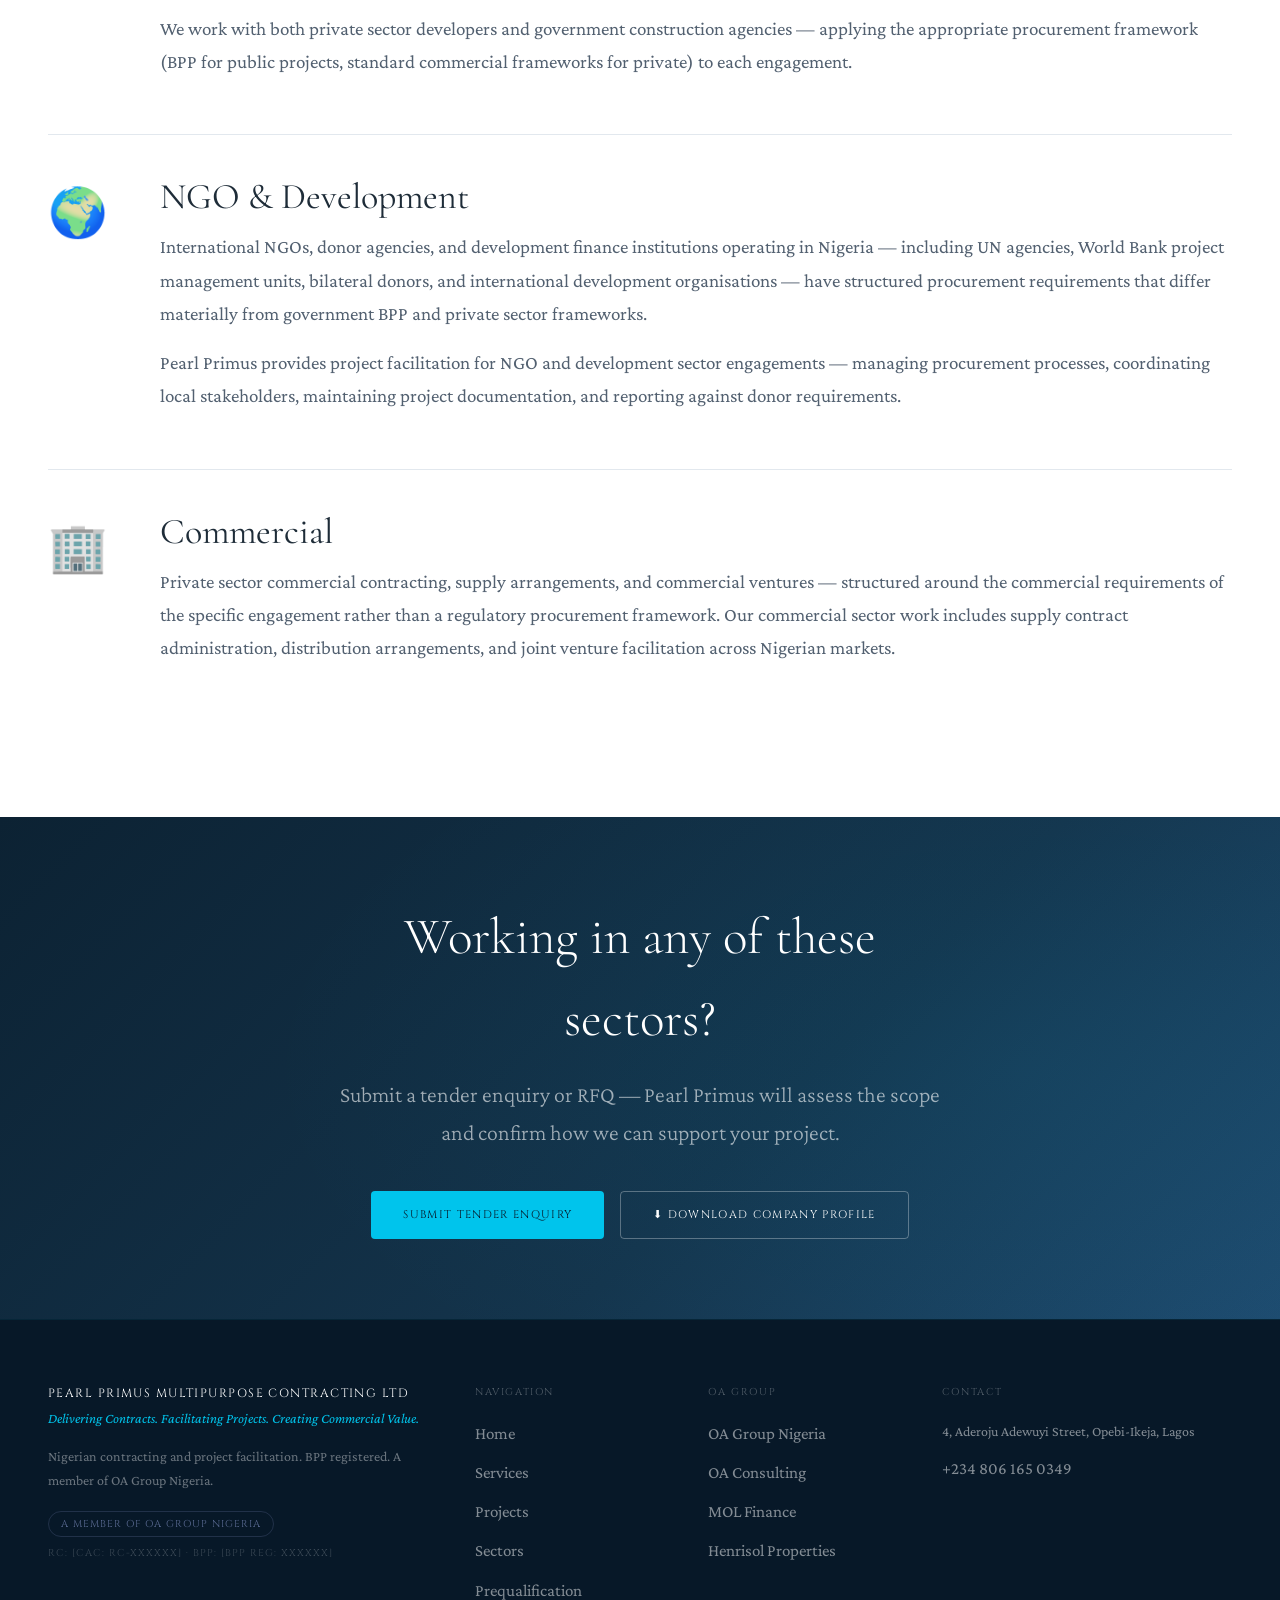
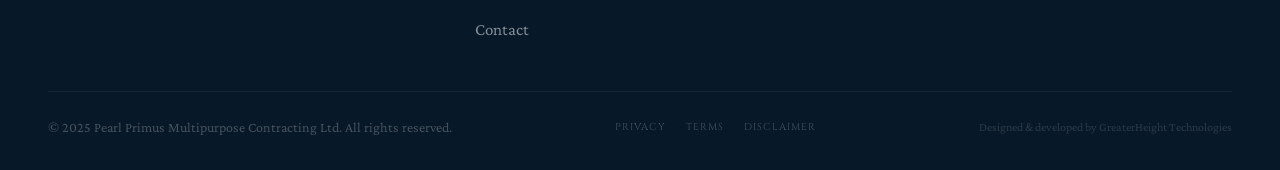
<file: sectors/index.html>
<!DOCTYPE html>
<html lang="en">
<head>
  <meta charset="UTF-8"><meta name="viewport" content="width=device-width, initial-scale=1.0">
  <title>Sectors — Pearl Primus | Government, Oil & Gas, Construction, NGO | Nigeria
Prequalification — Pearl Primus | BPP Registered | Company Profile Download</title>
  <meta name="description" content="Pearl Primus sector expertise — government procurement, oil and gas support, construction, NGO/development, and commercial contracting across Nigeria.
Pearl Primus prequalification credentials — BPP registration, CAC, tax clearance, and company profile PDF download for tender submissions.">
  <link rel="canonical" href="https://pearlprimus.oagroupng.com/sectors/">
  <link rel="preconnect" href="https://fonts.googleapis.com"><link rel="preconnect" href="https://fonts.gstatic.com" crossorigin>
  <link href="https://fonts.googleapis.com/css2?family=Cinzel:wght@400;600;700&family=Cormorant+Garamond:ital,wght@0,300;0,400;0,600;1,300;1,400&family=Crimson+Pro:ital,wght@0,300;0,400;0,500;0,600;1,300;1,400&display=swap" rel="stylesheet">
  <link rel="stylesheet" href="/css/variables.css"><link rel="stylesheet" href="/css/styles.css"><link rel="stylesheet" href="/css/animations.css"><link rel="stylesheet" href="/css/responsive.css">
  <style>
    .page-hero{background:linear-gradient(160deg,var(--pp-navy-deep) 0%,var(--pp-navy) 100%);padding-top:calc(var(--nav-height) + var(--sp-20));padding-bottom:var(--sp-20);}
    .contact-layout{display:grid;grid-template-columns:2fr 1.2fr;gap:var(--sp-16);align-items:start;}
    .contact-info-item{padding:var(--sp-6) 0;border-bottom:1px solid var(--grey-100);}
    .contact-info-item:last-child{border-bottom:none;}
    .contact-info-label{font-family:var(--font-label);font-size:10px;letter-spacing:0.14em;text-transform:uppercase;color:var(--pp-cyan);margin-bottom:var(--sp-2);}
    .contact-info-value{font-family:var(--font-body);font-size:var(--text-lg);color:var(--grey-800);line-height:1.65;}
    .contact-info-value a{color:var(--grey-700);transition:color .2s;}
    .contact-info-value a:hover{color:var(--pp-cyan);}
    .sector-detail{padding:var(--sp-10) 0;border-bottom:1px solid var(--grey-100);display:grid;grid-template-columns:80px 1fr;gap:var(--sp-8);align-items:start;}
    .sector-detail:last-child{border-bottom:none;}
    .sector-detail__icon{font-size:3rem;}
    .sector-detail__name{font-family:var(--font-display);font-size:var(--text-3xl);font-weight:400;color:var(--grey-800);margin-bottom:var(--sp-3);line-height:1.2;}
    .sector-detail__desc{font-family:var(--font-body);font-size:var(--text-lg);color:var(--grey-600);line-height:1.75;margin-bottom:var(--sp-4);}
    .preq-section{margin-bottom:var(--sp-12);}
    .preq-section-title{font-family:var(--font-display);font-size:var(--text-2xl);font-weight:400;color:var(--grey-800);margin-bottom:var(--sp-5);}
    .form-success{display:none;text-align:center;padding:var(--sp-12);}
    .form-success h3{font-family:var(--font-display);font-size:var(--text-3xl);color:var(--pp-navy);margin-bottom:var(--sp-4);}
    @media(max-width:1024px){.contact-layout{grid-template-columns:1fr;}.sector-detail{grid-template-columns:1fr;}}
  </style>
</head>
<body>
<a href="#main" class="skip-link">Skip to main content</a>
<nav class="nav" id="mainNav" role="navigation" aria-label="Main navigation"><div class="nav__inner"><a href="/" class="nav__logo"><span class="nav__logo-name">Pearl Primus Contracting Ltd</span><span class="nav__logo-sub">A Member of OA Group Nigeria</span></a><div class="nav__links"><a href="/" class="nav__link">Home</a><a href="/services/" class="nav__link">Services</a><a href="/projects/" class="nav__link">Projects</a><a href="/sectors/" class="nav__link nav__link--active">Sectors</a><a href="/prequalification/" class="nav__link">Prequalification</a><a href="/contact/" class="nav__link">Contact</a></div><a href="/prequalification/#profile" class="nav__profile">⬇ Download Profile</a><a href="/contact/" class="nav__cta">Submit Tender Enquiry</a><button class="nav__hamburger" id="navHamburger" aria-label="Open menu" aria-expanded="false" aria-controls="mobileMenu"><span></span><span></span><span></span></button></div></nav>
<div class="nav__mobile" id="mobileMenu"><a href="/" class="nav__link">Home</a><a href="/services/" class="nav__link">Services</a><a href="/projects/" class="nav__link">Projects</a><a href="/sectors/" class="nav__link">Sectors</a><a href="/prequalification/" class="nav__link">Prequalification</a><a href="/contact/" class="nav__link">Contact</a><a href="/contact/" class="nav__cta" style="margin-top:var(--sp-4);">Submit Tender Enquiry</a></div>
<main id="main">
  <section class="page-hero"><div class="container">
    <nav aria-label="Breadcrumb" class="breadcrumb"><a href="/">Pearl Primus</a><span class="breadcrumb__sep">›</span><span class="breadcrumb__current">Sectors</span></nav>
    <h1 style="font-family:var(--font-display);font-weight:300;font-size:clamp(2.5rem,5vw,5rem);color:var(--white);line-height:1.1;max-width:16ch;margin-bottom:var(--sp-6);">Five sectors. <em style="color:var(--pp-cyan);">One contracting firm.</em></h1>
    <p style="font-family:var(--font-body);font-size:var(--text-xl);color:rgba(255,255,255,0.6);max-width:52ch;font-weight:300;line-height:1.7;">Pearl Primus delivers contract administration, project facilitation, and commercial services across five sector domains — each with distinct procurement frameworks, compliance requirements, and delivery characteristics.</p>
  </div></section>
  <section class="section section--lg"><div class="container">
    <div class="sector-detail reveal"><div class="sector-detail__icon">🏛️</div><div>
      <h2 class="sector-detail__name">Government</h2>
      <p class="sector-detail__desc">Federal and state government procurement is the largest contracting sector in Nigeria, governed by the Bureau of Public Procurement (BPP) framework, the Public Procurement Act 2007, and sector-specific regulations. Pearl Primus is BPP registered and maintains all documentation required for government prequalification.</p>
      <p class="sector-detail__desc">We have experience with Federal Ministry and parastatal procurement processes, state government contracting, and competitive tender procedures — enabling rapid and compliant response to expressions of interest and invitation to tender across government tiers.</p>
      <div style="margin-top:var(--sp-5);"><a href="/prequalification/" class="btn btn-navy">View Our Government Prequalification</a></div>
    </div></div>
    <div class="sector-detail reveal"><div class="sector-detail__icon">⛽</div><div>
      <h2 class="sector-detail__name">Oil & Gas Support</h2>
      <p class="sector-detail__desc">Nigeria's oil and gas sector generates significant contracting activity — from upstream operations support through midstream logistics and downstream distribution. Pearl Primus provides contract administration and project facilitation for oil and gas support services, supply chain management, and ancillary service provision to E&P companies, OML operators, and service firms.</p>
      <p class="sector-detail__desc">Our engagements in this sector focus on the support service and supply chain layers — not direct field operations — enabling rapid mobilisation without sector-specific technical licensing requirements.</p>
    </div></div>
    <div class="sector-detail reveal"><div class="sector-detail__icon">🏗️</div><div>
      <h2 class="sector-detail__name">Construction</h2>
      <p class="sector-detail__desc">Construction project facilitation and contract administration for developers, institutional contractors, and construction managers — coordinating contractor appointments, managing subcontract documentation, and administering payment certifications and final accounts for residential, commercial, and infrastructure construction projects.</p>
      <p class="sector-detail__desc">We work with both private sector developers and government construction agencies — applying the appropriate procurement framework (BPP for public projects, standard commercial frameworks for private) to each engagement.</p>
    </div></div>
    <div class="sector-detail reveal"><div class="sector-detail__icon">🌍</div><div>
      <h2 class="sector-detail__name">NGO & Development</h2>
      <p class="sector-detail__desc">International NGOs, donor agencies, and development finance institutions operating in Nigeria — including UN agencies, World Bank project management units, bilateral donors, and international development organisations — have structured procurement requirements that differ materially from government BPP and private sector frameworks.</p>
      <p class="sector-detail__desc">Pearl Primus provides project facilitation for NGO and development sector engagements — managing procurement processes, coordinating local stakeholders, maintaining project documentation, and reporting against donor requirements.</p>
    </div></div>
    <div class="sector-detail reveal"><div class="sector-detail__icon">🏢</div><div>
      <h2 class="sector-detail__name">Commercial</h2>
      <p class="sector-detail__desc">Private sector commercial contracting, supply arrangements, and commercial ventures — structured around the commercial requirements of the specific engagement rather than a regulatory procurement framework. Our commercial sector work includes supply contract administration, distribution arrangements, and joint venture facilitation across Nigerian markets.</p>
    </div></div>
  </div></section>
  <section class="cta-banner"><div class="cta-banner__content"><h2 class="cta-banner__title reveal">Working in any of these sectors?</h2><p class="cta-banner__sub reveal reveal--delay-1">Submit a tender enquiry or RFQ — Pearl Primus will assess the scope and confirm how we can support your project.</p><div class="cta-banner__actions reveal reveal--delay-2"><a href="/contact/" class="btn btn-cyan">Submit Tender Enquiry</a><a href="/prequalification/#profile" class="btn btn-outline">⬇ Download Company Profile</a></div></div></section>
</main>
<footer class="footer" role="contentinfo"><div class="container"><div class="footer__grid"><div><div class="footer__brand-name">Pearl Primus Multipurpose Contracting Ltd</div><div class="footer__brand-tag">Delivering Contracts. Facilitating Projects. Creating Commercial Value.</div><p class="footer__desc">Nigerian contracting and project facilitation. BPP registered. A member of OA Group Nigeria.</p><a href="https://oagroupng.com" class="footer__group-badge" target="_blank" rel="noopener">A Member of OA Group Nigeria</a><div class="footer__cac">RC: [CAC: RC-XXXXXX] · BPP: [BPP REG: XXXXXX]</div></div><div><div class="footer__col-title">Navigation</div><nav class="footer__links"><a href="/" class="footer__link">Home</a><a href="/services/" class="footer__link">Services</a><a href="/projects/" class="footer__link">Projects</a><a href="/sectors/" class="footer__link">Sectors</a><a href="/prequalification/" class="footer__link">Prequalification</a><a href="/contact/" class="footer__link">Contact</a></nav></div><div><div class="footer__col-title">OA Group</div><nav class="footer__links"><a href="https://oagroupng.com" class="footer__link" target="_blank" rel="noopener">OA Group Nigeria</a><a href="https://oaconsulting.oagroupng.com" class="footer__link" target="_blank" rel="noopener">OA Consulting</a><a href="https://mol.oagroupng.com" class="footer__link" target="_blank" rel="noopener">MOL Finance</a><a href="https://henrisol.oagroupng.com" class="footer__link" target="_blank" rel="noopener">Henrisol Properties</a></nav></div><div><div class="footer__col-title">Contact</div><address style="font-style:normal;"><p class="footer__contact-item">4, Aderoju Adewuyi Street, Opebi-Ikeja, Lagos</p><p class="footer__contact-item"><a href="tel:+2348061650349" class="footer__link">+234 806 165 0349</a></p></address></div></div><div class="footer__bottom"><p class="footer__copy">© 2025 Pearl Primus Multipurpose Contracting Ltd. All rights reserved.</p><nav class="footer__legal"><a href="/privacy/">Privacy</a><a href="/terms/">Terms</a><a href="/disclaimer/">Disclaimer</a></nav><p class="footer__dev">Designed & developed by GreaterHeight Technologies</p></div></div></footer>
<button id="backToTop" aria-label="Back to top" style="position:fixed;bottom:2rem;right:2rem;width:44px;height:44px;border-radius:50%;background:var(--pp-cyan);border:none;color:var(--pp-navy-deep);font-size:18px;font-weight:700;display:flex;align-items:center;justify-content:center;opacity:0;pointer-events:none;transition:opacity 0.3s;z-index:500;cursor:pointer;">↑</button>
<div class="cookie-banner" id="cookieBanner"><p class="cookie-banner__text">We use cookies. <a href="/privacy/" style="color:var(--pp-cyan);">Privacy Policy</a>.</p><div class="cookie-banner__actions"><button id="cookieAccept" class="btn btn-cyan" style="padding:0.5rem 1.25rem;font-size:11px;">Accept</button><button id="cookieDecline" class="btn btn-outline" style="padding:0.5rem 1.25rem;font-size:11px;">Decline</button></div></div>
<script src="/js/navigation.js" defer></script><script src="/js/main.js" defer></script>
</body></html>
</file>
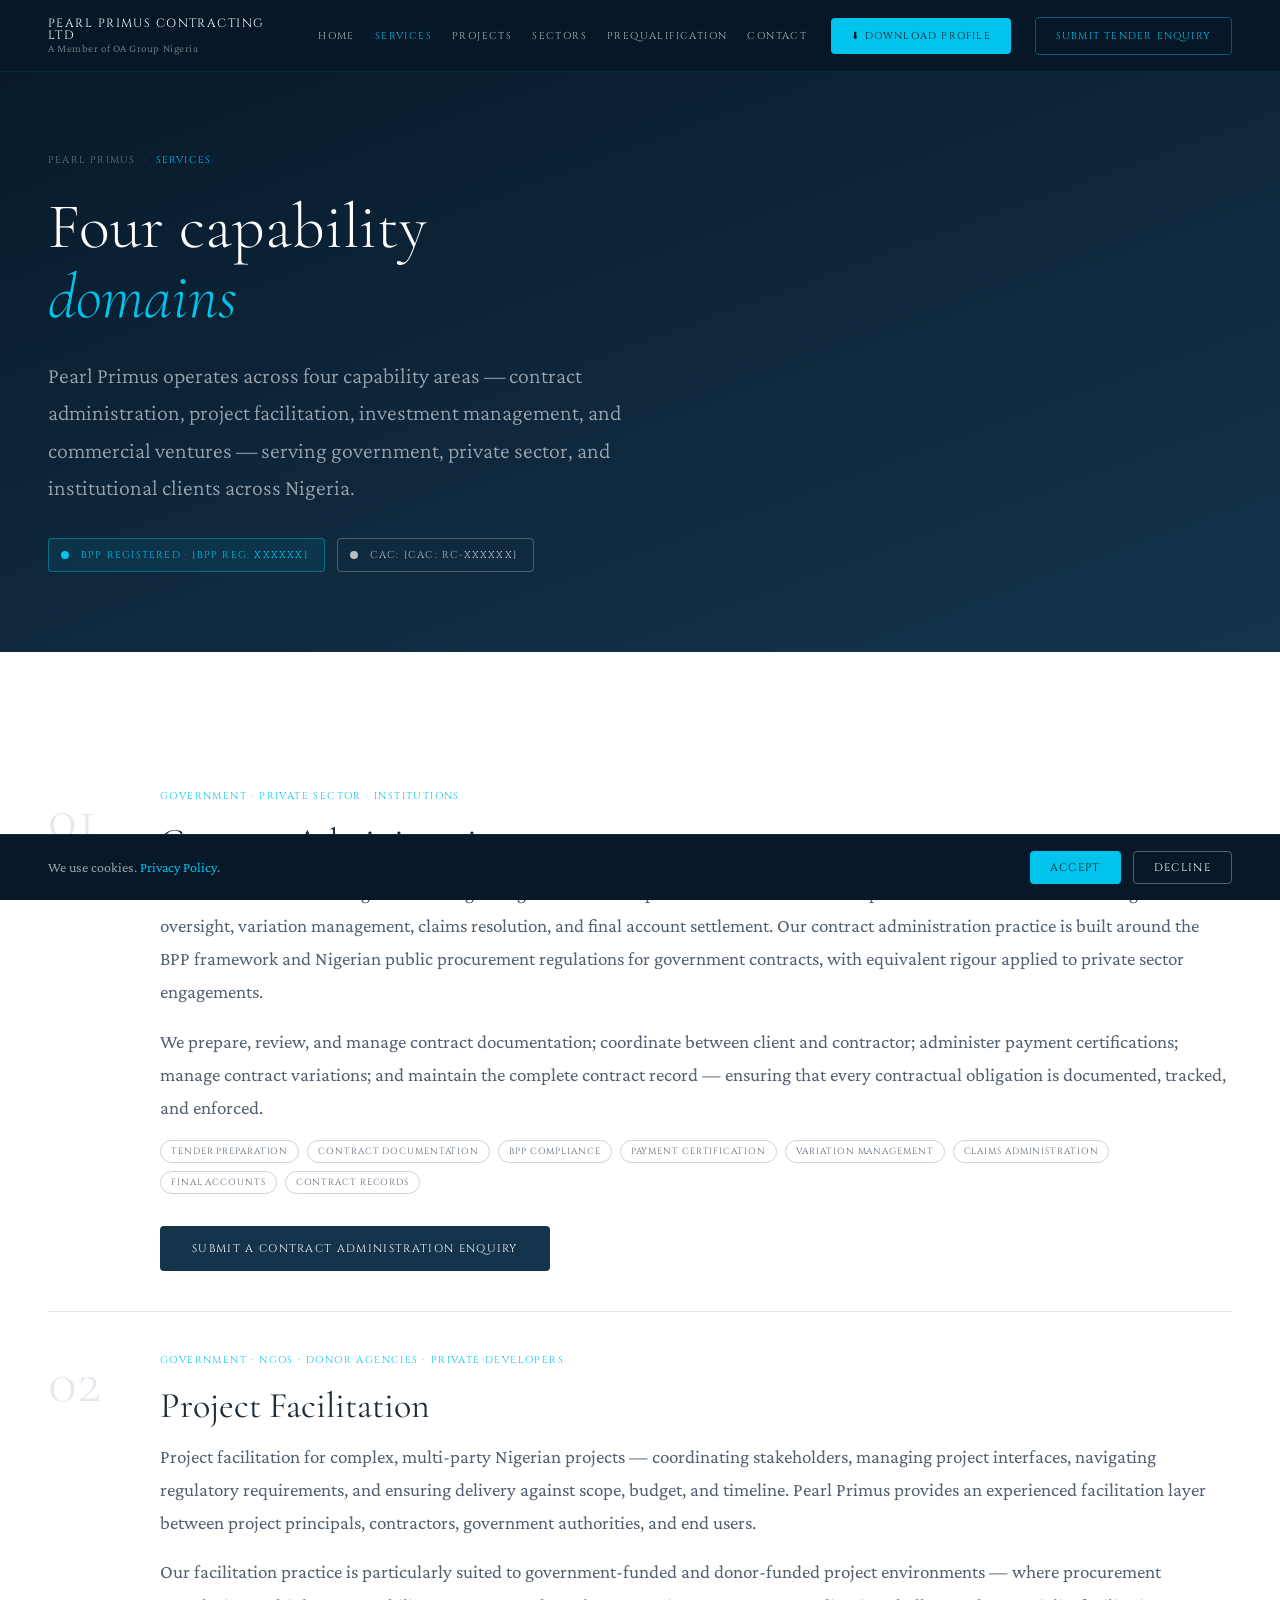
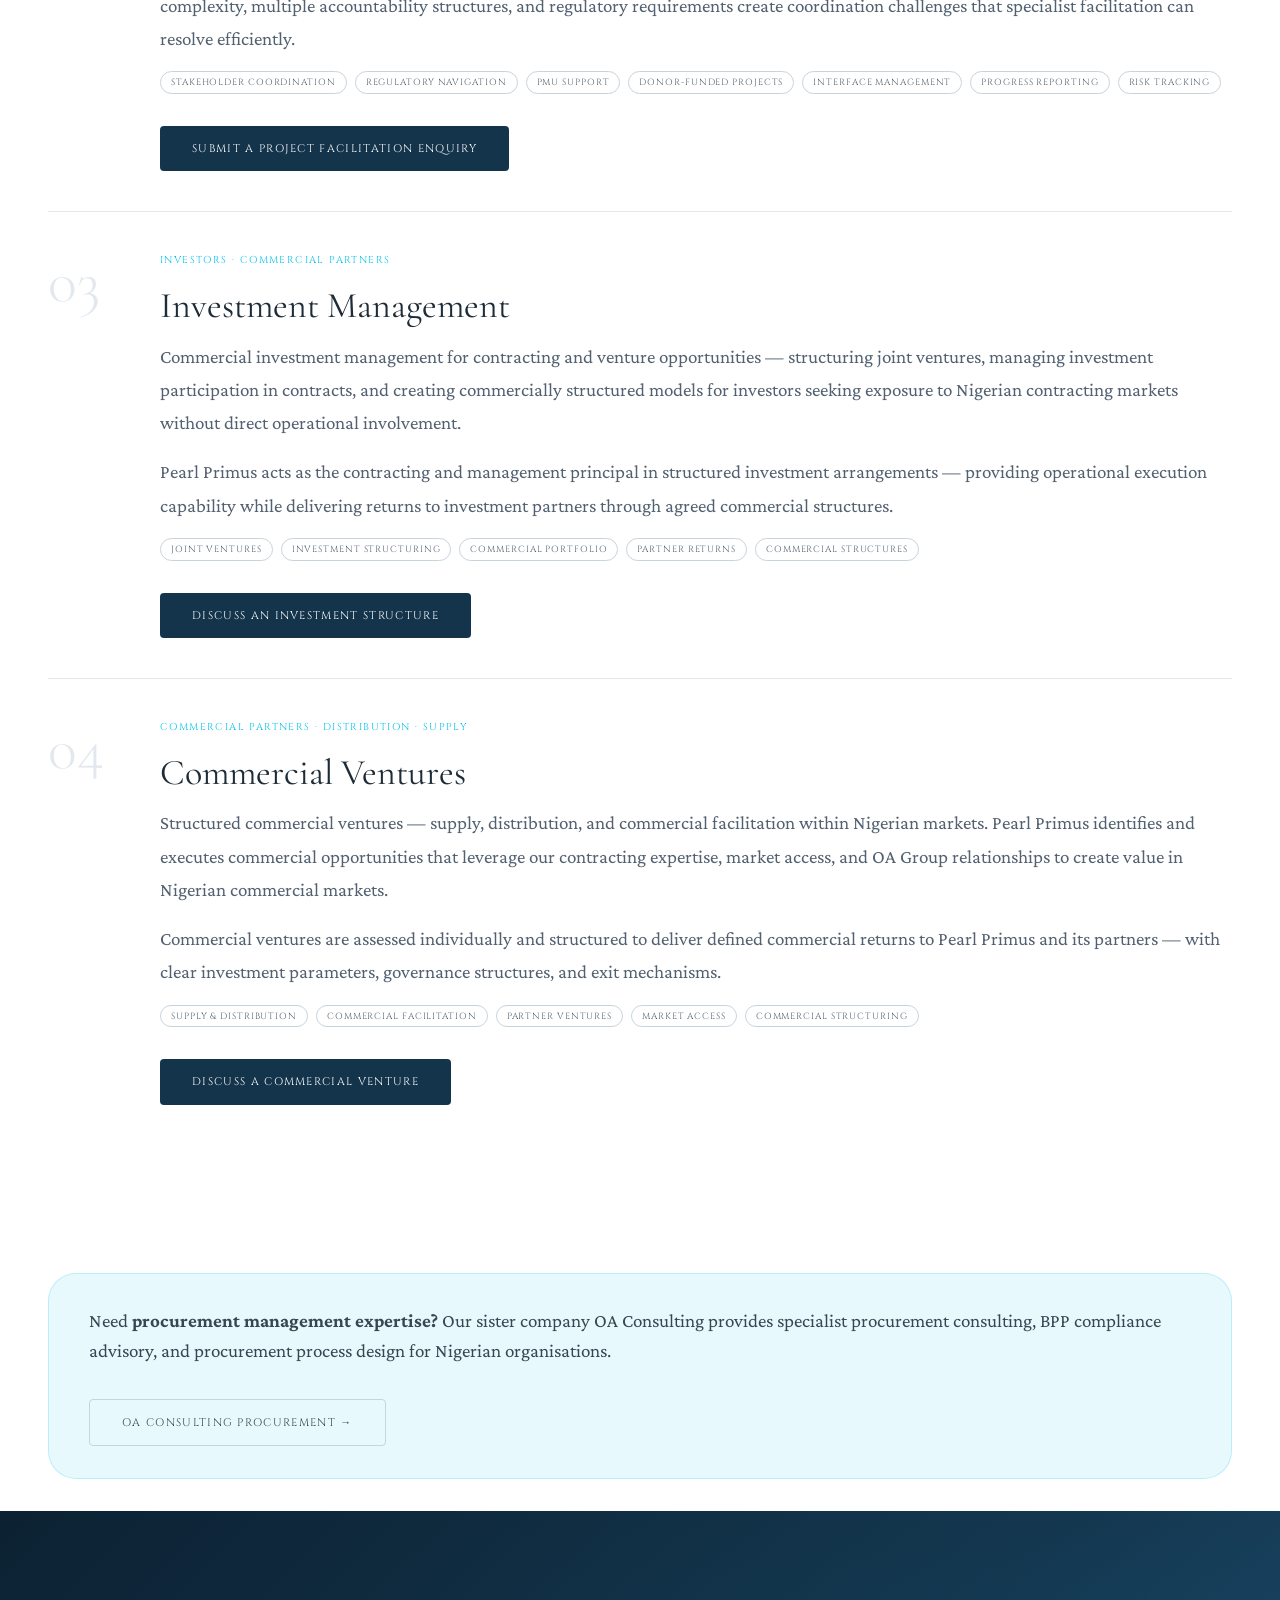
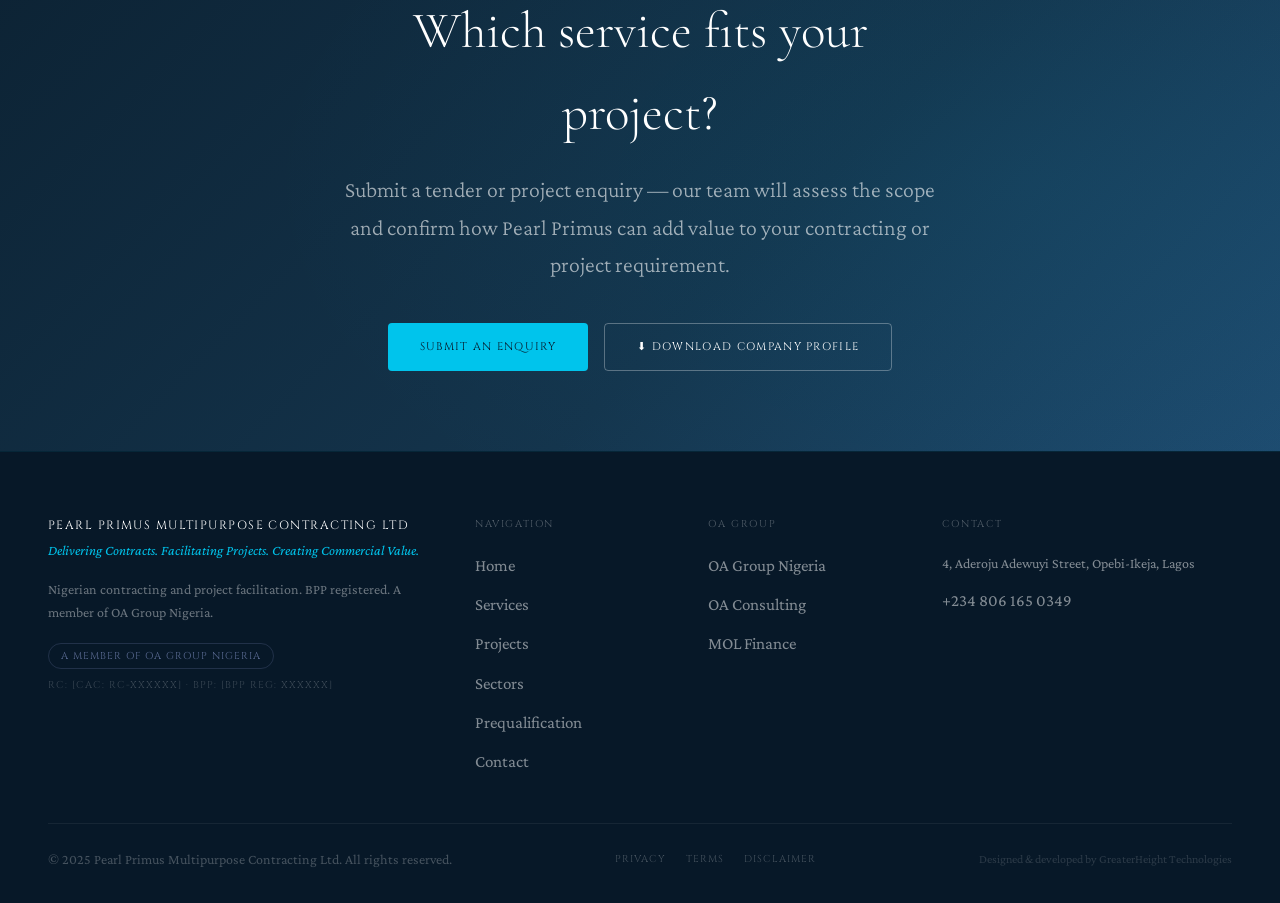
<file: services/index.html>
<!DOCTYPE html>
<html lang="en">
<head>
  <meta charset="UTF-8"><meta name="viewport" content="width=device-width, initial-scale=1.0">
  <title>Services — Pearl Primus Multipurpose Contracting Ltd | Contract Administration | Nigeria</title>
  <meta name="description" content="Pearl Primus capability areas — contract administration, project facilitation, investment management, and commercial ventures for Nigerian government and private sector clients.">
  <link rel="canonical" href="https://pearlprimus.oagroupng.com/services/">
  <link rel="preconnect" href="https://fonts.googleapis.com"><link rel="preconnect" href="https://fonts.gstatic.com" crossorigin>
  <link href="https://fonts.googleapis.com/css2?family=Cinzel:wght@400;600;700&family=Cormorant+Garamond:ital,wght@0,300;0,400;0,600;1,300;1,400&family=Crimson+Pro:ital,wght@0,300;0,400;0,500;0,600;1,300;1,400&display=swap" rel="stylesheet">
  <link rel="stylesheet" href="/css/variables.css"><link rel="stylesheet" href="/css/styles.css"><link rel="stylesheet" href="/css/animations.css"><link rel="stylesheet" href="/css/responsive.css">
  <style>
    .page-hero{background:linear-gradient(160deg,var(--pp-navy-deep) 0%,var(--pp-navy) 100%);padding-top:calc(var(--nav-height) + var(--sp-20));padding-bottom:var(--sp-20);}
    .service-detail{display:grid;grid-template-columns:80px 1fr;gap:var(--sp-8);padding:var(--sp-10) 0;border-bottom:1px solid var(--grey-100);align-items:start;}
    .service-detail:last-child{border-bottom:none;}
    .service-detail__num{font-family:var(--font-display);font-size:var(--text-5xl);font-weight:300;color:var(--grey-100);line-height:1;}
    .service-detail__name{font-family:var(--font-display);font-size:var(--text-3xl);font-weight:400;color:var(--grey-800);margin-bottom:var(--sp-3);line-height:1.2;}
    .service-detail__for{font-family:var(--font-label);font-size:10px;letter-spacing:0.14em;text-transform:uppercase;color:var(--pp-cyan);margin-bottom:var(--sp-4);}
    .service-detail__desc{font-family:var(--font-body);font-size:var(--text-lg);color:var(--grey-600);line-height:1.75;margin-bottom:var(--sp-4);}
    .service-detail__tags{display:flex;flex-wrap:wrap;gap:var(--sp-2);margin:var(--sp-4) 0;}
    @media(max-width:768px){.service-detail{grid-template-columns:1fr;gap:var(--sp-3);}}
  </style>
</head>
<body>
<a href="#main" class="skip-link">Skip to main content</a>
<nav class="nav" id="mainNav" role="navigation" aria-label="Main navigation"><div class="nav__inner"><a href="/" class="nav__logo"><span class="nav__logo-name">Pearl Primus Contracting Ltd</span><span class="nav__logo-sub">A Member of OA Group Nigeria</span></a><div class="nav__links"><a href="/" class="nav__link">Home</a><a href="/services/" class="nav__link nav__link--active">Services</a><a href="/projects/" class="nav__link">Projects</a><a href="/sectors/" class="nav__link">Sectors</a><a href="/prequalification/" class="nav__link">Prequalification</a><a href="/contact/" class="nav__link">Contact</a></div><a href="/prequalification/#profile" class="nav__profile">⬇ Download Profile</a><a href="/contact/" class="nav__cta">Submit Tender Enquiry</a><button class="nav__hamburger" id="navHamburger" aria-label="Open menu" aria-expanded="false" aria-controls="mobileMenu"><span></span><span></span><span></span></button></div></nav>
<div class="nav__mobile" id="mobileMenu"><a href="/" class="nav__link">Home</a><a href="/services/" class="nav__link">Services</a><a href="/projects/" class="nav__link">Projects</a><a href="/sectors/" class="nav__link">Sectors</a><a href="/prequalification/" class="nav__link">Prequalification</a><a href="/contact/" class="nav__link">Contact</a><a href="/contact/" class="nav__cta" style="margin-top:var(--sp-4);">Submit Tender Enquiry</a></div>
<main id="main">
  <section class="page-hero"><div class="container">
    <nav aria-label="Breadcrumb" class="breadcrumb"><a href="/">Pearl Primus</a><span class="breadcrumb__sep">›</span><span class="breadcrumb__current">Services</span></nav>
    <h1 style="font-family:var(--font-display);font-weight:300;font-size:clamp(2.5rem,5vw,5rem);color:var(--white);line-height:1.1;max-width:18ch;margin-bottom:var(--sp-6);">Four capability <em style="color:var(--pp-cyan);">domains</em></h1>
    <p style="font-family:var(--font-body);font-size:var(--text-xl);color:rgba(255,255,255,0.6);max-width:55ch;font-weight:300;line-height:1.7;">Pearl Primus operates across four capability areas — contract administration, project facilitation, investment management, and commercial ventures — serving government, private sector, and institutional clients across Nigeria.</p>
    <div style="display:flex;flex-wrap:wrap;gap:var(--sp-3);margin-top:var(--sp-8);">
      <span class="cert-badge cert-badge--bpp"><span class="cert-badge__dot"></span>BPP Registered · [BPP REG: XXXXXX]</span>
      <span class="cert-badge cert-badge--cac"><span class="cert-badge__dot"></span>CAC: [CAC: RC-XXXXXX]</span>
    </div>
  </div></section>

  <section class="section section--lg"><div class="container">
    <div class="service-detail reveal"><div class="service-detail__num">01</div><div>
      <div class="service-detail__for">Government · Private Sector · Institutions</div>
      <h2 class="service-detail__name">Contract Administration</h2>
      <p class="service-detail__desc">End-to-end contract management for Nigerian government and private sector clients — from pre-contract documentation through execution oversight, variation management, claims resolution, and final account settlement. Our contract administration practice is built around the BPP framework and Nigerian public procurement regulations for government contracts, with equivalent rigour applied to private sector engagements.</p>
      <p class="service-detail__desc">We prepare, review, and manage contract documentation; coordinate between client and contractor; administer payment certifications; manage contract variations; and maintain the complete contract record — ensuring that every contractual obligation is documented, tracked, and enforced.</p>
      <div class="service-detail__tags"><span class="service-tag">Tender Preparation</span><span class="service-tag">Contract Documentation</span><span class="service-tag">BPP Compliance</span><span class="service-tag">Payment Certification</span><span class="service-tag">Variation Management</span><span class="service-tag">Claims Administration</span><span class="service-tag">Final Accounts</span><span class="service-tag">Contract Records</span></div>
      <a href="/contact/" class="btn btn-navy" style="margin-top:var(--sp-4);">Submit a Contract Administration Enquiry</a>
    </div></div>

    <div class="service-detail reveal"><div class="service-detail__num">02</div><div>
      <div class="service-detail__for">Government · NGOs · Donor Agencies · Private Developers</div>
      <h2 class="service-detail__name">Project Facilitation</h2>
      <p class="service-detail__desc">Project facilitation for complex, multi-party Nigerian projects — coordinating stakeholders, managing project interfaces, navigating regulatory requirements, and ensuring delivery against scope, budget, and timeline. Pearl Primus provides an experienced facilitation layer between project principals, contractors, government authorities, and end users.</p>
      <p class="service-detail__desc">Our facilitation practice is particularly suited to government-funded and donor-funded project environments — where procurement complexity, multiple accountability structures, and regulatory requirements create coordination challenges that specialist facilitation can resolve efficiently.</p>
      <div class="service-detail__tags"><span class="service-tag">Stakeholder Coordination</span><span class="service-tag">Regulatory Navigation</span><span class="service-tag">PMU Support</span><span class="service-tag">Donor-Funded Projects</span><span class="service-tag">Interface Management</span><span class="service-tag">Progress Reporting</span><span class="service-tag">Risk Tracking</span></div>
      <a href="/contact/" class="btn btn-navy" style="margin-top:var(--sp-4);">Submit a Project Facilitation Enquiry</a>
    </div></div>

    <div class="service-detail reveal"><div class="service-detail__num">03</div><div>
      <div class="service-detail__for">Investors · Commercial Partners</div>
      <h2 class="service-detail__name">Investment Management</h2>
      <p class="service-detail__desc">Commercial investment management for contracting and venture opportunities — structuring joint ventures, managing investment participation in contracts, and creating commercially structured models for investors seeking exposure to Nigerian contracting markets without direct operational involvement.</p>
      <p class="service-detail__desc">Pearl Primus acts as the contracting and management principal in structured investment arrangements — providing operational execution capability while delivering returns to investment partners through agreed commercial structures.</p>
      <div class="service-detail__tags"><span class="service-tag">Joint Ventures</span><span class="service-tag">Investment Structuring</span><span class="service-tag">Commercial Portfolio</span><span class="service-tag">Partner Returns</span><span class="service-tag">Commercial Structures</span></div>
      <a href="/contact/" class="btn btn-navy" style="margin-top:var(--sp-4);">Discuss an Investment Structure</a>
    </div></div>

    <div class="service-detail reveal"><div class="service-detail__num">04</div><div>
      <div class="service-detail__for">Commercial Partners · Distribution · Supply</div>
      <h2 class="service-detail__name">Commercial Ventures</h2>
      <p class="service-detail__desc">Structured commercial ventures — supply, distribution, and commercial facilitation within Nigerian markets. Pearl Primus identifies and executes commercial opportunities that leverage our contracting expertise, market access, and OA Group relationships to create value in Nigerian commercial markets.</p>
      <p class="service-detail__desc">Commercial ventures are assessed individually and structured to deliver defined commercial returns to Pearl Primus and its partners — with clear investment parameters, governance structures, and exit mechanisms.</p>
      <div class="service-detail__tags"><span class="service-tag">Supply & Distribution</span><span class="service-tag">Commercial Facilitation</span><span class="service-tag">Partner Ventures</span><span class="service-tag">Market Access</span><span class="service-tag">Commercial Structuring</span></div>
      <a href="/contact/" class="btn btn-navy" style="margin-top:var(--sp-4);">Discuss a Commercial Venture</a>
    </div></div>
  </div></section>

  <div style="padding-block:var(--sp-8);"><div class="container"><div class="cross-referral reveal"><p class="cross-referral__text">Need <strong>procurement management expertise?</strong> Our sister company OA Consulting provides specialist procurement consulting, BPP compliance advisory, and procurement process design for Nigerian organisations.</p><a href="https://oaconsulting.oagroupng.com" class="btn btn-secondary" target="_blank" rel="noopener">OA Consulting Procurement →</a></div></div></div>

  <section class="cta-banner"><div class="cta-banner__content"><h2 class="cta-banner__title reveal">Which service fits your project?</h2><p class="cta-banner__sub reveal reveal--delay-1">Submit a tender or project enquiry — our team will assess the scope and confirm how Pearl Primus can add value to your contracting or project requirement.</p><div class="cta-banner__actions reveal reveal--delay-2"><a href="/contact/" class="btn btn-cyan">Submit an Enquiry</a><a href="/prequalification/#profile" class="btn btn-outline">⬇ Download Company Profile</a></div></div></section>
</main>
<footer class="footer" role="contentinfo"><div class="container"><div class="footer__grid"><div><div class="footer__brand-name">Pearl Primus Multipurpose Contracting Ltd</div><div class="footer__brand-tag">Delivering Contracts. Facilitating Projects. Creating Commercial Value.</div><p class="footer__desc">Nigerian contracting and project facilitation. BPP registered. A member of OA Group Nigeria.</p><a href="https://oagroupng.com" class="footer__group-badge" target="_blank" rel="noopener">A Member of OA Group Nigeria</a><div class="footer__cac">RC: [CAC: RC-XXXXXX] · BPP: [BPP REG: XXXXXX]</div></div><div><div class="footer__col-title">Navigation</div><nav class="footer__links"><a href="/" class="footer__link">Home</a><a href="/services/" class="footer__link">Services</a><a href="/projects/" class="footer__link">Projects</a><a href="/sectors/" class="footer__link">Sectors</a><a href="/prequalification/" class="footer__link">Prequalification</a><a href="/contact/" class="footer__link">Contact</a></nav></div><div><div class="footer__col-title">OA Group</div><nav class="footer__links"><a href="https://oagroupng.com" class="footer__link" target="_blank" rel="noopener">OA Group Nigeria</a><a href="https://oaconsulting.oagroupng.com" class="footer__link" target="_blank" rel="noopener">OA Consulting</a><a href="https://mol.oagroupng.com" class="footer__link" target="_blank" rel="noopener">MOL Finance</a></nav></div><div><div class="footer__col-title">Contact</div><address style="font-style:normal;"><p class="footer__contact-item">4, Aderoju Adewuyi Street, Opebi-Ikeja, Lagos</p><p class="footer__contact-item"><a href="tel:+2348061650349" class="footer__link">+234 806 165 0349</a></p></address></div></div><div class="footer__bottom"><p class="footer__copy">© 2025 Pearl Primus Multipurpose Contracting Ltd. All rights reserved.</p><nav class="footer__legal"><a href="/privacy/">Privacy</a><a href="/terms/">Terms</a><a href="/disclaimer/">Disclaimer</a></nav><p class="footer__dev">Designed & developed by GreaterHeight Technologies</p></div></div></footer>
<button id="backToTop" aria-label="Back to top" style="position:fixed;bottom:2rem;right:2rem;width:44px;height:44px;border-radius:50%;background:var(--pp-cyan);border:none;color:var(--pp-navy-deep);font-size:18px;font-weight:700;display:flex;align-items:center;justify-content:center;opacity:0;pointer-events:none;transition:opacity 0.3s;z-index:500;cursor:pointer;">↑</button>
<div class="cookie-banner" id="cookieBanner"><p class="cookie-banner__text">We use cookies. <a href="/privacy/" style="color:var(--pp-cyan);">Privacy Policy</a>.</p><div class="cookie-banner__actions"><button id="cookieAccept" class="btn btn-cyan" style="padding:0.5rem 1.25rem;font-size:11px;">Accept</button><button id="cookieDecline" class="btn btn-outline" style="padding:0.5rem 1.25rem;font-size:11px;">Decline</button></div></div>
<script src="/js/navigation.js" defer></script><script src="/js/main.js" defer></script>
</body></html>
</file>
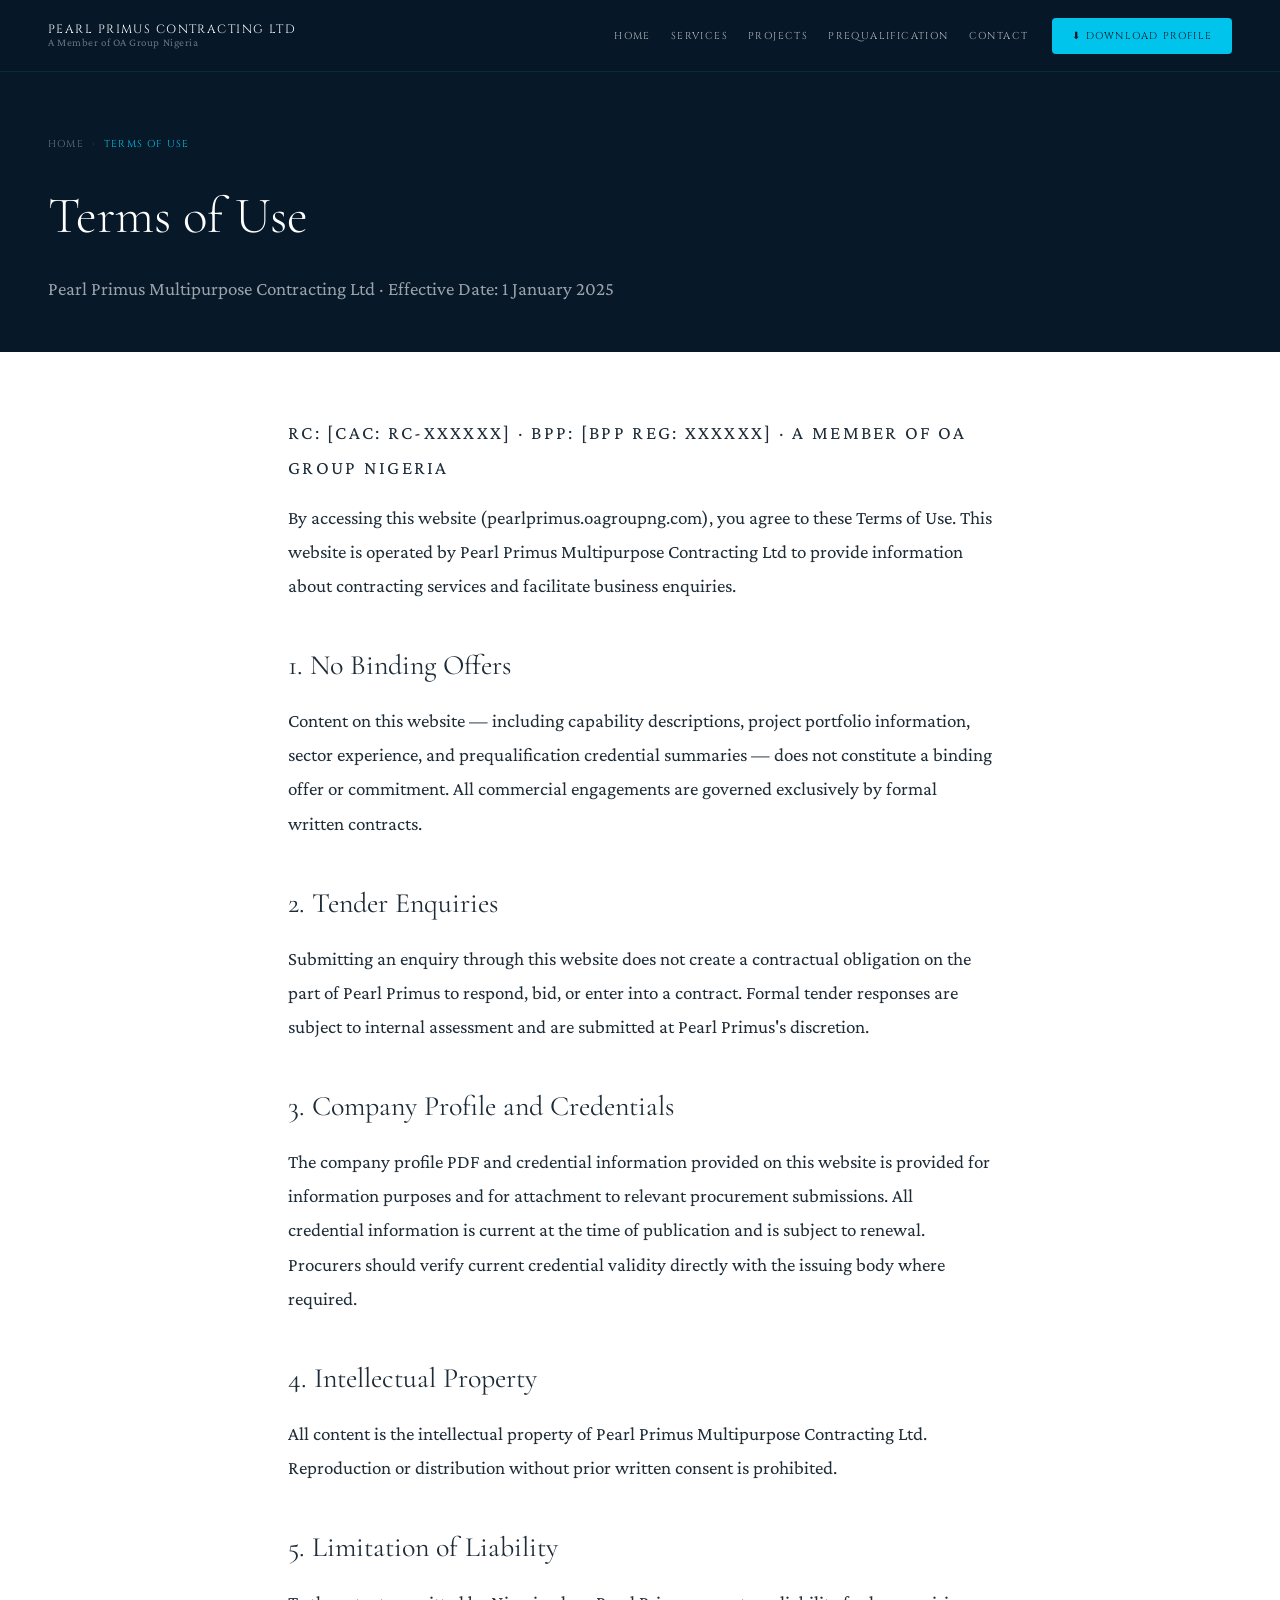
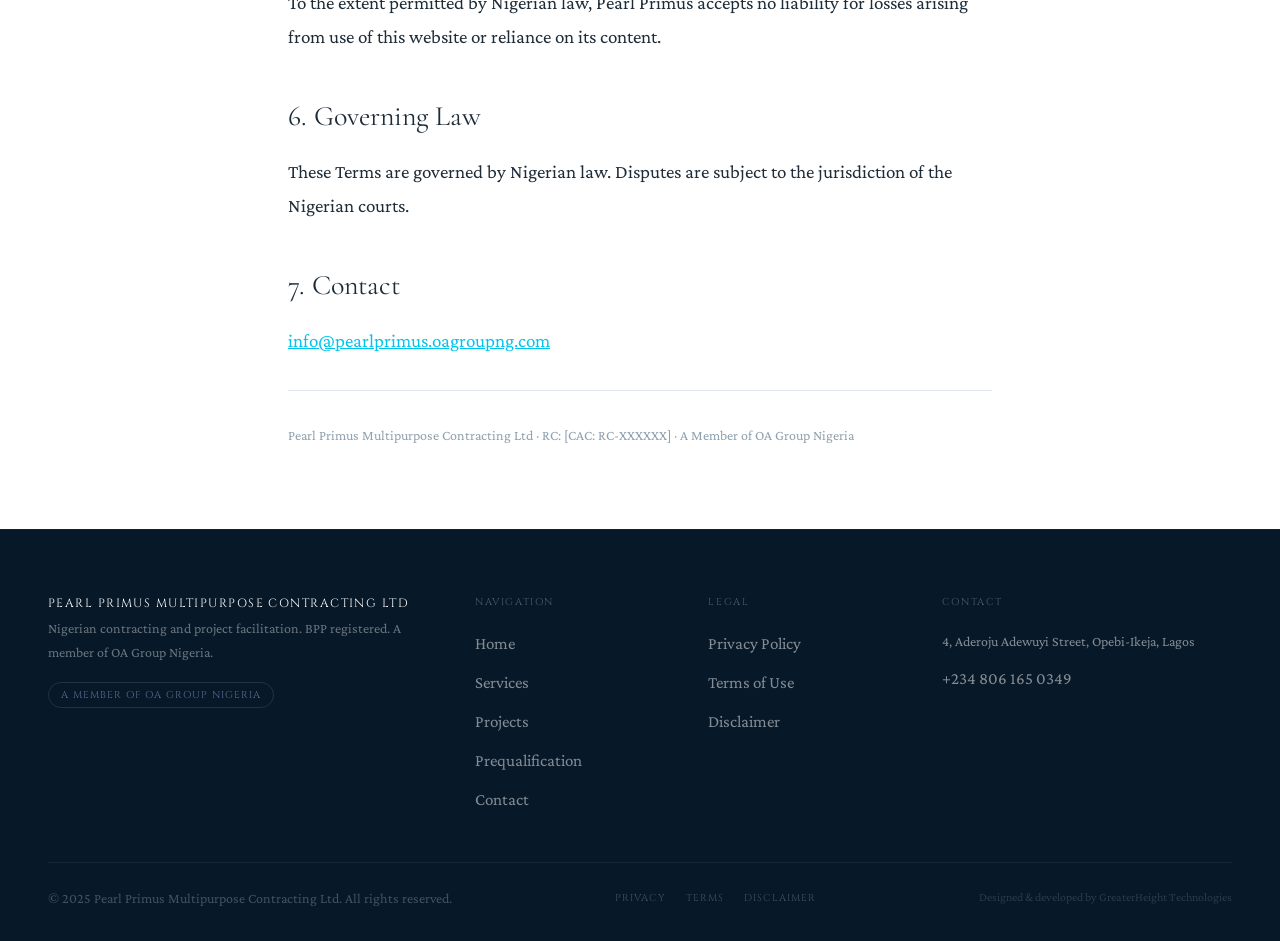
<file: terms/index.html>
<!DOCTYPE html>
<html lang="en"><head><meta charset="UTF-8"><meta name="viewport" content="width=device-width, initial-scale=1.0"><title>Terms of Use — Pearl Primus Multipurpose Contracting Ltd</title><link rel="canonical" href="https://pearlprimus.oagroupng.com/terms/"><link rel="preconnect" href="https://fonts.googleapis.com"><link rel="preconnect" href="https://fonts.gstatic.com" crossorigin><link href="https://fonts.googleapis.com/css2?family=Cinzel:wght@400;600;700&family=Cormorant+Garamond:ital,wght@0,300;0,400;0,600;1,300;1,400&family=Crimson+Pro:ital,wght@0,300;0,400;0,500;0,600;1,300;1,400&display=swap" rel="stylesheet"><link rel="stylesheet" href="/css/variables.css"><link rel="stylesheet" href="/css/styles.css"><link rel="stylesheet" href="/css/responsive.css"><style>.legal-hero{background:var(--pp-navy-deep);padding-top:calc(var(--nav-height) + var(--sp-16));padding-bottom:var(--sp-12);}.legal-body{max-width:800px;margin:0 auto;padding:var(--sp-16) var(--gutter);}.legal-body h2{font-family:var(--font-display);font-size:var(--text-2xl);color:var(--grey-800);margin:var(--sp-10) 0 var(--sp-4);font-weight:400;}.legal-body p{font-family:var(--font-body);font-size:var(--text-lg);color:var(--grey-800);line-height:1.8;margin-bottom:var(--sp-4);max-width:none;}.legal-body ul{margin:var(--sp-4) 0 var(--sp-6) var(--sp-6);}.legal-body ul li{font-family:var(--font-body);font-size:var(--text-lg);color:var(--grey-800);line-height:1.8;margin-bottom:var(--sp-2);list-style:disc;}.legal-body a{color:var(--pp-cyan);text-decoration:underline;}.legal-meta{font-family:var(--font-label);font-size:10px;letter-spacing:0.12em;text-transform:uppercase;color:var(--grey-400);margin-bottom:var(--sp-8);}.legal-divider{border:none;border-top:1px solid var(--grey-100);margin:var(--sp-8) 0;}</style></head><body>
<a href="#main" class="skip-link">Skip to main content</a>
<nav class="nav" id="mainNav" role="navigation" aria-label="Main navigation"><div class="nav__inner"><a href="/" class="nav__logo"><span class="nav__logo-name">Pearl Primus Contracting Ltd</span><span class="nav__logo-sub">A Member of OA Group Nigeria</span></a><div class="nav__links"><a href="/" class="nav__link">Home</a><a href="/services/" class="nav__link">Services</a><a href="/projects/" class="nav__link">Projects</a><a href="/prequalification/" class="nav__link">Prequalification</a><a href="/contact/" class="nav__link">Contact</a></div><a href="/prequalification/#profile" class="nav__profile">⬇ Download Profile</a><button class="nav__hamburger" id="navHamburger" aria-label="Open menu" aria-expanded="false" aria-controls="mobileMenu"><span></span><span></span><span></span></button></div></nav>
<div class="nav__mobile" id="mobileMenu"><a href="/" class="nav__link">Home</a><a href="/services/" class="nav__link">Services</a><a href="/projects/" class="nav__link">Projects</a><a href="/prequalification/" class="nav__link">Prequalification</a><a href="/contact/" class="nav__link">Contact</a></div>
<main id="main">
<section class="legal-hero"><div class="container"><nav aria-label="Breadcrumb" class="breadcrumb"><a href="/">Home</a><span class="breadcrumb__sep">›</span><span class="breadcrumb__current">Terms of Use</span></nav><h1 style="font-family:var(--font-display);font-weight:300;font-size:clamp(2rem,4vw,3.5rem);color:var(--white);margin-bottom:var(--sp-4);">Terms of Use</h1><p style="font-family:var(--font-body);color:rgba(255,255,255,0.6);font-size:var(--text-lg);">Pearl Primus Multipurpose Contracting Ltd · Effective Date: 1 January 2025</p></div></section>
<article class="legal-body"><p class="legal-meta">RC: [CAC: RC-XXXXXX] · BPP: [BPP REG: XXXXXX] · A Member of OA Group Nigeria</p>
<p>By accessing this website (pearlprimus.oagroupng.com), you agree to these Terms of Use. This website is operated by Pearl Primus Multipurpose Contracting Ltd to provide information about contracting services and facilitate business enquiries.</p>
<h2>1. No Binding Offers</h2>
<p>Content on this website — including capability descriptions, project portfolio information, sector experience, and prequalification credential summaries — does not constitute a binding offer or commitment. All commercial engagements are governed exclusively by formal written contracts.</p>
<h2>2. Tender Enquiries</h2>
<p>Submitting an enquiry through this website does not create a contractual obligation on the part of Pearl Primus to respond, bid, or enter into a contract. Formal tender responses are subject to internal assessment and are submitted at Pearl Primus's discretion.</p>
<h2>3. Company Profile and Credentials</h2>
<p>The company profile PDF and credential information provided on this website is provided for information purposes and for attachment to relevant procurement submissions. All credential information is current at the time of publication and is subject to renewal. Procurers should verify current credential validity directly with the issuing body where required.</p>
<h2>4. Intellectual Property</h2>
<p>All content is the intellectual property of Pearl Primus Multipurpose Contracting Ltd. Reproduction or distribution without prior written consent is prohibited.</p>
<h2>5. Limitation of Liability</h2>
<p>To the extent permitted by Nigerian law, Pearl Primus accepts no liability for losses arising from use of this website or reliance on its content.</p>
<h2>6. Governing Law</h2>
<p>These Terms are governed by Nigerian law. Disputes are subject to the jurisdiction of the Nigerian courts.</p>
<h2>7. Contact</h2>
<p><a href="mailto:info@pearlprimus.oagroupng.com">info@pearlprimus.oagroupng.com</a></p>
<hr class="legal-divider"><p style="font-size:var(--text-sm);color:var(--grey-400);">Pearl Primus Multipurpose Contracting Ltd · RC: [CAC: RC-XXXXXX] · A Member of OA Group Nigeria</p>
</article></main>
<footer class="footer" role="contentinfo"><div class="container"><div class="footer__grid"><div><div class="footer__brand-name">Pearl Primus Multipurpose Contracting Ltd</div><p class="footer__desc">Nigerian contracting and project facilitation. BPP registered. A member of OA Group Nigeria.</p><a href="https://oagroupng.com" class="footer__group-badge" target="_blank" rel="noopener">A Member of OA Group Nigeria</a></div><div><div class="footer__col-title">Navigation</div><nav class="footer__links"><a href="/" class="footer__link">Home</a><a href="/services/" class="footer__link">Services</a><a href="/projects/" class="footer__link">Projects</a><a href="/prequalification/" class="footer__link">Prequalification</a><a href="/contact/" class="footer__link">Contact</a></nav></div><div><div class="footer__col-title">Legal</div><nav class="footer__links"><a href="/privacy/" class="footer__link">Privacy Policy</a><a href="/terms/" class="footer__link">Terms of Use</a><a href="/disclaimer/" class="footer__link">Disclaimer</a></nav></div><div><div class="footer__col-title">Contact</div><address style="font-style:normal;"><p class="footer__contact-item">4, Aderoju Adewuyi Street, Opebi-Ikeja, Lagos</p><p class="footer__contact-item"><a href="tel:+2348061650349" class="footer__link">+234 806 165 0349</a></p></address></div></div><div class="footer__bottom"><p class="footer__copy">© 2025 Pearl Primus Multipurpose Contracting Ltd. All rights reserved.</p><nav class="footer__legal"><a href="/privacy/">Privacy</a><a href="/terms/">Terms</a><a href="/disclaimer/">Disclaimer</a></nav><p class="footer__dev">Designed & developed by GreaterHeight Technologies</p></div></div></footer>
<script src="/js/navigation.js" defer></script><script src="/js/main.js" defer></script>
</body></html>
</file>
<file: css/variables.css>
/* ============================================================
   Pearl Primus Multipurpose Contracting Ltd
   Primary: #14344C | Accent: #00C4EC | Supporting: #747474
   ============================================================ */
:root {
  /* Pearl Primus Brand */
  --pp-navy:        #14344C;
  --pp-navy-dark:   #0C2233;
  --pp-navy-deep:   #071828;
  --pp-navy-mid:    #1E4A6E;
  --pp-cyan:        #00C4EC;
  --pp-cyan-dark:   #009BBD;
  --pp-cyan-pale:   #E8F9FD;
  --pp-grey:        #747474;
  --pp-grey-light:  #B8B8B8;

  /* Dark backgrounds */
  --dark-bg:        #071828;
  --dark-mid:       #0F2438;
  --dark-card:      #162E44;

  /* Neutrals */
  --white:          #FFFFFF;
  --off-white:      #F5F8FA;
  --grey-50:        #F0F4F7;
  --grey-100:       #E2E8EE;
  --grey-200:       #C8D4DC;
  --grey-400:       #8FA0AE;
  --grey-600:       #526070;
  --grey-700:       #374652;
  --grey-800:       #1E2C38;

  /* Group */
  --group-blue:     #5C6C94;

  /* Typography */
  --font-display:   'Cormorant Garamond', Georgia, serif;
  --font-label:     'Cinzel', 'Times New Roman', serif;
  --font-body:      'Crimson Pro', Georgia, serif;

  /* Scale */
  --text-xs:   0.75rem;    --text-sm:   0.875rem;
  --text-base: 1.0625rem;  --text-lg:   1.1875rem;
  --text-xl:   1.375rem;   --text-2xl:  1.75rem;
  --text-3xl:  2.25rem;    --text-4xl:  2.875rem;
  --text-5xl:  3.75rem;    --text-6xl:  5rem;

  /* Spacing */
  --sp-1:0.25rem; --sp-2:0.5rem;  --sp-3:0.75rem; --sp-4:1rem;
  --sp-5:1.25rem; --sp-6:1.5rem;  --sp-8:2rem;    --sp-10:2.5rem;
  --sp-12:3rem;   --sp-16:4rem;   --sp-20:5rem;   --sp-24:6rem;

  /* Layout */
  --nav-height: 72px;
  --max-width:  1280px;
  --gutter:     clamp(1.25rem, 5vw, 3rem);
  --radius-sm:  4px;  --radius-md: 8px;
  --radius-lg:  12px; --radius-xl: 20px;
  --radius-2xl: 28px; --radius-full: 999px;

  /* Shadows */
  --shadow-sm: 0 1px 4px rgba(20,52,76,0.08);
  --shadow-md: 0 4px 20px rgba(20,52,76,0.12);
  --shadow-lg: 0 8px 40px rgba(20,52,76,0.16);

  --duration-fast: 0.15s;
  --duration:      0.25s;
  --ease:          cubic-bezier(0.4, 0, 0.2, 1);
}
</file>
<file: css/styles.css>
/* ============================================================
   Pearl Primus Multipurpose Contracting Ltd — Core Styles
   ============================================================ */
*,*::before,*::after{box-sizing:border-box;margin:0;padding:0;}
html{scroll-behavior:smooth;-webkit-text-size-adjust:100%;}
body{font-family:var(--font-body);background:var(--white);color:var(--grey-800);line-height:1.6;}
img{max-width:100%;height:auto;display:block;}
a{color:inherit;text-decoration:none;}
button{cursor:pointer;font-family:inherit;border:none;background:none;}

.skip-link{position:absolute;top:-100px;left:0;z-index:1000;background:var(--pp-cyan);color:var(--pp-navy-deep);padding:0.75rem 1.5rem;font-family:var(--font-label);font-size:11px;letter-spacing:0.1em;}
.skip-link:focus{top:0;}

.container{width:100%;max-width:var(--max-width);margin:0 auto;padding:0 var(--gutter);}
.section{padding-block:var(--sp-20);}
.section--lg{padding-block:var(--sp-24);}

/* Navigation */
.nav{position:fixed;top:0;left:0;right:0;z-index:900;height:var(--nav-height);background:rgba(7,24,40,0.98);backdrop-filter:blur(16px);border-bottom:1px solid rgba(0,196,236,0.12);}
.nav__inner{display:flex;align-items:center;gap:var(--sp-6);height:100%;padding:0 var(--gutter);max-width:var(--max-width);margin:0 auto;}
.nav__logo{display:flex;flex-direction:column;line-height:1;text-decoration:none;}
.nav__logo-name{font-family:var(--font-label);font-size:12px;letter-spacing:0.12em;text-transform:uppercase;color:var(--white);}
.nav__logo-sub{font-family:var(--font-body);font-size:11px;color:rgba(255,255,255,0.4);letter-spacing:0.05em;margin-top:2px;}
.nav__links{display:flex;align-items:center;gap:var(--sp-5);margin-left:auto;}
.nav__link{font-family:var(--font-label);font-size:10px;letter-spacing:0.14em;text-transform:uppercase;color:rgba(255,255,255,0.7);transition:color var(--duration-fast);}
.nav__link:hover,.nav__link--active{color:var(--pp-cyan);}
.nav__profile{font-family:var(--font-label);font-size:10px;letter-spacing:0.12em;text-transform:uppercase;color:var(--pp-navy-deep);background:var(--pp-cyan);padding:0.625rem 1.25rem;border-radius:var(--radius-sm);transition:background var(--duration-fast);display:flex;align-items:center;gap:var(--sp-2);flex-shrink:0;}
.nav__profile:hover{background:var(--pp-cyan-dark);}
.nav__cta{font-family:var(--font-label);font-size:10px;letter-spacing:0.12em;text-transform:uppercase;border:1px solid rgba(0,196,236,0.4);color:var(--pp-cyan);padding:0.625rem 1.25rem;border-radius:var(--radius-sm);transition:all var(--duration-fast);flex-shrink:0;}
.nav__cta:hover{background:var(--pp-cyan);color:var(--pp-navy-deep);}
.nav__hamburger{display:none;flex-direction:column;gap:5px;padding:0.5rem;margin-left:var(--sp-3);}
.nav__hamburger span{display:block;width:22px;height:2px;background:rgba(255,255,255,0.8);border-radius:2px;transition:all var(--duration);}
.nav__mobile{display:none;position:fixed;inset:0;top:var(--nav-height);background:var(--dark-bg);z-index:800;flex-direction:column;padding:var(--sp-6) var(--gutter);gap:var(--sp-4);overflow-y:auto;}
.nav__mobile.open{display:flex;}

.breadcrumb{font-family:var(--font-label);font-size:10px;letter-spacing:0.12em;text-transform:uppercase;display:flex;align-items:center;gap:var(--sp-2);color:rgba(255,255,255,0.4);margin-bottom:var(--sp-6);}
.breadcrumb a{color:rgba(255,255,255,0.4);transition:color var(--duration-fast);}
.breadcrumb a:hover{color:var(--pp-cyan);}
.breadcrumb__sep{color:rgba(255,255,255,0.2);}
.breadcrumb__current{color:var(--pp-cyan);}

/* Buttons */
.btn{display:inline-flex;align-items:center;gap:var(--sp-2);font-family:var(--font-label);font-size:11px;letter-spacing:0.12em;text-transform:uppercase;padding:0.875rem 2rem;border-radius:var(--radius-sm);transition:all var(--duration-fast);cursor:pointer;text-decoration:none;white-space:nowrap;}
.btn-cyan{background:var(--pp-cyan);color:var(--pp-navy-deep);}
.btn-cyan:hover{background:var(--pp-cyan-dark);}
.btn-navy{background:var(--pp-navy);color:var(--white);}
.btn-navy:hover{background:var(--pp-navy-dark);}
.btn-outline{background:transparent;color:var(--white);border:1px solid rgba(255,255,255,0.3);}
.btn-outline:hover{border-color:var(--pp-cyan);color:var(--pp-cyan);}
.btn-outline-navy{background:transparent;color:var(--pp-navy);border:1px solid var(--pp-navy);}
.btn-outline-navy:hover{background:var(--pp-navy);color:var(--white);}
.btn-secondary{background:transparent;color:var(--grey-700);border:1px solid var(--grey-200);}
.btn-secondary:hover{background:var(--pp-cyan-pale);border-color:var(--pp-cyan);color:var(--pp-navy);}

/* Typography */
.section-label{font-family:var(--font-label);font-size:10px;letter-spacing:0.16em;text-transform:uppercase;color:var(--pp-cyan);display:block;margin-bottom:var(--sp-4);}
.section-title{font-family:var(--font-display);font-size:clamp(var(--text-3xl),4vw,var(--text-5xl));font-weight:300;color:var(--grey-800);line-height:1.1;margin-bottom:var(--sp-6);max-width:22ch;}
.section-title--light{color:var(--white);}
.section-body{font-family:var(--font-body);font-size:var(--text-lg);color:var(--grey-600);line-height:1.75;max-width:56ch;}
.lead{font-family:var(--font-body);font-size:var(--text-xl);color:var(--grey-600);line-height:1.7;max-width:60ch;}

.two-col{display:grid;grid-template-columns:1fr 1fr;gap:clamp(var(--sp-10),5vw,var(--sp-20));align-items:start;}
.two-col--wide{grid-template-columns:1.4fr 1fr;}

/* Certification / credential badges */
.cert-badge{display:inline-flex;align-items:center;gap:var(--sp-3);font-family:var(--font-label);font-size:10px;letter-spacing:0.12em;text-transform:uppercase;padding:0.5rem 1rem 0.5rem 0.75rem;border-radius:var(--radius-sm);border:1px solid;}
.cert-badge--bpp{border-color:rgba(0,196,236,0.4);color:var(--pp-cyan);background:rgba(0,196,236,0.08);}
.cert-badge--cac{border-color:rgba(255,255,255,0.25);color:rgba(255,255,255,0.7);}
.cert-badge--tax{border-color:rgba(255,255,255,0.2);color:rgba(255,255,255,0.6);}
.cert-badge__dot{width:8px;height:8px;border-radius:50%;background:currentColor;flex-shrink:0;}

/* Service cards */
.services-grid{display:grid;grid-template-columns:repeat(2,1fr);gap:var(--sp-6);}
.service-card{padding:var(--sp-8);border:1px solid var(--grey-100);border-radius:var(--radius-xl);background:var(--white);transition:transform var(--duration) var(--ease),box-shadow var(--duration) var(--ease),border-color var(--duration);}
.service-card:hover{transform:translateY(-4px);box-shadow:var(--shadow-md);border-color:var(--pp-cyan);}
.service-card__icon{font-size:2.25rem;margin-bottom:var(--sp-5);}
.service-card__num{font-family:var(--font-display);font-size:var(--text-5xl);font-weight:300;color:var(--grey-100);line-height:1;margin-bottom:var(--sp-3);}
.service-card__name{font-family:var(--font-display);font-size:var(--text-2xl);font-weight:400;color:var(--grey-800);margin-bottom:var(--sp-3);line-height:1.2;}
.service-card__desc{font-family:var(--font-body);font-size:var(--text-base);color:var(--grey-600);line-height:1.7;margin-bottom:var(--sp-4);}
.service-card__tags{display:flex;flex-wrap:wrap;gap:var(--sp-2);margin-bottom:var(--sp-4);}
.service-tag{font-family:var(--font-label);font-size:9px;letter-spacing:0.1em;text-transform:uppercase;padding:0.2rem 0.625rem;border:1px solid var(--grey-200);border-radius:var(--radius-full);color:var(--grey-600);}
.service-card__link{font-family:var(--font-label);font-size:11px;letter-spacing:0.1em;text-transform:uppercase;color:var(--pp-navy);display:inline-flex;align-items:center;gap:var(--sp-2);transition:gap var(--duration-fast),color var(--duration-fast);}
.service-card:hover .service-card__link{color:var(--pp-cyan);gap:var(--sp-3);}

/* Sector cards */
.sectors-grid{display:grid;grid-template-columns:repeat(5,1fr);gap:var(--sp-4);}
.sector-card{padding:var(--sp-6) var(--sp-4);border:1px solid rgba(255,255,255,0.08);border-radius:var(--radius-lg);text-align:center;background:rgba(255,255,255,0.04);transition:all var(--duration);}
.sector-card:hover{border-color:var(--pp-cyan);background:rgba(0,196,236,0.06);}
.sector-card__icon{font-size:2rem;margin-bottom:var(--sp-3);}
.sector-card__name{font-family:var(--font-display);font-size:var(--text-lg);font-weight:400;color:var(--white);margin-bottom:var(--sp-2);}
.sector-card__desc{font-family:var(--font-body);font-size:var(--text-sm);color:rgba(255,255,255,0.45);line-height:1.5;}

/* Project portfolio cards */
.projects-grid{display:grid;grid-template-columns:repeat(3,1fr);gap:var(--sp-6);}
.project-card{border-radius:var(--radius-xl);border:1px solid var(--grey-100);background:var(--white);overflow:hidden;transition:transform var(--duration) var(--ease),box-shadow var(--duration) var(--ease);}
.project-card:hover{transform:translateY(-4px);box-shadow:var(--shadow-md);}
.project-card__header{padding:var(--sp-8) var(--sp-6);background:linear-gradient(135deg,var(--pp-navy-dark),var(--pp-navy));}
.project-card__sector{font-family:var(--font-label);font-size:10px;letter-spacing:0.14em;text-transform:uppercase;color:var(--pp-cyan);margin-bottom:var(--sp-3);}
.project-card__name{font-family:var(--font-display);font-size:var(--text-2xl);font-weight:300;color:var(--white);line-height:1.2;margin-bottom:var(--sp-2);}
.project-card__value{font-family:var(--font-body);font-size:var(--text-base);color:rgba(255,255,255,0.5);}
.project-card__body{padding:var(--sp-6);}
.project-card__desc{font-family:var(--font-body);font-size:var(--text-base);color:var(--grey-600);line-height:1.7;margin-bottom:var(--sp-4);}
.project-card__meta{display:flex;gap:var(--sp-4);flex-wrap:wrap;}
.project-card__meta-item{font-family:var(--font-label);font-size:9px;letter-spacing:0.1em;text-transform:uppercase;color:var(--grey-400);}
.project-card__meta-item strong{color:var(--pp-navy);display:block;margin-bottom:2px;}

/* Prequalification table */
.preq-table{width:100%;border-collapse:collapse;}
.preq-table th{font-family:var(--font-label);font-size:10px;letter-spacing:0.12em;text-transform:uppercase;color:var(--grey-400);text-align:left;padding:var(--sp-3) var(--sp-4);border-bottom:2px solid var(--grey-100);}
.preq-table td{font-family:var(--font-body);font-size:var(--text-base);color:var(--grey-700);padding:var(--sp-4);border-bottom:1px solid var(--grey-100);}
.preq-table tr:last-child td{border-bottom:none;}
.preq-table td:first-child{font-weight:500;color:var(--grey-800);}
.preq-status{display:inline-flex;align-items:center;gap:var(--sp-2);font-family:var(--font-label);font-size:9px;letter-spacing:0.1em;text-transform:uppercase;padding:0.2rem 0.6rem;border-radius:var(--radius-full);}
.preq-status--available{background:rgba(0,196,236,0.1);color:var(--pp-cyan-dark);border:1px solid rgba(0,196,236,0.25);}
.preq-status--pending{background:rgba(245,138,43,0.1);color:#C97A10;border:1px solid rgba(245,138,43,0.25);}

/* Download CTA box */
.download-box{background:linear-gradient(135deg,var(--pp-navy) 0%,var(--pp-navy-mid) 100%);border-radius:var(--radius-2xl);padding:var(--sp-10);border:1px solid rgba(0,196,236,0.15);}
.download-box__title{font-family:var(--font-display);font-size:var(--text-3xl);font-weight:300;color:var(--white);margin-bottom:var(--sp-3);line-height:1.2;}
.download-box__sub{font-family:var(--font-body);font-size:var(--text-lg);color:rgba(255,255,255,0.6);margin-bottom:var(--sp-8);line-height:1.7;}
.download-box__meta{font-family:var(--font-label);font-size:10px;letter-spacing:0.1em;text-transform:uppercase;color:rgba(255,255,255,0.3);margin-top:var(--sp-4);}

/* Forms */
.form-group{margin-bottom:var(--sp-5);}
.form-label{font-family:var(--font-label);font-size:10px;letter-spacing:0.12em;text-transform:uppercase;color:var(--grey-600);display:block;margin-bottom:var(--sp-2);}
.form-input,.form-select,.form-textarea{width:100%;padding:0.875rem 1rem;border:1px solid var(--grey-200);border-radius:var(--radius-sm);font-family:var(--font-body);font-size:var(--text-base);color:var(--grey-800);background:var(--white);transition:border-color var(--duration-fast);}
.form-input:focus,.form-select:focus,.form-textarea:focus{outline:none;border-color:var(--pp-cyan);}
.form-textarea{min-height:140px;resize:vertical;}
.form-row-2{display:grid;grid-template-columns:1fr 1fr;gap:var(--sp-5);}
.form-checkbox{display:flex;align-items:flex-start;gap:var(--sp-3);}
.form-checkbox-label{font-family:var(--font-body);font-size:var(--text-base);color:var(--grey-600);line-height:1.6;}
.form-error{font-family:var(--font-body);font-size:var(--text-sm);color:#c62828;margin-top:var(--sp-1);display:none;}
.form-group.error .form-error{display:block;}
.form-group.error .form-input,.form-group.error .form-select,.form-group.error .form-textarea{border-color:#c62828;}

/* Cross-referral */
.cross-referral{background:var(--pp-cyan-pale);border:1px solid rgba(0,196,236,0.2);border-radius:var(--radius-2xl);padding:var(--sp-8) var(--sp-10);display:flex;align-items:center;justify-content:space-between;gap:var(--sp-8);flex-wrap:wrap;}
.cross-referral__text{font-family:var(--font-body);font-size:var(--text-lg);color:var(--grey-700);line-height:1.6;}

/* CTA Banner */
.cta-banner{background:linear-gradient(135deg,var(--pp-navy-dark) 0%,var(--pp-navy) 60%,var(--pp-navy-mid) 100%);padding:var(--sp-20) 0;text-align:center;position:relative;overflow:hidden;}
.cta-banner::before{content:'';position:absolute;inset:0;background:radial-gradient(ellipse 60% 80% at 80% 50%,rgba(0,196,236,0.06),transparent);}
.cta-banner__content{max-width:700px;margin:0 auto;padding:0 var(--gutter);position:relative;z-index:1;}
.cta-banner__title{font-family:var(--font-display);font-size:clamp(var(--text-3xl),4vw,var(--text-5xl));font-weight:300;color:var(--white);margin-bottom:var(--sp-4);}
.cta-banner__sub{font-family:var(--font-body);font-size:var(--text-xl);color:rgba(255,255,255,0.6);margin-bottom:var(--sp-10);font-weight:300;line-height:1.7;}
.cta-banner__actions{display:flex;gap:var(--sp-4);justify-content:center;flex-wrap:wrap;}

/* Footer */
.footer{background:var(--dark-bg);padding-block:var(--sp-16) var(--sp-8);border-top:1px solid rgba(0,196,236,0.08);}
.footer__grid{display:grid;grid-template-columns:2fr 1fr 1fr 1.5fr;gap:var(--sp-10);margin-bottom:var(--sp-12);}
.footer__brand-name{font-family:var(--font-label);font-size:12px;letter-spacing:0.12em;text-transform:uppercase;color:var(--white);margin-bottom:var(--sp-1);}
.footer__brand-tag{font-family:var(--font-body);font-size:var(--text-sm);color:var(--pp-cyan);margin-bottom:var(--sp-4);font-style:italic;}
.footer__desc{font-family:var(--font-body);font-size:var(--text-sm);color:rgba(255,255,255,0.4);line-height:1.7;margin-bottom:var(--sp-4);}
.footer__group-badge{display:inline-flex;align-items:center;gap:var(--sp-2);font-family:var(--font-label);font-size:10px;letter-spacing:0.1em;text-transform:uppercase;color:var(--group-blue);border:1px solid rgba(92,108,148,0.3);border-radius:var(--radius-full);padding:0.25rem 0.75rem;transition:color var(--duration-fast);margin-bottom:var(--sp-2);}
.footer__group-badge:hover{color:#AAB4C8;}
.footer__cac{font-family:var(--font-label);font-size:10px;letter-spacing:0.1em;text-transform:uppercase;color:rgba(255,255,255,0.2);}
.footer__col-title{font-family:var(--font-label);font-size:10px;letter-spacing:0.16em;text-transform:uppercase;color:rgba(255,255,255,0.3);margin-bottom:var(--sp-5);}
.footer__links{display:flex;flex-direction:column;gap:var(--sp-3);}
.footer__link{font-family:var(--font-body);font-size:var(--text-base);color:rgba(255,255,255,0.5);transition:color var(--duration-fast);}
.footer__link:hover{color:var(--pp-cyan);}
.footer__contact-item{font-family:var(--font-body);font-size:var(--text-sm);color:rgba(255,255,255,0.5);line-height:1.65;margin-bottom:var(--sp-3);}
.footer__socials{display:flex;gap:var(--sp-3);margin-top:var(--sp-5);}
.footer__social{font-family:var(--font-label);font-size:11px;width:34px;height:34px;display:flex;align-items:center;justify-content:center;border:1px solid rgba(255,255,255,0.15);border-radius:var(--radius-sm);color:rgba(255,255,255,0.5);transition:all var(--duration-fast);}
.footer__social:hover{border-color:var(--pp-cyan);color:var(--pp-cyan);}
.footer__bottom{border-top:1px solid rgba(255,255,255,0.06);padding-top:var(--sp-6);display:flex;align-items:center;justify-content:space-between;flex-wrap:wrap;gap:var(--sp-4);}
.footer__copy{font-family:var(--font-body);font-size:var(--text-sm);color:rgba(255,255,255,0.25);}
.footer__legal{display:flex;gap:var(--sp-5);}
.footer__legal a{font-family:var(--font-label);font-size:10px;letter-spacing:0.1em;text-transform:uppercase;color:rgba(255,255,255,0.25);transition:color var(--duration-fast);}
.footer__legal a:hover{color:var(--pp-cyan);}
.footer__dev{font-family:var(--font-body);font-size:var(--text-xs);color:rgba(255,255,255,0.15);}

/* Cookie */
.cookie-banner{position:fixed;bottom:0;left:0;right:0;z-index:800;background:var(--dark-bg);border-top:1px solid rgba(0,196,236,0.1);padding:var(--sp-4) var(--gutter);display:flex;align-items:center;justify-content:space-between;gap:var(--sp-8);flex-wrap:wrap;}
.cookie-banner__text{font-family:var(--font-body);font-size:var(--text-sm);color:rgba(255,255,255,0.6);}
.cookie-banner__actions{display:flex;gap:var(--sp-3);flex-shrink:0;}

/* Reveal */
.reveal{opacity:0;transform:translateY(24px);transition:opacity 0.6s var(--ease),transform 0.6s var(--ease);}
.reveal.visible{opacity:1;transform:none;}
.reveal--delay-1{transition-delay:0.1s;}
.reveal--delay-2{transition-delay:0.2s;}
.reveal--delay-3{transition-delay:0.3s;}
.reveal--delay-4{transition-delay:0.4s;}
</file>
<file: css/animations.css>
@keyframes fadeUp{from{opacity:0;transform:translateY(32px);}to{opacity:1;transform:none;}}
@keyframes fadeIn{from{opacity:0;}to{opacity:1;}}
@keyframes scanline{0%{transform:translateY(-100%);}100%{transform:translateY(100vh);}}
.animate-fade-up{animation:fadeUp 0.7s var(--ease) both;}
</file>
<file: css/responsive.css>
@media(max-width:1280px){.sectors-grid{grid-template-columns:repeat(3,1fr);}.projects-grid{grid-template-columns:repeat(2,1fr);}}
@media(max-width:1024px){
  .two-col,.two-col--wide{grid-template-columns:1fr;}
  .services-grid{grid-template-columns:1fr;}
  .footer__grid{grid-template-columns:1fr 1fr;}
  .nav__links{display:none;}
  .nav__cta{display:none;}
  .nav__hamburger{display:flex;}
}
@media(max-width:768px){
  .projects-grid{grid-template-columns:1fr;}
  .sectors-grid{grid-template-columns:repeat(2,1fr);}
  .footer__grid{grid-template-columns:1fr;}
  .cross-referral{flex-direction:column;align-items:flex-start;}
  .form-row-2{grid-template-columns:1fr;}
  .cta-banner__actions{flex-direction:column;align-items:center;}
  .footer__bottom{flex-direction:column;align-items:flex-start;}
  .preq-table{display:block;overflow-x:auto;}
}
@media(max-width:480px){.sectors-grid{grid-template-columns:1fr 1fr;}}
</file>
